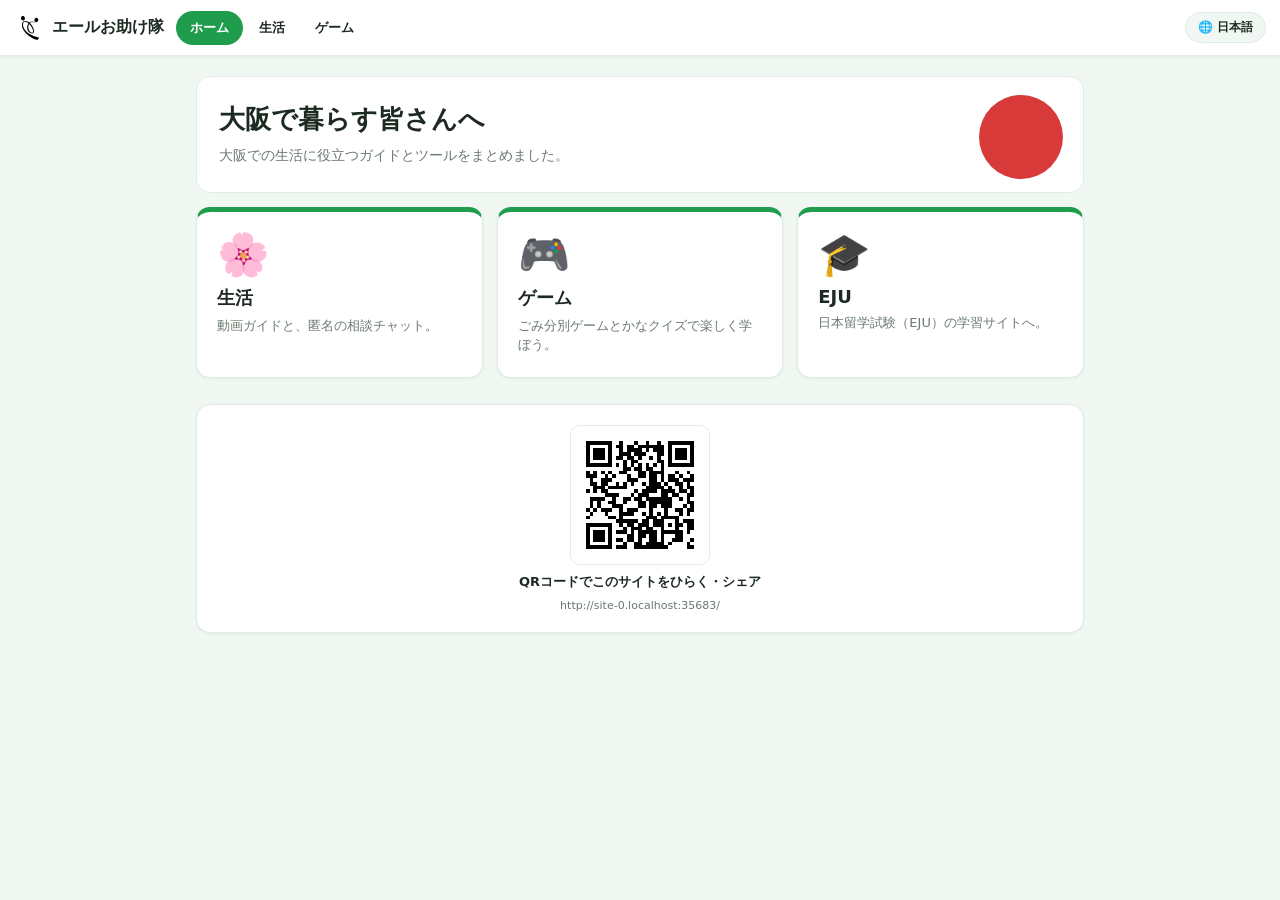
<file: index.html>
<!DOCTYPE html>
<html lang="ja">
<head>
<meta charset="UTF-8" />
<meta name="viewport" content="width=device-width, initial-scale=1.0, viewport-fit=cover" />
<title>エールお助け隊</title>
<link rel="icon" href="images/logo.svg" />
<link rel="stylesheet" href="styles.css" />
<style>
  /* White field with a red disc in the corner — Japanese-flag motif. */
  .hero {
    background: #ffffff;
    border: 1px solid var(--c-line);
    border-radius: var(--radius);
    padding: 26px 22px;
    margin-bottom: 14px;
    position: relative;
    overflow: hidden;
  }
  .hero::after {
    content: '';
    position: absolute;
    top: 18px; right: 20px;
    width: 84px; height: 84px;
    border-radius: 50%;
    background: var(--c-red);
  }
  .hero h1 { margin-bottom: 8px; max-width: calc(100% - 96px); }
  .hero .lead { margin-bottom: 0; font-size: 14px; max-width: calc(100% - 96px); }
  @media (max-width: 420px) {
    .hero::after { width: 60px; height: 60px; top: 16px; right: 16px; }
    .hero h1, .hero .lead { max-width: calc(100% - 72px); }
  }

  .cat-grid {
    display: grid;
    grid-template-columns: repeat(auto-fit, minmax(240px, 1fr));
    gap: 14px;
    margin-bottom: 8px;
  }
  .cat-card {
    background: var(--c-panel);
    border: 1px solid var(--c-line);
    border-radius: var(--radius);
    padding: 22px 20px;
    text-decoration: none;
    color: var(--c-text);
    box-shadow: var(--shadow-sm);
    transition: transform 0.15s ease, box-shadow 0.15s ease;
    display: flex;
    flex-direction: column;
    gap: 6px;
    border-top: 5px solid var(--c-accent);
  }
  .cat-card:hover { transform: translateY(-4px); box-shadow: var(--shadow-md); }
  .cat-card.soon { border-top-color: var(--c-red); opacity: 0.92; }
  .cat-icon { font-size: 42px; line-height: 1; margin-bottom: 4px; }
  .cat-card h3 { font-size: 18px; font-weight: 800; }
  .cat-card p { font-size: 13px; color: var(--c-muted); line-height: 1.5; }
  .cat-badge {
    align-self: flex-start;
    margin-top: 4px;
    font-size: 11px;
    font-weight: 700;
    color: var(--c-red);
    background: var(--c-red-soft);
    border-radius: 999px;
    padding: 2px 10px;
  }
</style>
</head>
<body>

<header class="site-header">
  <a href="index.html" class="site-brand">
    <img src="images/logo.svg" class="site-logo" alt="" />
    <span class="site-brand-text">エールお助け隊</span>
  </a>
  <nav class="site-nav">
    <a href="index.html" class="nav-link" data-page="home"  data-nav="home">ホーム</a>
    <a href="daily.html" class="nav-link" data-page="daily" data-nav="daily">生活</a>
    <a href="games.html" class="nav-link" data-page="games" data-nav="games">ゲーム</a>
  </nav>
  <button class="site-lang-toggle" type="button">🌐 日本語</button>
</header>

<main class="page">
  <section class="hero">
    <h1 id="heroTitle">大阪で暮らす皆さんへ</h1>
    <p class="lead" id="heroLead">大阪での生活に役立つガイドとツールをまとめました。</p>
  </section>

  <section class="cat-grid">
    <a href="daily.html" class="cat-card">
      <div class="cat-icon">🌸</div>
      <h3 id="catDailyT">生活</h3>
      <p id="catDailyD">動画ガイドと、匿名の相談チャット。</p>
    </a>
    <a href="games.html" class="cat-card">
      <div class="cat-icon">🎮</div>
      <h3 id="catGamesT">ゲーム</h3>
      <p id="catGamesD">ごみ分別ゲームとかなクイズで楽しく学ぼう。</p>
    </a>
    <a href="https://ejuhelp.onrender.com/" class="cat-card">
      <div class="cat-icon">🎓</div>
      <h3 id="catEjuT">EJU</h3>
      <p id="catEjuD">日本留学試験（EJU）の学習サイトへ。</p>
    </a>
  </section>

  <!-- Scan-to-open QR (encodes this site's own URL at runtime) -->
  <section class="qr-card">
    <div class="qr-box" id="qrBox"></div>
    <p class="qr-label" id="qrLabel">QRコードでこのサイトをひらく・シェア</p>
    <p class="qr-url" id="qrUrl"></p>
  </section>

</main>

<script src="common.js"></script>
<script src="qr.js"></script>
<script>
(() => {
  'use strict';
  const HOME_I18N = {
    ja: { heroTitle:'大阪で暮らす皆さんへ', heroLead:'大阪での生活に役立つガイドとツールをまとめました。',
      catDailyT:'生活', catDailyD:'動画ガイドと、匿名の相談チャット。',
      catGamesT:'ゲーム', catGamesD:'ごみ分別ゲームとかなクイズで楽しく学ぼう。',
      qrLabel:'QRコードでこのサイトをひらく・シェア',
      catEjuT:'EJU', catEjuD:'日本留学試験（EJU）の学習サイトへ。' },
    en: { heroTitle:'Welcome to life in Osaka', heroLead:'Guides and tools to help with daily life in Osaka.',
      catDailyT:'Daily Life', catDailyD:'Video guides and an anonymous help chat.',
      catGamesT:'Games', catGamesD:'Learn through the trash-sorting game and kana quiz.',
      qrLabel:'Scan to open or share this site',
      catEjuT:'EJU', catEjuD:'Study site for the EJU (Examination for Japanese University Admission).' },
    zh: { heroTitle:'欢迎在大阪生活', heroLead:'为在大阪生活的人士整理的实用指南和工具。',
      catDailyT:'日常生活', catDailyD:'视频指南与匿名咨询聊天。',
      catGamesT:'游戏', catGamesD:'通过垃圾分类游戏和假名测验快乐学习。',
      qrLabel:'扫码打开或分享本网站',
      catEjuT:'EJU', catEjuD:'前往日本留学考试（EJU）学习网站。' },
    ko: { heroTitle:'오사카에서의 생활을 응원합니다', heroLead:'오사카 생활에 도움이 되는 가이드와 도구 모음입니다.',
      catDailyT:'생활', catDailyD:'동영상 가이드와 익명 상담 채팅.',
      catGamesT:'게임', catGamesD:'쓰레기 분리 게임과 가나 퀴즈로 즐겁게 배우기.',
      qrLabel:'QR코드로 이 사이트 열기·공유',
      catEjuT:'EJU', catEjuD:'일본 유학 시험(EJU) 학습 사이트로 이동.' },
    my: { heroTitle:'အိုဆာကာတွင် နေထိုင်ကြသူများအတွက်', heroLead:'အိုဆာကာတွင် နေထိုင်ရာ၌ အသုံးဝင်သော လမ်းညွှန်များနှင့် ကိရိယာများ။',
      catDailyT:'နေ့စဉ်ဘဝ', catDailyD:'ဗီဒီယိုလမ်းညွှန်နှင့် အမည်ဝှက်အကူအညီ ချက်တင်။',
      catGamesT:'ဂိမ်းများ', catGamesD:'အမှိုက်ခွဲခြားဂိမ်းနှင့် ကာနာပဟေဠိဖြင့် ပျော်ရွှင်စွာ လေ့လာပါ။',
      qrLabel:'ဤဆိုက်ကိုဖွင့်ရန်/မျှဝေရန် QR ကုဒ်ကို စကင်ဖတ်ပါ',
      catEjuT:'EJU', catEjuD:'EJU (ဂျပန်တက္ကသိုလ်ဝင်ခွင့်စာမေးပွဲ) လေ့လာရေးဆိုက်သို့။' },
    vi: { heroTitle:'Chào mừng đến với cuộc sống ở Osaka', heroLead:'Các hướng dẫn và công cụ giúp ích cho cuộc sống ở Osaka.',
      catDailyT:'Đời sống', catDailyD:'Video hướng dẫn và chat hỗ trợ ẩn danh.',
      catGamesT:'Trò chơi', catGamesD:'Học qua trò chơi phân loại rác và trắc nghiệm kana.',
      qrLabel:'Quét mã QR để mở hoặc chia sẻ trang này',
      catEjuT:'EJU', catEjuD:'Đến trang học luyện thi EJU (kỳ thi du học Nhật Bản).' },
  };
  function applyHome() {
    const L = HOME_I18N[getLang()] || HOME_I18N.ja;
    for (const k in L) { const el = document.getElementById(k); if (el) el.textContent = L[k]; }
  }
  function refresh() { applySiteHeader('home'); applyHome(); }
  refresh();
  setupLangToggle(refresh);

  // QR code pointing at this site (whatever domain it is deployed on)
  try {
    const url = (location.origin && location.origin !== 'null')
      ? location.origin + location.pathname.replace(/index\.html$/, '')
      : location.href;
    document.getElementById('qrBox').innerHTML = makeQrSvg(url, 140);
    document.getElementById('qrUrl').textContent = url;
  } catch (e) { console.warn('qr', e); }
})();
</script>
</body>
</html>
</file>
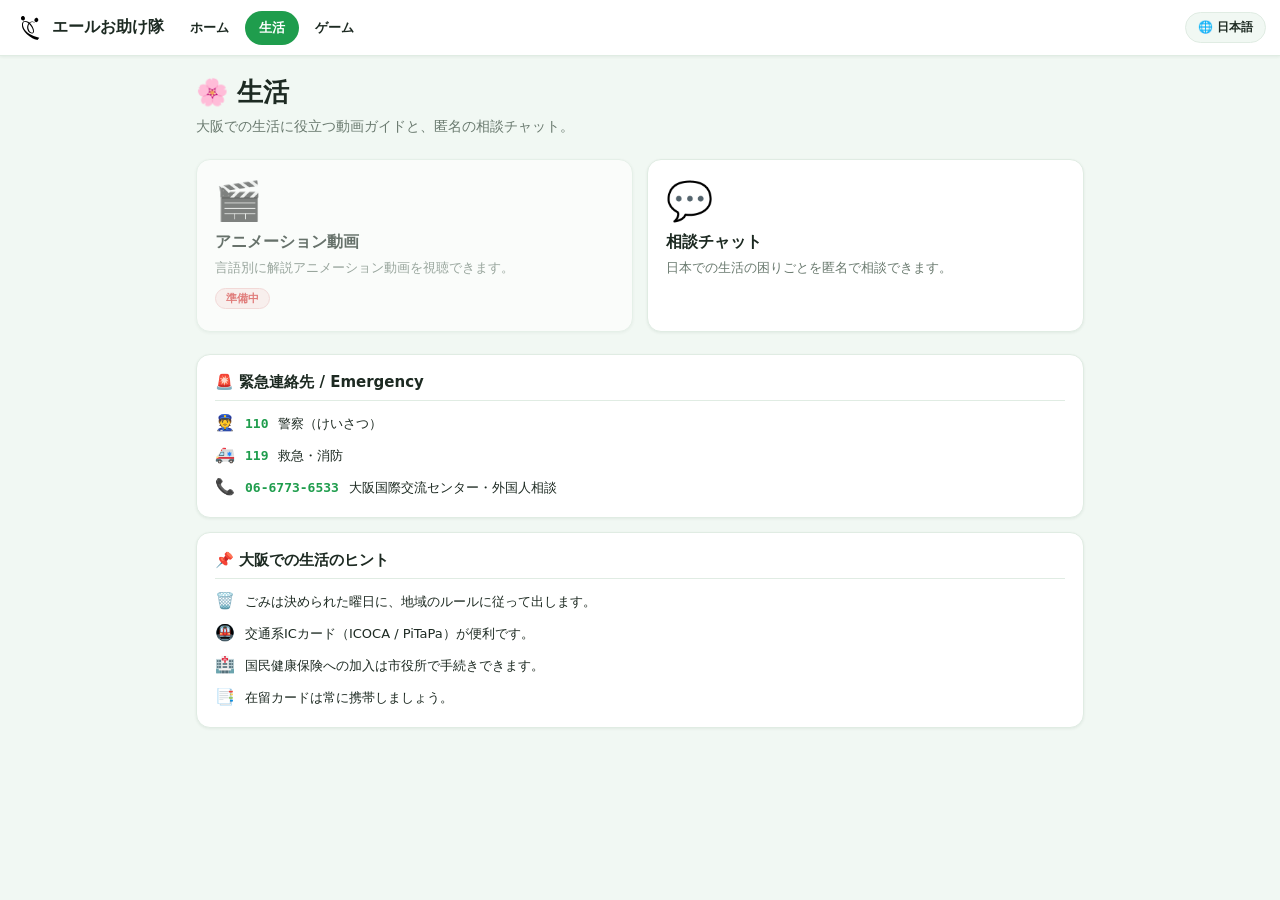
<file: daily.html>
<!DOCTYPE html>
<html lang="ja">
<head>
<meta charset="UTF-8" />
<meta name="viewport" content="width=device-width, initial-scale=1.0, viewport-fit=cover" />
<title>生活 / Daily Life — エールお助け隊</title>
<link rel="icon" href="images/logo.svg" />
<link rel="stylesheet" href="styles.css" />
</head>
<body>

<header class="site-header">
  <a href="index.html" class="site-brand">
    <img src="images/logo.svg" class="site-logo" alt="" />
    <span class="site-brand-text">エールお助け隊</span>
  </a>
  <nav class="site-nav">
    <a href="index.html" class="nav-link" data-page="home"  data-nav="home">ホーム</a>
    <a href="daily.html" class="nav-link" data-page="daily" data-nav="daily">生活</a>
    <a href="games.html" class="nav-link" data-page="games" data-nav="games">ゲーム</a>
  </nav>
  <button class="site-lang-toggle" type="button">🌐 日本語</button>
</header>

<main class="page">
  <h1 id="pageTitle">🌸 生活</h1>
  <p class="lead" id="pageLead">大阪での生活に役立つ動画ガイドと、匿名の相談チャット。</p>

  <section class="feature-grid">
    <!-- Videos temporarily disabled — restore the <a href="videos.html">
         wrapper (and remove the redirect in videos.html) to re-enable. -->
    <div class="feature-card disabled">
      <div class="feature-icon">🎬</div>
      <h3 id="cardVideosT">アニメーション動画</h3>
      <p  id="cardVideosD">言語別に解説アニメーション動画を視聴できます。</p>
      <span class="soon-badge" id="soonBadge">準備中</span>
    </div>
    <a href="contact.html" class="feature-card">
      <div class="feature-icon">💬</div>
      <h3 id="cardContactT">相談チャット</h3>
      <p  id="cardContactD">日本での生活の困りごとを匿名で相談できます。</p>
    </a>
  </section>

  <section class="info-card">
    <h3 id="infoTitle">🚨 緊急連絡先 / Emergency</h3>
    <ul>
      <li><span class="icon">👮</span><span class="num">110</span> <span id="info110">警察（けいさつ）</span></li>
      <li><span class="icon">🚑</span><span class="num">119</span> <span id="info119">救急・消防</span></li>
      <li><span class="icon">📞</span><span class="num">06-6773-6533</span> <span id="infoOsaka">大阪国際交流センター・外国人相談</span></li>
    </ul>
  </section>

  <section class="info-card">
    <h3 id="tipsTitle">📌 大阪での生活のヒント</h3>
    <ul>
      <li><span class="icon">🗑️</span><span id="tip1">ごみは決められた曜日に、地域のルールに従って出します。</span></li>
      <li><span class="icon">🚇</span><span id="tip2">交通系ICカード（ICOCA / PiTaPa）が便利です。</span></li>
      <li><span class="icon">🏥</span><span id="tip3">国民健康保険への加入は市役所で手続きできます。</span></li>
      <li><span class="icon">📑</span><span id="tip4">在留カードは常に携帯しましょう。</span></li>
    </ul>
  </section>

</main>

<script src="common.js"></script>
<script>
(() => {
  'use strict';
  const I18N = {
    ja: { pageTitle:'🌸 生活', pageLead:'大阪での生活に役立つ動画ガイドと、匿名の相談チャット。',
      soonBadge:'準備中', cardVideosT:'アニメーション動画', cardVideosD:'言語別に解説アニメーション動画を視聴できます。',
      cardContactT:'相談チャット', cardContactD:'日本での生活の困りごとを匿名で相談できます。',
      infoTitle:'🚨 緊急連絡先 / Emergency', info110:'警察（けいさつ）', info119:'救急・消防', infoOsaka:'大阪国際交流センター・外国人相談',
      tipsTitle:'📌 大阪での生活のヒント', tip1:'ごみは決められた曜日に、地域のルールに従って出します。', tip2:'交通系ICカード（ICOCA / PiTaPa）が便利です。', tip3:'国民健康保険への加入は市役所で手続きできます。', tip4:'在留カードは常に携帯しましょう。' },
    en: { pageTitle:'🌸 Daily Life', pageLead:'Video guides for life in Osaka, plus an anonymous help chat.',
      soonBadge:'Coming soon', cardVideosT:'Animation Videos', cardVideosD:'Watch explanation videos organized by language.',
      cardContactT:'Contact', cardContactD:'Message us anonymously about life in Japan.',
      infoTitle:'🚨 Emergency contacts', info110:'Police', info119:'Ambulance / Fire', infoOsaka:'Osaka International House — foreign resident hotline',
      tipsTitle:'📌 Living tips', tip1:'Put out trash on the scheduled day per your district’s rules.', tip2:'IC transit cards (ICOCA / PiTaPa) make getting around easier.', tip3:'Sign up for National Health Insurance at the ward office.', tip4:'Always carry your Residence Card (在留カード).' },
    zh: { pageTitle:'🌸 日常生活', pageLead:'大阪生活的视频指南，以及匿名咨询聊天。',
      soonBadge:'敬请期待', cardVideosT:'动画视频', cardVideosD:'按语言观看解说动画视频。',
      cardContactT:'咨询', cardContactD:'就在日本生活的困难匿名向我们咨询。',
      infoTitle:'🚨 紧急联系电话', info110:'警察', info119:'救护车 / 消防', infoOsaka:'大阪国际交流中心・外国人咨询',
      tipsTitle:'📌 生活小贴士', tip1:'请按所在地区的规则在指定日期投放垃圾。', tip2:'交通 IC 卡 (ICOCA / PiTaPa) 出行非常方便。', tip3:'可以在区役所办理国民健康保险。', tip4:'请随身携带在留卡。' },
    ko: { pageTitle:'🌸 생활', pageLead:'오사카 생활 동영상 가이드와 익명 상담 채팅.',
      soonBadge:'준비 중', cardVideosT:'애니메이션 동영상', cardVideosD:'언어별 설명 동영상을 시청할 수 있습니다.',
      cardContactT:'상담', cardContactD:'일본 생활의 어려움을 익명으로 상담하세요.',
      infoTitle:'🚨 긴급 연락처', info110:'경찰', info119:'구급・소방', infoOsaka:'오사카 국제교류센터・외국인 상담',
      tipsTitle:'📌 생활 팁', tip1:'쓰레기는 지역 규칙에 따라 지정된 요일에 배출하세요.', tip2:'교통 IC 카드(ICOCA / PiTaPa)가 매우 편리합니다.', tip3:'국민건강보험 가입은 구청에서 신청할 수 있습니다.', tip4:'재류 카드는 항상 휴대하세요.' },
    my: { pageTitle:'🌸 နေ့စဉ်ဘဝ', pageLead:'အိုဆာကာဘဝအတွက် ဗီဒီယိုလမ်းညွှန်နှင့် အမည်ဝှက်အကူအညီ ချက်တင်။',
      soonBadge:'ပြင်ဆင်ဆဲ', cardVideosT:'အန်နီမေးရှင်း ဗီဒီယို', cardVideosD:'ဘာသာစကားအလိုက် ရှင်းပြ ဗီဒီယိုများ ကြည့်ရှုနိုင်သည်။',
      cardContactT:'ဆက်သွယ်ရန်', cardContactD:'ဂျပန်ဘဝအခက်အခဲများကို အမည်ဝှက်ဖြင့် ဆက်သွယ်ပါ။',
      infoTitle:'🚨 အရေးပေါ်ဆက်သွယ်ရန်', info110:'ရဲ', info119:'အရေးပေါ်/မီးသတ်', infoOsaka:'အိုဆာကာ နိုင်ငံတကာစင်တာ၊ နိုင်ငံခြားသား အကြံပေး',
      tipsTitle:'📌 နေထိုင်ရေး အကြံပေးချက်များ', tip1:'အမှိုက်ကို သတ်မှတ်ထားသောနေ့တွင်သာ ထုတ်ပါ။', tip2:'ပို့ဆောင်ရေး IC ကတ် (ICOCA / PiTaPa) အဆင်ပြေသည်။', tip3:'ကျန်းမာရေးအာမခံကို ခရိုင်ရုံးတွင် လျှောက်နိုင်သည်။', tip4:'နေထိုင်ခွင့်ကတ်ကို အမြဲဆောင်ထားပါ။' },
    vi: { pageTitle:'🌸 Đời sống', pageLead:'Video hướng dẫn cuộc sống ở Osaka và chat hỗ trợ ẩn danh.',
      soonBadge:'Sắp có', cardVideosT:'Video hoạt hình', cardVideosD:'Xem video giải thích theo từng ngôn ngữ.',
      cardContactT:'Liên hệ', cardContactD:'Nhắn cho chúng tôi ẩn danh về cuộc sống ở Nhật.',
      infoTitle:'🚨 Liên hệ khẩn cấp', info110:'Cảnh sát', info119:'Cấp cứu / Cứu hỏa', infoOsaka:'Trung tâm quốc tế Osaka — đường dây cho người nước ngoài',
      tipsTitle:'📌 Mẹo sinh sống', tip1:'Đổ rác đúng ngày quy định theo khu vực của bạn.', tip2:'Thẻ IC giao thông (ICOCA / PiTaPa) rất tiện lợi.', tip3:'Đăng ký bảo hiểm y tế quốc dân tại văn phòng quận.', tip4:'Luôn mang theo Thẻ cư trú (在留カード).' },
  };
  function apply() {
    const L = I18N[getLang()] || I18N.ja;
    for (const k in L) { const el = document.getElementById(k); if (el) el.textContent = L[k]; }
  }
  function refresh() { applySiteHeader('daily'); apply(); }
  refresh();
  setupLangToggle(refresh);
})();
</script>
</body>
</html>
</file>
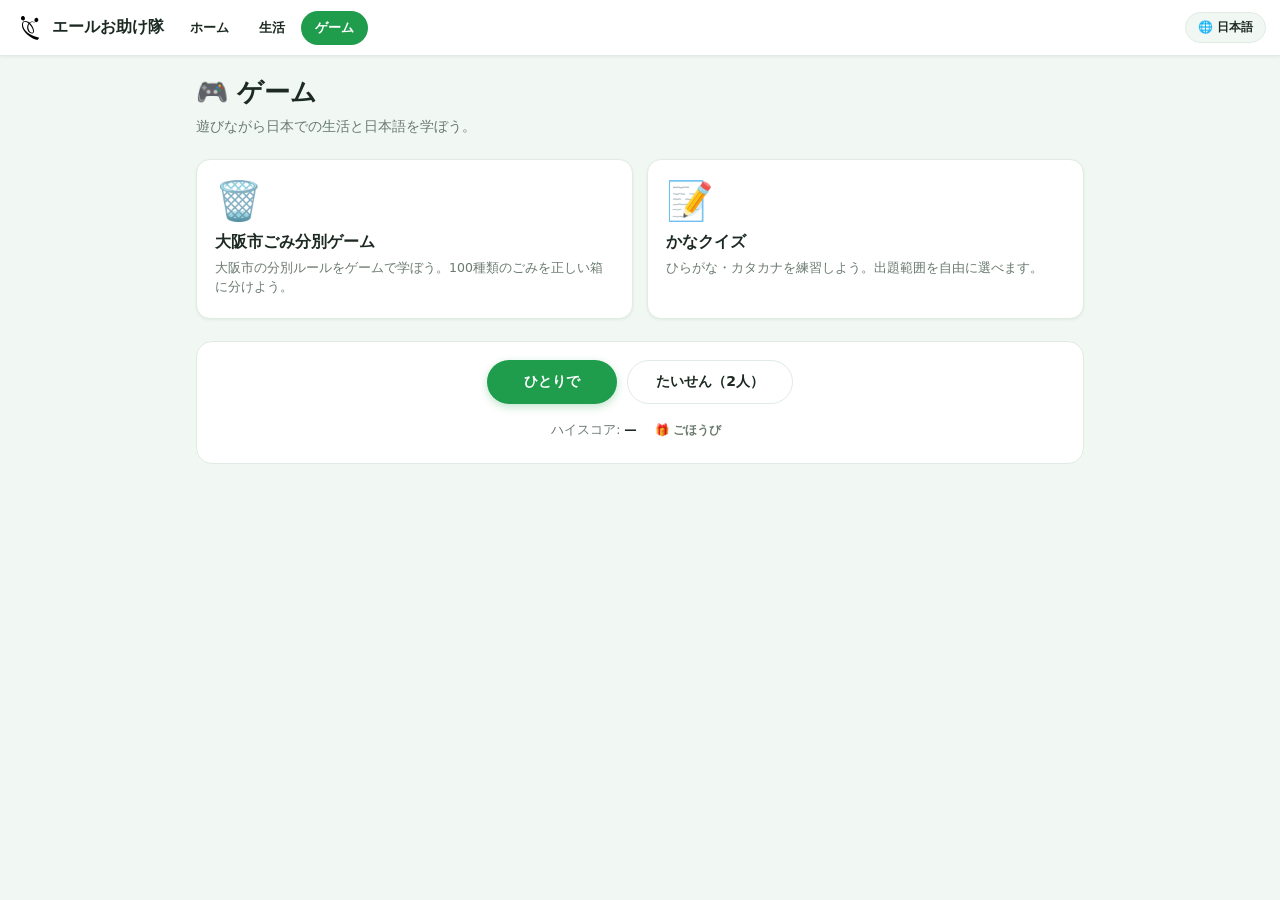
<file: game.html>
<!DOCTYPE html>
<html lang="ja">
<head>
<meta charset="UTF-8" />
<meta name="viewport" content="width=device-width, initial-scale=1.0, maximum-scale=1.0, user-scalable=no, viewport-fit=cover" />
<title>🗑️ 大阪市ごみ分別ゲーム — エールお助け隊</title>
<link rel="icon" href="data:image/svg+xml,<svg xmlns=%22http://www.w3.org/2000/svg%22 viewBox=%220 0 100 100%22><text y=%22.9em%22 font-size=%2290%22>🗑️</text></svg>" />
<link rel="stylesheet" href="styles.css" />
<style>
  /* Game-specific overrides on top of the shared site styles */
  html, body { overflow: hidden; }
  body {
    user-select: none;
    -webkit-user-select: none;
    touch-action: none;
    overscroll-behavior: none;
    display: flex;
    flex-direction: column;
    height: 100dvh;
  }

  .site-header { flex-shrink: 0; }

  .app {
    position: relative;
    display: flex;
    flex-direction: column;
    flex: 1;
    min-height: 0;
    width: 100%;
    max-width: 760px;
    margin: 0 auto;
    padding: 8px;
    gap: 8px;
  }

  /* Header */
  .header {
    display: flex;
    justify-content: space-between;
    align-items: center;
    background: var(--c-panel);
    padding: 10px 14px;
    border-radius: var(--radius);
    box-shadow: var(--shadow-sm);
    gap: 8px;
  }
  .title {
    font-size: 15px;
    font-weight: 700;
    line-height: 1.2;
    flex: 1;
    min-width: 0;
  }
  .title .sub {
    display: block;
    font-size: 10px;
    color: var(--c-muted);
    font-weight: 400;
    margin-top: 2px;
  }
  .lang-toggle {
    background: var(--c-bg);
    border: 1px solid var(--c-line);
    border-radius: 999px;
    padding: 5px 10px;
    font-size: 12px;
    font-weight: 600;
    cursor: pointer;
    color: var(--c-text);
    font-family: inherit;
    white-space: nowrap;
  }
  .lang-toggle:hover { background: var(--c-bg); }

  .stats { display: flex; gap: 10px; }
  .stat {
    display: flex;
    flex-direction: column;
    align-items: center;
    min-width: 44px;
  }
  .stat-label { font-size: 9px; color: var(--c-muted); letter-spacing: 0.5px; }
  .stat-value { font-size: 18px; font-weight: 700; line-height: 1.2; }
  .stat-value.lives { font-size: 13px; letter-spacing: 1px; }

  /* Play area */
  .play-area {
    flex: 1;
    background: radial-gradient(circle at 50% 44%, #ffffff 0%, #eef7f0 100%);
    border-radius: var(--radius);
    box-shadow: var(--shadow-sm);
    position: relative;
    overflow: hidden;
    min-height: 300px;
  }
  .hint {
    position: absolute;
    top: 14px;
    left: 50%;
    transform: translateX(-50%);
    color: var(--c-muted);
    font-size: 12px;
    text-align: center;
    padding: 5px 14px;
    background: var(--c-bg);
    border-radius: 999px;
    pointer-events: none;
    transition: opacity 0.2s ease;
    white-space: nowrap;
    max-width: 90%;
    overflow: hidden;
    text-overflow: ellipsis;
  }
  .streak-badge {
    position: absolute;
    top: 14px;
    right: 14px;
    background: var(--c-accent-soft);
    color: var(--c-accent);
    font-size: 12px;
    font-weight: 700;
    padding: 4px 10px;
    border-radius: 999px;
    border: 1px solid #cdebd6;
    opacity: 0;
    transform: scale(0.6);
    transition: all 0.2s ease;
    pointer-events: none;
  }
  .streak-badge.show { opacity: 1; transform: scale(1); }

  /* Game items (multiple, growing) */
  .gitem {
    position: absolute;
    background: white;
    border: 2px solid var(--c-line);
    border-radius: 18px;
    box-shadow: var(--shadow-md);
    display: flex;
    flex-direction: column;
    align-items: center;
    justify-content: center;
    cursor: grab;
    z-index: 50;
    touch-action: none;
    will-change: left, top, width, height, transform;
    overflow: hidden;
    user-select: none;
  }
  .gitem.dragging {
    cursor: grabbing;
    box-shadow: var(--shadow-lg);
    border-color: var(--c-accent);
    z-index: 80;
  }
  .gitem.danger {
    border-color: var(--c-red);
    box-shadow: 0 0 0 3px rgba(216,58,58,0.18), var(--shadow-md);
  }
  .gitem-icon { line-height: 1; pointer-events: none; }
  .gitem-name {
    font-weight: 700;
    text-align: center;
    pointer-events: none;
    color: #444;
    line-height: 1.15;
    padding: 0 4px;
    max-width: 100%;
    overflow: hidden;
    text-overflow: ellipsis;
    white-space: nowrap;
  }
  .gitem.spawn  { animation: gitemSpawn 0.3s ease-out; }
  .gitem.shake  { animation: gitemShake 0.16s ease-in-out infinite; }
  .gitem.explode { animation: gitemExplode 0.42s ease-out forwards; }
  @keyframes gitemSpawn {
    from { transform: scale(0.2); opacity: 0; }
    to   { transform: scale(1);   opacity: 1; }
  }
  @keyframes gitemShake {
    0%,100% { transform: translate(0,0) rotate(0deg); }
    25%     { transform: translate(-5px,3px) rotate(-4deg); }
    75%     { transform: translate(5px,-3px) rotate(4deg); }
  }
  @keyframes gitemExplode {
    0%   { transform: scale(1); opacity: 1; }
    100% { transform: scale(1.9); opacity: 0; }
  }
  .play-area.flash { animation: redFlash 0.4s ease; }
  @keyframes redFlash {
    0%,100% { background: radial-gradient(circle at 50% 44%, #ffffff 0%, #eef7f0 100%); }
    40%     { background: radial-gradient(circle at 50% 44%, #ffe3e3 0%, #ffd0d0 100%); }
  }

  /* Bins */
  .bins {
    display: grid;
    grid-template-columns: repeat(3, minmax(0, 1fr));
    gap: 8px;
  }
  .bin {
    background: var(--c-panel);
    border-radius: var(--radius);
    padding: 14px 6px 12px;
    box-shadow: var(--shadow-sm);
    border-top: 5px solid transparent;
    text-align: center;
    transition: transform 0.15s ease, box-shadow 0.15s ease;
    min-height: 132px;
    display: flex;
    flex-direction: column;
    align-items: center;
    justify-content: center;
    gap: 5px;
    position: relative;
    overflow: hidden;
  }
  .bin.burnable { border-top-color: var(--c-burnable); }
  .bin.recycle  { border-top-color: var(--c-recycle); }
  .bin.plastic  { border-top-color: var(--c-plastic); }
  .bin.hover { transform: translateY(-6px) scale(1.02); box-shadow: var(--shadow-md); }
  .bin.hover.burnable { background: #fff5f5; }
  .bin.hover.recycle  { background: #eef7f0; }
  .bin.hover.plastic  { background: #f0f6fc; }
  .bin-icon { font-size: 46px; line-height: 1; }
  .bin-name { font-size: 15px; font-weight: 800; color: #333; line-height: 1.2; }
  .bin-sub { font-size: 10.5px; color: var(--c-muted); line-height: 1.35; font-weight: 500; }

  /* Feedback */
  .feedback {
    position: absolute;
    top: 50%;
    left: 50%;
    transform: translate(-50%, -50%) scale(0.85);
    background: white;
    padding: 18px 22px;
    border-radius: var(--radius);
    box-shadow: var(--shadow-lg);
    text-align: center;
    z-index: 60;
    opacity: 0;
    pointer-events: none;
    transition: all 0.22s ease;
    max-width: calc(100% - 32px);
    width: 300px;
    border: 1px solid var(--c-line);
  }
  .feedback.show {
    transform: translate(-50%, -50%) scale(1);
    opacity: 1;
    pointer-events: auto;
  }
  .feedback-emoji { font-size: 40px; display: block; margin-bottom: 4px; line-height: 1; }
  .feedback-title { font-size: 18px; font-weight: 700; margin-bottom: 4px; }
  .feedback.correct .feedback-title { color: #2e7d32; }
  .feedback.wrong .feedback-title { color: #c62828; }
  .feedback-answer { font-size: 13px; color: #333; margin: 4px 0; line-height: 1.4; }
  .feedback-answer b { color: var(--c-accent); }
  .feedback-tip {
    font-size: 11px;
    color: var(--c-muted);
    line-height: 1.5;
    margin-top: 6px;
    padding-top: 6px;
    border-top: 1px dashed var(--c-line);
  }
  .points {
    display: inline-block;
    background: var(--c-accent-soft);
    color: var(--c-accent);
    font-weight: 700;
    padding: 2px 10px;
    border-radius: 999px;
    font-size: 12px;
    margin-top: 4px;
  }
  .feedback-btn {
    background: var(--c-accent);
    color: white;
    border: none;
    border-radius: 999px;
    padding: 9px 30px;
    font-size: 13px;
    font-weight: 700;
    cursor: pointer;
    margin-top: 12px;
    font-family: inherit;
    box-shadow: 0 3px 8px rgba(31, 157, 77, 0.3);
  }
  .feedback-btn:active { transform: translateY(1px); }

  /* Overlays */
  .overlay {
    position: absolute;
    inset: 0;
    background: rgba(241, 248, 243, 0.97);
    z-index: 100;
    display: flex;
    flex-direction: column;
    align-items: center;
    justify-content: flex-start;
    padding: 24px 20px;
    text-align: center;
    overflow-y: auto;
    backdrop-filter: blur(6px);
    -webkit-backdrop-filter: blur(6px);
  }
  .overlay.hidden { display: none; }

  .overlay h1 { font-size: 24px; margin-bottom: 6px; line-height: 1.3; }
  .overlay h2 { font-size: 22px; margin-bottom: 10px; line-height: 1.3; }
  .overlay .lead { font-size: 13px; color: #555; margin-bottom: 14px; max-width: 440px; line-height: 1.6; }
  .btn {
    background: var(--c-accent);
    color: white;
    border: none;
    border-radius: 999px;
    padding: 13px 38px;
    font-size: 16px;
    font-weight: 700;
    cursor: pointer;
    box-shadow: 0 4px 10px rgba(31, 157, 77, 0.3);
    font-family: inherit;
    transition: transform 0.1s ease, box-shadow 0.1s ease;
  }
  .btn:active { transform: translateY(2px); box-shadow: 0 2px 4px rgba(31, 157, 77, 0.3); }
  .btn.btn-ghost {
    background: var(--c-panel);
    color: var(--c-text);
    border: 1px solid var(--c-line);
    box-shadow: none;
  }

  .score-big {
    font-size: 52px;
    font-weight: 800;
    color: var(--c-accent);
    margin: 4px 0;
    line-height: 1;
  }
  .score-label { font-size: 11px; color: var(--c-muted); letter-spacing: 2px; }
  .rank { font-size: 20px; font-weight: 700; margin: 12px 0 8px; }
  .end-stats { display: flex; gap: 18px; margin: 8px 0 16px; color: #555; font-size: 12px; }
  .end-stats div b { color: #333; font-size: 16px; display: block; }

  /* Results: what you sorted right / wrong */
  .result-lists {
    width: 100%;
    max-width: 460px;
    margin: 4px 0 16px;
    display: flex;
    flex-direction: column;
    gap: 12px;
  }
  .result-group {
    background: var(--c-panel);
    border: 1px solid var(--c-line);
    border-radius: var(--radius);
    padding: 10px 12px;
    text-align: left;
  }
  .result-group h4 {
    font-size: 13px;
    font-weight: 800;
    margin-bottom: 8px;
    display: flex;
    align-items: center;
    gap: 6px;
  }
  .result-group.ok h4   { color: #1f9d4d; }
  .result-group.bad h4  { color: var(--c-red); }
  .result-chips { display: flex; flex-wrap: wrap; gap: 6px; }
  .result-chip {
    display: inline-flex;
    align-items: center;
    gap: 6px;
    border-radius: 999px;
    padding: 4px 10px 4px 8px;
    font-size: 12px;
    line-height: 1.2;
    border: 1px solid var(--c-line);
    background: var(--c-bg);
    max-width: 100%;
  }
  .result-group.ok  .result-chip { border-color: #bfe6cd; background: var(--c-accent-soft); }
  .result-group.bad .result-chip { border-color: #f3c9c9; background: var(--c-red-soft); }
  .result-chip .rc-ic { font-size: 16px; line-height: 1; flex-shrink: 0; }
  .result-chip .rc-nm { font-weight: 600; color: #333; white-space: nowrap; overflow: hidden; text-overflow: ellipsis; }
  .result-chip .rc-cat {
    font-size: 10px;
    color: var(--c-red);
    background: #fff;
    border-radius: 999px;
    padding: 1px 7px;
    border: 1px solid #f3c9c9;
    flex-shrink: 0;
  }
  .result-empty { font-size: 12px; color: var(--c-muted); }
  .footer-note {
    font-size: 10px;
    color: var(--c-muted);
    margin-top: 14px;
    line-height: 1.5;
    max-width: 380px;
  }

  @keyframes popIn {
    0%   { transform: scale(0.4); opacity: 0; }
    70%  { transform: scale(1.06); opacity: 1; }
    100% { transform: scale(1); }
  }
  .item.spawning { animation: popIn 0.32s ease-out; }

  @keyframes shake {
    0%, 100% { transform: translateX(0); }
    20%, 60% { transform: translateX(-6px); }
    40%, 80% { transform: translateX(6px); }
  }
  .play-area.shake { animation: shake 0.35s ease; }

  @media (max-width: 440px) {
    .item { width: 132px; height: 132px; }
    .item-icon { font-size: 70px; }
    .bin { min-height: 116px; }
    .bin-icon { font-size: 38px; }
    .bin-name { font-size: 13px; }
    .bin-sub { font-size: 9.5px; }
    .play-area::before { width: 180px; height: 180px; }
    .title { font-size: 13px; }
    .stat-value { font-size: 16px; }
  }

  .opp-hud {
    position: absolute;
    top: 12px; left: 50%;
    transform: translateX(-50%);
    display: flex; align-items: center; gap: 10px;
    background: var(--c-panel);
    border: 1px solid var(--c-line);
    border-radius: 999px;
    padding: 5px 14px;
    box-shadow: var(--shadow-sm);
    font-size: 13px;
    z-index: 40;
    max-width: 92%;
  }
  .opp-hud .opp-name { font-weight: 800; max-width: 120px; overflow: hidden; text-overflow: ellipsis; white-space: nowrap; }
  .opp-hud .opp-stat { color: var(--c-muted); font-size: 12px; }
  .opp-hud .opp-stat b { color: var(--c-text); }
  .opp-hud.dead { opacity: 0.6; }

</style>
</head>
<body>

<header class="site-header">
  <a href="index.html" class="site-brand">
    <img src="images/logo.svg" class="site-logo" alt="" />
    <span class="site-brand-text">エールお助け隊</span>
  </a>
  <nav class="site-nav">
    <a href="index.html" class="nav-link" data-page="home"  data-nav="home">ホーム</a>
    <a href="daily.html" class="nav-link" data-page="daily" data-nav="daily">生活</a>
    <a href="games.html" class="nav-link" data-page="games" data-nav="games">ゲーム</a>
  </nav>
  <button class="site-lang-toggle" type="button">🌐 日本語</button>
</header>

<div class="app" id="app">
  <header class="header">
    <div class="title">
      <span id="hdrTitle">🗑️ 大阪市ごみ分別ゲーム</span>
      <span class="sub" id="hdrSub">Osaka Trash Sorting</span>
    </div>
    <div class="stats">
      <div class="stat">
        <div class="stat-label" id="lblScore">スコア</div>
        <div class="stat-value" id="score">0</div>
      </div>
      <div class="stat">
        <div class="stat-label" id="lblRemaining">残り</div>
        <div class="stat-value" id="remaining">20</div>
      </div>
      <div class="stat">
        <div class="stat-label" id="lblLives">ライフ</div>
        <div class="stat-value lives" id="lives">❤️❤️❤️</div>
      </div>
    </div>
  </header>

  <main class="play-area" id="playArea">
    <div class="hint" id="hint">下のごみ箱にドラッグしてね</div>
    <div class="streak-badge" id="streakBadge"></div>
    <div class="opp-hud hidden" id="oppHud">
      <span class="opp-name" id="oppName">—</span>
      <span class="opp-stat">🏅 <b id="oppScore">0</b></span>
      <span class="opp-stat" id="oppLives">❤️❤️❤️</span>
    </div>
    <div class="feedback" id="feedback"></div>
  </main>

  <section class="bins">
    <div class="bin burnable" data-type="burnable">
      <div class="bin-icon">🔥</div>
      <div class="bin-name" id="binName_burnable">普通ごみ</div>
      <div class="bin-sub" id="binSub_burnable">生ごみ・紙くず<br>革・木くず・おむつ</div>
    </div>
    <div class="bin recycle" data-type="recycle">
      <div class="bin-icon">♻️</div>
      <div class="bin-name" id="binName_recycle">資源ごみ</div>
      <div class="bin-sub" id="binSub_recycle">空き缶・空きびん<br>ペットボトル</div>
    </div>
    <div class="bin plastic" data-type="plastic">
      <div class="bin-icon">🛍️</div>
      <div class="bin-name" id="binName_plastic">容器包装プラスチック</div>
      <div class="bin-sub" id="binSub_plastic">プラマーク付きの<br>容器・包装</div>
    </div>
  </section>

  <!-- Versus lobby overlay — players arrive here from the games page -->
  <div class="overlay hidden" id="lobbyOverlay">
    <h2 id="vsTitle">🆚 たいせん</h2>
    <div id="vsLobby">
      <div class="vs-code-show">
        <span id="vsCodeLabel">合言葉</span>
        <div class="vs-code-imgs" id="vsCodeShow"></div>
      </div>
      <div class="vs-players" id="vsPlayers"></div>
      <button class="btn hidden" id="vsStartBtn">スタート</button>
      <p class="vs-waiting" id="vsWaiting"></p>
    </div>
    <p class="vs-status" id="vsStatus"></p>
    <button class="btn btn-ghost" id="vsBackBtn">← もどる</button>
    <p class="footer-note hidden" id="vsUnavailable"></p>
  </div>

  <!-- End overlay -->
  <div class="overlay hidden" id="endOverlay">
    <h2 id="endTitle"></h2>
    <div class="score-label" id="endScoreLabel">SCORE</div>
    <div class="score-big" id="finalScore">0</div>
    <div class="rank" id="rank"></div>
    <div class="hs-row" id="hsLine"></div>
    <div class="end-stats">
      <div><span id="endLblCorrect"></span><b id="endCorrect">0</b></div>
      <div><span id="endLblWrong"></span><b id="endWrong">0</b></div>
      <div><span id="endLblStreak"></span><b id="endStreak">0</b></div>
    </div>
    <div class="vs-result hidden" id="vsResult"></div>
    <p class="lead" id="endMessage"></p>
    <div class="result-lists" id="resultLists"></div>
    <button class="btn" id="restartBtn">もう一度</button>
  </div>
</div>

<script>
(() => {
  'use strict';

  // ============ Languages ============
  const LANGS = [
    { code: 'ja', name: '日本語' },
    { code: 'en', name: 'English' },
    { code: 'zh', name: '中文' },
    { code: 'ko', name: '한국어' },
    { code: 'my', name: 'မြန်မာ' },
    { code: 'vi', name: 'Tiếng Việt' },
  ];

  // ============ Reasons (shared tips per category/scenario) ============
  // Order: ja, en, zh, ko, my, vi
  const REASONS = {
    kitchen: {
      ja: '生ごみは水気を切ってから普通ごみへ。',
      en: 'Drain kitchen waste and put it in burnable trash.',
      zh: '厨余沥干水分后投入普通垃圾。',
      ko: '음식물 쓰레기는 물기를 빼고 일반 쓰레기로.',
      my: 'အစားအသောက်အကြွင်းကို ရေစစ်ပြီး ပုံမှန်အမှိုက်ထဲ ထည့်ပါ။',
      vi: 'Rác bếp vắt khô nước rồi bỏ vào rác thông thường.',
    },
    leather: {
      ja: '革・ゴム製品は普通ごみへ。',
      en: 'Leather and rubber items go in burnable trash.',
      zh: '皮革和橡胶制品属于普通垃圾。',
      ko: '가죽·고무 제품은 일반 쓰레기.',
      my: 'သားရေနှင့်ရာဘာပစ္စည်းသည် ပုံမှန်အမှိုက်။',
      vi: 'Đồ da và cao su là rác thông thường.',
    },
    no_pla_mark: {
      ja: 'プラマークが無いプラ製品は普通ごみへ。',
      en: 'Plastic without the プラ mark goes in burnable trash.',
      zh: '无プラ标志的塑料属于普通垃圾。',
      ko: 'プラ 마크가 없는 플라스틱은 일반 쓰레기.',
      my: 'プラ အမှတ်မပါသော ပလပ်စတစ်သည် ပုံမှန်အမှိုက်။',
      vi: 'Nhựa không có dấu プラ là rác thông thường.',
    },
    paper_burnable: {
      ja: '加工・汚れた紙はリサイクル不可、普通ごみへ。',
      en: 'Coated or soiled paper cannot be recycled — burnable trash.',
      zh: '加工或弄脏的纸不可回收，属于普通垃圾。',
      ko: '코팅·오염된 종이는 재활용 불가, 일반 쓰레기.',
      my: 'အပေါ်ယံပိုးပြီး၊ ညစ်ပတ်နေသောစက္ကူသည် ပုံမှန်အမှိုက်။',
      vi: 'Giấy tráng phủ hoặc bẩn không tái chế — rác thông thường.',
    },
    small_wood: {
      ja: '小さな木製品は普通ごみへ。',
      en: 'Small wooden items go in burnable trash.',
      zh: '小型木制品属于普通垃圾。',
      ko: '작은 목제품은 일반 쓰레기.',
      my: 'သစ်သားပစ္စည်းငယ်များသည် ပုံမှန်အမှိုက်။',
      vi: 'Đồ gỗ nhỏ là rác thông thường.',
    },
    misc_burnable: {
      ja: '普通ごみに分類されます。',
      en: 'This belongs in burnable / general trash.',
      zh: '属于普通（可燃）垃圾。',
      ko: '일반 쓰레기로 분류됩니다.',
      my: 'ပုံမှန်အမှိုက်အဖြစ် ခွဲခြားသည်။',
      vi: 'Thuộc rác thông thường (rác cháy được).',
    },
    broken_glass: {
      ja: '割れた陶器・ガラスは紙で包んで普通ごみへ。',
      en: 'Wrap broken ceramics or glass in paper, then burnable trash.',
      zh: '破碎陶瓷或玻璃用纸包好后投入普通垃圾。',
      ko: '깨진 도자기·유리는 종이로 싸서 일반 쓰레기.',
      my: 'ကွဲသွားသည့်ဖန်/အိုးခွက်ကို စက္ကူဖြင့်ထုပ်ပြီး ပုံမှန်အမှိုက်ထဲ။',
      vi: 'Gói gốm/thủy tinh vỡ trong giấy rồi bỏ vào rác thông thường.',
    },
    bulb: {
      ja: '蛍光灯や電球は紙で包んで普通ごみへ。',
      en: 'Wrap bulbs and tubes in paper, then burnable trash.',
      zh: '灯泡和荧光灯管用纸包好后投入普通垃圾。',
      ko: '전구·형광등은 종이로 싸서 일반 쓰레기.',
      my: 'မီးသီးနှင့်မီးချောင်းကို စက္ကူဖြင့်ထုပ်ပြီး ပုံမှန်အမှိုက်ထဲ။',
      vi: 'Gói bóng đèn/đèn huỳnh quang trong giấy rồi bỏ vào rác thông thường.',
    },
    can: {
      ja: '中を軽くすすいで資源ごみへ。',
      en: 'Rinse and put in recyclables (cans / bottles / PET).',
      zh: '内部冲洗后投入资源垃圾。',
      ko: '안을 헹군 뒤 자원 쓰레기로.',
      my: 'အတွင်းပိုင်းကို ဆေးကြောပြီး အရင်းအမြစ်အမှိုက်ထဲ။',
      vi: 'Rửa sạch bên trong rồi bỏ vào rác tài nguyên.',
    },
    glass_bottle: {
      ja: 'キャップを外して中をすすぎ、資源ごみへ。',
      en: 'Remove the cap, rinse, then put in recyclables.',
      zh: '取下瓶盖、清洗后投入资源垃圾。',
      ko: '뚜껑을 빼고 헹군 뒤 자원 쓰레기로.',
      my: 'အဖုံးကို ဖြုတ်ပြီး ဆေးကြောကာ အရင်းအမြစ်အမှိုက်ထဲ။',
      vi: 'Tháo nắp, rửa sạch rồi bỏ vào rác tài nguyên.',
    },
    pet_bottle: {
      ja: 'キャップとラベルを外し、中をすすいで資源ごみへ。',
      en: 'Remove cap and label, rinse, then put in recyclables.',
      zh: '取下瓶盖和标签、冲洗后投入资源垃圾。',
      ko: '뚜껑과 라벨을 떼고 헹군 뒤 자원 쓰레기로.',
      my: 'အဖုံးနှင့်တံဆိပ်ကို ဖြုတ်ပြီး ဆေးကြောကာ အရင်းအမြစ်အမှိုက်ထဲ။',
      vi: 'Tháo nắp và nhãn, rửa sạch rồi bỏ vào rác tài nguyên.',
    },
    plastic_bag: {
      ja: 'プラマーク付きの袋は容器包装プラスチックへ。',
      en: 'Bags with the プラ mark go in plastic packaging.',
      zh: '带プラ标志的袋子属于容器包装塑料。',
      ko: 'プラ 마크 봉지는 용기 포장 플라스틱.',
      my: 'プラ အမှတ်ပါ အိတ်များသည် ထုပ်ပိုးပလပ်စတစ်။',
      vi: 'Túi có dấu プラ là nhựa bao bì.',
    },
    plastic_container: {
      ja: '中を軽くすすいで容器包装プラスチックへ。',
      en: 'Rinse and put in plastic packaging.',
      zh: '冲洗后投入容器包装塑料。',
      ko: '안을 헹군 뒤 용기 포장 플라스틱.',
      my: 'အတွင်းပိုင်းကို ဆေးကြောပြီး ထုပ်ပိုးပလပ်စတစ်ထဲ။',
      vi: 'Rửa sạch rồi bỏ vào nhựa bao bì.',
    },
    plastic_tray: {
      ja: '食品トレイは容器包装プラスチックへ。',
      en: 'Food trays go in plastic packaging.',
      zh: '食品托盘属于容器包装塑料。',
      ko: '식품 트레이는 용기 포장 플라스틱.',
      my: 'အစားအသောက်ဗန်းသည် ထုပ်ပိုးပလပ်စတစ်။',
      vi: 'Khay thực phẩm là nhựa bao bì.',
    },
    plastic_packaging: {
      ja: 'プラマーク付きの包装は容器包装プラスチックへ。',
      en: 'Packaging with the プラ mark goes in plastic packaging.',
      zh: '带プラ标志的包装属于容器包装塑料。',
      ko: 'プラ 마크 포장은 용기 포장 플라스틱.',
      my: 'プラ အမှတ်ပါ ထုပ်ပိုးသည် ထုပ်ပိုးပလပ်စတစ်။',
      vi: 'Bao bì có dấu プラ là nhựa bao bì.',
    },
    pet_cap_label: {
      ja: 'ペットボトルのキャップやラベルは容器包装プラスチックへ。',
      en: 'PET bottle caps and labels go in plastic packaging.',
      zh: '宝特瓶盖与标签属于容器包装塑料。',
      ko: '페트병 뚜껑과 라벨은 용기 포장 플라스틱.',
      my: 'PET ပုလင်းအဖုံးနှင့်တံဆိပ်သည် ထုပ်ပိုးပလပ်စတစ်။',
      vi: 'Nắp và nhãn chai PET là nhựa bao bì.',
    },
    styrofoam: {
      ja: '発泡スチロール・緩衝材は容器包装プラスチックへ。',
      en: 'Styrofoam and bubble wrap go in plastic packaging.',
      zh: '泡沫塑料和气泡膜属于容器包装塑料。',
      ko: '스티로폼·뽁뽁이는 용기 포장 플라스틱.',
      my: 'ဖော့ပလပ်စတစ်နှင့်လေပူဖော်ပ်ပလပ်စတစ်သည် ထုပ်ပိုးပလပ်စတစ်။',
      vi: 'Xốp và màng bóng khí là nhựa bao bì.',
    },
  };

  // ============ 100 trash items (Osaka City rules) ============
  // i = icon, t = type, r = reason key, n = name in each language
  const ITEMS = [
    // ----- 普通ごみ (burnable) — 40 items -----
    { i:'🍌', t:'burnable', r:'kitchen', n:{ja:'バナナの皮', en:'Banana peel', zh:'香蕉皮', ko:'바나나 껍질', my:'ငှက်ပျောသီးအခွံ', vi:'Vỏ chuối'} },
    { i:'🍎', t:'burnable', r:'kitchen', n:{ja:'りんごの芯', en:'Apple core', zh:'苹果核', ko:'사과 속심', my:'ပန်းသီးအတွင်းသား', vi:'Lõi táo'} },
    { i:'🍗', t:'burnable', r:'kitchen', n:{ja:'鶏の骨', en:'Chicken bone', zh:'鸡骨头', ko:'닭 뼈', my:'ကြက်အရိုး', vi:'Xương gà'} },
    { i:'🐟', t:'burnable', r:'kitchen', n:{ja:'魚の骨', en:'Fish bone', zh:'鱼骨', ko:'생선 뼈', my:'ငါးအရိုး', vi:'Xương cá'} },
    { i:'🥚', t:'burnable', r:'kitchen', n:{ja:'卵の殻', en:'Eggshell', zh:'蛋壳', ko:'달걀 껍질', my:'ဥခွံ', vi:'Vỏ trứng'} },
    { i:'🫖', t:'burnable', r:'kitchen', n:{ja:'お茶の出がらし', en:'Used tea leaves', zh:'茶叶渣', ko:'차 찌꺼기', my:'လက်ဖက်ရည်အကြွင်း', vi:'Bã trà'} },
    { i:'☕', t:'burnable', r:'kitchen', n:{ja:'コーヒーかす', en:'Coffee grounds', zh:'咖啡渣', ko:'커피 찌꺼기', my:'ကော်ဖီအကြွင်း', vi:'Bã cà phê'} },
    { i:'🥬', t:'burnable', r:'kitchen', n:{ja:'野菜くず', en:'Vegetable scraps', zh:'蔬菜残渣', ko:'채소 부스러기', my:'ဟင်းသီးဟင်းရွက်အကြွင်း', vi:'Rau vụn'} },
    { i:'🍞', t:'burnable', r:'kitchen', n:{ja:'パンの耳', en:'Bread crust', zh:'面包边', ko:'빵 가장자리', my:'ပေါင်မုန့်အနား', vi:'Vỏ bánh mì'} },
    { i:'🚬', t:'burnable', r:'misc_burnable', n:{ja:'たばこの吸い殻', en:'Cigarette butt', zh:'烟头', ko:'담배꽁초', my:'ဆေးလိပ်တိုက်', vi:'Đầu lọc thuốc lá'} },
    { i:'🧻', t:'burnable', r:'paper_burnable', n:{ja:'使用済みティッシュ', en:'Used tissue', zh:'用过的纸巾', ko:'사용한 휴지', my:'သုံးပြီးတစ်ရှူး', vi:'Khăn giấy đã dùng'} },
    { i:'👶', t:'burnable', r:'misc_burnable', n:{ja:'紙おむつ', en:'Disposable diaper', zh:'纸尿裤', ko:'종이 기저귀', my:'သေးထိန်းအဝတ်', vi:'Tã giấy'} },
    { i:'🩹', t:'burnable', r:'misc_burnable', n:{ja:'生理用品', en:'Sanitary products', zh:'卫生用品', ko:'생리용품', my:'အမျိုးသမီးသုံးပစ္စည်း', vi:'Sản phẩm vệ sinh phụ nữ'} },
    { i:'😷', t:'burnable', r:'misc_burnable', n:{ja:'使い捨てマスク', en:'Disposable mask', zh:'一次性口罩', ko:'일회용 마스크', my:'တစ်ခါသုံးနှာခေါင်းစည်း', vi:'Khẩu trang dùng một lần'} },
    { i:'👞', t:'burnable', r:'leather', n:{ja:'革靴', en:'Leather shoes', zh:'皮鞋', ko:'가죽 구두', my:'သားရေဖိနပ်', vi:'Giày da'} },
    { i:'👜', t:'burnable', r:'leather', n:{ja:'革のバッグ', en:'Leather bag', zh:'皮包', ko:'가죽 가방', my:'သားရေအိတ်', vi:'Túi da'} },
    { i:'🧤', t:'burnable', r:'leather', n:{ja:'ゴム手袋', en:'Rubber gloves', zh:'橡胶手套', ko:'고무 장갑', my:'ရာဘာလက်အိတ်', vi:'Găng tay cao su'} },
    { i:'⚪', t:'burnable', r:'leather', n:{ja:'輪ゴム', en:'Rubber band', zh:'橡皮筋', ko:'고무줄', my:'ရာဘာကြိုး', vi:'Dây thun'} },
    { i:'💿', t:'burnable', r:'misc_burnable', n:{ja:'CD・DVD', en:'CD / DVD', zh:'CD/DVD 光盘', ko:'CD・DVD', my:'CD/DVD ပြားများ', vi:'CD / DVD'} },
    { i:'📼', t:'burnable', r:'misc_burnable', n:{ja:'カセットテープ', en:'Cassette tape', zh:'盒式录音带', ko:'카세트테이프', my:'ကက်ဆက်တိပ်', vi:'Băng cassette'} },
    { i:'📹', t:'burnable', r:'misc_burnable', n:{ja:'ビデオテープ', en:'VHS tape', zh:'录像带', ko:'비디오테이프', my:'ဗီဒီယိုတိပ်', vi:'Băng video'} },
    { i:'🖼️', t:'burnable', r:'misc_burnable', n:{ja:'写真', en:'Photograph', zh:'照片', ko:'사진', my:'ဓာတ်ပုံ', vi:'Ảnh chụp'} },
    { i:'🧸', t:'burnable', r:'misc_burnable', n:{ja:'ぬいぐるみ', en:'Stuffed toy', zh:'毛绒玩具', ko:'봉제 인형', my:'အရုပ်ပျော့', vi:'Thú nhồi bông'} },
    { i:'✏️', t:'burnable', r:'small_wood', n:{ja:'鉛筆', en:'Pencil', zh:'铅笔', ko:'연필', my:'ခဲတံ', vi:'Bút chì'} },
    { i:'🥢', t:'burnable', r:'small_wood', n:{ja:'割り箸', en:'Disposable chopsticks', zh:'一次性筷子', ko:'일회용 젓가락', my:'တစ်ခါသုံးတူ', vi:'Đũa dùng một lần'} },
    { i:'🍢', t:'burnable', r:'small_wood', n:{ja:'焼き鳥の串', en:'Yakitori skewer', zh:'烤串竹签', ko:'대나무 꼬치', my:'ဝါးတံ', vi:'Que xiên nướng'} },
    { i:'🪵', t:'burnable', r:'small_wood', n:{ja:'木の枝', en:'Tree branch', zh:'树枝', ko:'나뭇가지', my:'သစ်ကိုင်း', vi:'Cành cây'} },
    { i:'🖍️', t:'burnable', r:'misc_burnable', n:{ja:'クレヨン', en:'Crayon', zh:'蜡笔', ko:'크레용', my:'ဖယောင်းချောင်း', vi:'Bút sáp'} },
    { i:'🪥', t:'burnable', r:'no_pla_mark', n:{ja:'歯ブラシ', en:'Toothbrush', zh:'牙刷', ko:'칫솔', my:'သွားတိုက်တံ', vi:'Bàn chải đánh răng'} },
    { i:'🖊️', t:'burnable', r:'no_pla_mark', n:{ja:'ボールペン', en:'Ballpoint pen', zh:'圆珠笔', ko:'볼펜', my:'ဘောပင်', vi:'Bút bi'} },
    { i:'🥤', t:'burnable', r:'no_pla_mark', n:{ja:'ストロー', en:'Drinking straw', zh:'吸管', ko:'빨대', my:'ဖျော်ရည်စုပ်တံ', vi:'Ống hút'} },
    { i:'🔥', t:'burnable', r:'misc_burnable', n:{ja:'ライター（使い切り）', en:'Used lighter', zh:'用完的打火机', ko:'다 쓴 라이터', my:'ကုန်ပြီးမီးခြစ်လိုက်တာ', vi:'Bật lửa đã hết ga'} },
    { i:'🪒', t:'burnable', r:'misc_burnable', n:{ja:'カミソリ', en:'Razor', zh:'剃须刀', ko:'면도기', my:'မုတ်ဆိတ်ရိတ်စက်', vi:'Dao cạo'} },
    { i:'🍶', t:'burnable', r:'broken_glass', n:{ja:'割れた陶器', en:'Broken ceramics', zh:'破碎陶器', ko:'깨진 도자기', my:'ကွဲသွားသည့်အိုးခွက်', vi:'Đồ gốm vỡ'} },
    { i:'🥃', t:'burnable', r:'broken_glass', n:{ja:'割れたガラスのコップ', en:'Broken glass cup', zh:'破碎玻璃杯', ko:'깨진 유리컵', my:'ကွဲသွားသည့်ဖန်ခွက်', vi:'Cốc thủy tinh vỡ'} },
    { i:'💡', t:'burnable', r:'bulb', n:{ja:'蛍光灯', en:'Fluorescent tube', zh:'荧光灯管', ko:'형광등', my:'ပလပ်စပ်မီးချောင်း', vi:'Đèn huỳnh quang'} },
    { i:'💡', t:'burnable', r:'bulb', n:{ja:'電球', en:'Light bulb', zh:'灯泡', ko:'전구', my:'မီးသီး', vi:'Bóng đèn'} },
    { i:'🧾', t:'burnable', r:'paper_burnable', n:{ja:'レシート', en:'Receipt', zh:'收据', ko:'영수증', my:'ပြေစာ', vi:'Hóa đơn'} },
    { i:'🥤', t:'burnable', r:'paper_burnable', n:{ja:'紙コップ', en:'Paper cup', zh:'纸杯', ko:'종이컵', my:'စက္ကူခွက်', vi:'Cốc giấy'} },
    { i:'🧯', t:'burnable', r:'misc_burnable', n:{ja:'使い捨てカイロ', en:'Disposable hand warmer', zh:'一次性暖宝宝', ko:'일회용 핫팩', my:'တစ်ခါသုံးနွေးချောင်း', vi:'Túi giữ nhiệt dùng một lần'} },

    // ----- 資源ごみ (recycle) — 22 items -----
    { i:'🥫', t:'recycle', r:'can', n:{ja:'アルミ缶', en:'Aluminum can', zh:'铝罐', ko:'알루미늄 캔', my:'အလူမီနီယံဘူး', vi:'Lon nhôm'} },
    { i:'🥫', t:'recycle', r:'can', n:{ja:'スチール缶', en:'Steel can', zh:'钢罐', ko:'스틸 캔', my:'သံဘူး', vi:'Lon thép'} },
    { i:'🧃', t:'recycle', r:'can', n:{ja:'ジュースの缶', en:'Juice can', zh:'果汁罐', ko:'주스 캔', my:'ဖျော်ရည်ဘူး', vi:'Lon nước trái cây'} },
    { i:'🍺', t:'recycle', r:'can', n:{ja:'ビールの缶', en:'Beer can', zh:'啤酒罐', ko:'맥주 캔', my:'ဘီယာဘူး', vi:'Lon bia'} },
    { i:'🍵', t:'recycle', r:'can', n:{ja:'お茶の缶', en:'Tea can', zh:'茶饮料罐', ko:'차 캔', my:'လက်ဖက်ရည်ဘူး', vi:'Lon trà'} },
    { i:'☕', t:'recycle', r:'can', n:{ja:'コーヒーの缶', en:'Coffee can', zh:'咖啡罐', ko:'커피 캔', my:'ကော်ဖီဘူး', vi:'Lon cà phê'} },
    { i:'🐟', t:'recycle', r:'can', n:{ja:'ツナ缶', en:'Tuna can', zh:'金枪鱼罐头', ko:'참치 캔', my:'တူနာငါးဘူး', vi:'Lon cá ngừ'} },
    { i:'🍅', t:'recycle', r:'can', n:{ja:'トマト缶', en:'Tomato can', zh:'番茄罐头', ko:'토마토 캔', my:'ခရမ်းချဉ်သီးဘူး', vi:'Lon cà chua'} },
    { i:'🍶', t:'recycle', r:'glass_bottle', n:{ja:'ガラスびん', en:'Glass bottle', zh:'玻璃瓶', ko:'유리병', my:'ဖန်ပုလင်း', vi:'Chai thủy tinh'} },
    { i:'🍺', t:'recycle', r:'glass_bottle', n:{ja:'ビールびん', en:'Beer bottle', zh:'啤酒瓶', ko:'맥주병', my:'ဘီယာပုလင်း', vi:'Chai bia'} },
    { i:'🍷', t:'recycle', r:'glass_bottle', n:{ja:'ワインのびん', en:'Wine bottle', zh:'葡萄酒瓶', ko:'와인 병', my:'ဝိုင်ပုလင်း', vi:'Chai rượu vang'} },
    { i:'🍶', t:'recycle', r:'glass_bottle', n:{ja:'日本酒のびん', en:'Sake bottle', zh:'清酒瓶', ko:'사케 병', my:'ဆာကေပုလင်း', vi:'Chai rượu sake'} },
    { i:'🍯', t:'recycle', r:'glass_bottle', n:{ja:'ジャムのびん', en:'Jam jar', zh:'果酱瓶', ko:'잼 병', my:'ဂျမ်းပုလင်း', vi:'Hũ mứt'} },
    { i:'🍯', t:'recycle', r:'glass_bottle', n:{ja:'はちみつのびん', en:'Honey jar', zh:'蜂蜜瓶', ko:'꿀병', my:'ပျားရည်ပုလင်း', vi:'Hũ mật ong'} },
    { i:'🥃', t:'recycle', r:'glass_bottle', n:{ja:'ウイスキーのびん', en:'Whiskey bottle', zh:'威士忌瓶', ko:'위스키 병', my:'ဝီစကီပုလင်း', vi:'Chai whisky'} },
    { i:'🍶', t:'recycle', r:'glass_bottle', n:{ja:'醤油のびん（ガラス）', en:'Soy sauce bottle (glass)', zh:'酱油瓶（玻璃）', ko:'간장 병(유리)', my:'ပဲငံပြာရည်ဖန်ပုလင်း', vi:'Chai nước tương thủy tinh'} },
    { i:'💧', t:'recycle', r:'pet_bottle', n:{ja:'水のペットボトル', en:'Water PET bottle', zh:'矿泉水瓶', ko:'생수 페트병', my:'ရေသန့်ပလပ်စတစ်ပုလင်း', vi:'Chai nước PET'} },
    { i:'🍵', t:'recycle', r:'pet_bottle', n:{ja:'お茶のペットボトル', en:'Tea PET bottle', zh:'茶饮料瓶', ko:'차 페트병', my:'လက်ဖက်ရည်ပလပ်စတစ်ပုလင်း', vi:'Chai trà PET'} },
    { i:'🧃', t:'recycle', r:'pet_bottle', n:{ja:'ジュースのペットボトル', en:'Juice PET bottle', zh:'果汁瓶', ko:'주스 페트병', my:'ဖျော်ရည်ပလပ်စတစ်ပုလင်း', vi:'Chai nước trái cây PET'} },
    { i:'🏃', t:'recycle', r:'pet_bottle', n:{ja:'スポーツドリンク', en:'Sports drink bottle', zh:'运动饮料瓶', ko:'스포츠 음료 페트병', my:'အားကစားဖျော်ရည်ပုလင်း', vi:'Chai nước thể thao PET'} },
    { i:'🥤', t:'recycle', r:'pet_bottle', n:{ja:'炭酸飲料のペットボトル', en:'Soda PET bottle', zh:'汽水瓶', ko:'탄산음료 페트병', my:'အာရက်ပါသောဖျော်ရည်ပုလင်း', vi:'Chai nước có ga PET'} },
    { i:'🧂', t:'recycle', r:'pet_bottle', n:{ja:'醤油のペットボトル', en:'Soy sauce PET bottle', zh:'酱油瓶（塑料）', ko:'간장 페트병', my:'ပဲငံပြာရည်ပလပ်စတစ်ပုလင်း', vi:'Chai nước tương PET'} },

    // ----- 容器包装プラスチック (plastic) — 38 items -----
    { i:'🛍️', t:'plastic', r:'plastic_bag', n:{ja:'レジ袋', en:'Shopping bag', zh:'塑料购物袋', ko:'비닐봉지', my:'ပလပ်စတစ်အိတ်', vi:'Túi nilon'} },
    { i:'🍞', t:'plastic', r:'plastic_bag', n:{ja:'パンの袋', en:'Bread bag', zh:'面包袋', ko:'빵 봉지', my:'ပေါင်မုန့်အိတ်', vi:'Túi bánh mì'} },
    { i:'🍫', t:'plastic', r:'plastic_bag', n:{ja:'お菓子の袋', en:'Snack bag', zh:'零食袋', ko:'과자 봉지', my:'မုန့်အိတ်', vi:'Túi bánh kẹo'} },
    { i:'🧊', t:'plastic', r:'plastic_bag', n:{ja:'冷凍食品の袋', en:'Frozen food bag', zh:'冷冻食品袋', ko:'냉동식품 봉지', my:'အအေးခံအစားအစာအိတ်', vi:'Túi thực phẩm đông lạnh'} },
    { i:'🍜', t:'plastic', r:'plastic_bag', n:{ja:'インスタント麺の袋', en:'Instant noodle bag', zh:'方便面袋', ko:'라면 봉지', my:'ခေါက်ဆွဲခြောက်အိတ်', vi:'Túi mì ăn liền'} },
    { i:'🍚', t:'plastic', r:'plastic_bag', n:{ja:'米袋', en:'Rice bag', zh:'米袋', ko:'쌀 봉지', my:'ဆန်အိတ်', vi:'Túi gạo'} },
    { i:'🍬', t:'plastic', r:'plastic_packaging', n:{ja:'キャンディの包み', en:'Candy wrapper', zh:'糖果包装纸', ko:'사탕 포장지', my:'သကြားလုံးထုပ်', vi:'Giấy gói kẹo'} },
    { i:'🥚', t:'plastic', r:'plastic_container', n:{ja:'卵のパック', en:'Egg carton (plastic)', zh:'鸡蛋盒（塑料）', ko:'달걀 팩', my:'ဥထုပ်ပိုး', vi:'Hộp trứng nhựa'} },
    { i:'🍱', t:'plastic', r:'plastic_container', n:{ja:'弁当の容器', en:'Bento container', zh:'便当盒', ko:'도시락 용기', my:'ထမင်းဘူး', vi:'Hộp cơm hộp'} },
    { i:'🍜', t:'plastic', r:'plastic_container', n:{ja:'カップ麺の容器', en:'Cup noodle container', zh:'杯面容器', ko:'컵라면 용기', my:'ခွက်ခေါက်ဆွဲဘူး', vi:'Cốc mì ly'} },
    { i:'🍦', t:'plastic', r:'plastic_container', n:{ja:'ヨーグルトのカップ', en:'Yogurt cup', zh:'酸奶杯', ko:'요거트 컵', my:'ဒိန်ချဉ်ခွက်', vi:'Cốc sữa chua'} },
    { i:'🍮', t:'plastic', r:'plastic_container', n:{ja:'プリンのカップ', en:'Pudding cup', zh:'布丁杯', ko:'푸딩 컵', my:'ပူတင်းခွက်', vi:'Cốc pudding'} },
    { i:'🍨', t:'plastic', r:'plastic_container', n:{ja:'アイスクリームのカップ', en:'Ice cream cup', zh:'冰淇淋杯', ko:'아이스크림 컵', my:'ရေခဲမုန့်ခွက်', vi:'Cốc kem'} },
    { i:'🥡', t:'plastic', r:'plastic_container', n:{ja:'豆腐の容器', en:'Tofu container', zh:'豆腐盒', ko:'두부 용기', my:'တိုဖူးဘူး', vi:'Hộp đậu phụ'} },
    { i:'🫘', t:'plastic', r:'plastic_container', n:{ja:'納豆の容器', en:'Natto container', zh:'纳豆盒', ko:'낫토 용기', my:'နတ်တိုဘူး', vi:'Hộp natto'} },
    { i:'🧈', t:'plastic', r:'plastic_container', n:{ja:'マーガリンの容器', en:'Margarine tub', zh:'人造黄油盒', ko:'마가린 통', my:'မာဂျရင်းဘူး', vi:'Hộp bơ thực vật'} },
    { i:'🍇', t:'plastic', r:'plastic_container', n:{ja:'ゼリーの容器', en:'Jelly cup', zh:'果冻杯', ko:'젤리 컵', my:'ဂျယ်လီခွက်', vi:'Cốc thạch'} },
    { i:'🔘', t:'plastic', r:'pet_cap_label', n:{ja:'ペットボトルのフタ', en:'PET bottle cap', zh:'宝特瓶盖', ko:'페트병 뚜껑', my:'PET ပုလင်းအဖုံး', vi:'Nắp chai PET'} },
    { i:'🏷️', t:'plastic', r:'pet_cap_label', n:{ja:'ペットボトルのラベル', en:'PET bottle label', zh:'宝特瓶标签', ko:'페트병 라벨', my:'PET ပုလင်းတံဆိပ်', vi:'Nhãn chai PET'} },
    { i:'🥩', t:'plastic', r:'plastic_tray', n:{ja:'肉のトレイ', en:'Meat tray', zh:'肉品托盘', ko:'고기 트레이', my:'အသားဗန်း', vi:'Khay thịt'} },
    { i:'🍣', t:'plastic', r:'plastic_tray', n:{ja:'刺身のトレイ', en:'Sashimi tray', zh:'生鱼片托盘', ko:'사시미 트레이', my:'ငါးစိမ်းဗန်း', vi:'Khay sashimi'} },
    { i:'🍱', t:'plastic', r:'plastic_tray', n:{ja:'食品トレイ', en:'Food tray', zh:'食品托盘', ko:'식품 트레이', my:'အစားအသောက်ဗန်း', vi:'Khay thực phẩm'} },
    { i:'📦', t:'plastic', r:'plastic_tray', n:{ja:'弁当の透明な蓋', en:'Clear bento lid', zh:'便当透明盖', ko:'도시락 투명 뚜껑', my:'ထမင်းဘူးအဖုံးကြည်', vi:'Nắp trong hộp cơm'} },
    { i:'🧴', t:'plastic', r:'plastic_container', n:{ja:'シャンプーボトル', en:'Shampoo bottle', zh:'洗发水瓶', ko:'샴푸 통', my:'ခေါင်းလျှော်ရည်ပုလင်း', vi:'Chai dầu gội'} },
    { i:'🧴', t:'plastic', r:'plastic_container', n:{ja:'リンスのボトル', en:'Conditioner bottle', zh:'护发素瓶', ko:'컨디셔너 통', my:'ဆံပင်ပျော့ဖျော်ရည်ပုလင်း', vi:'Chai dầu xả'} },
    { i:'🧼', t:'plastic', r:'plastic_container', n:{ja:'洗剤のボトル', en:'Detergent bottle', zh:'洗涤剂瓶', ko:'세제 통', my:'ဆပ်ပြာရည်ပုလင်း', vi:'Chai nước giặt'} },
    { i:'🧴', t:'plastic', r:'plastic_container', n:{ja:'漂白剤のボトル', en:'Bleach bottle', zh:'漂白剂瓶', ko:'표백제 통', my:'အရောင်ချွတ်ဆေးပုလင်း', vi:'Chai thuốc tẩy'} },
    { i:'🍅', t:'plastic', r:'plastic_container', n:{ja:'ケチャップのボトル', en:'Ketchup bottle', zh:'番茄酱瓶', ko:'케첩 통', my:'ခရမ်းချဉ်ဆော့စ်ပုလင်း', vi:'Chai tương cà'} },
    { i:'🥚', t:'plastic', r:'plastic_container', n:{ja:'マヨネーズのボトル', en:'Mayonnaise bottle', zh:'蛋黄酱瓶', ko:'마요네즈 통', my:'မေယိုနိစ်ပုလင်း', vi:'Chai sốt mayonnaise'} },
    { i:'🧴', t:'plastic', r:'plastic_container', n:{ja:'ハンドソープのボトル', en:'Hand soap bottle', zh:'洗手液瓶', ko:'핸드워시 통', my:'လက်ဆေးဆပ်ပြာရည်ပုလင်း', vi:'Chai nước rửa tay'} },
    { i:'🌶️', t:'plastic', r:'plastic_container', n:{ja:'ソースのボトル', en:'Sauce bottle', zh:'酱料瓶', ko:'소스 통', my:'ဆော့စ်ပုလင်း', vi:'Chai nước sốt'} },
    { i:'💄', t:'plastic', r:'plastic_container', n:{ja:'化粧品の容器', en:'Cosmetic container', zh:'化妆品瓶', ko:'화장품 용기', my:'အလှကုန်ဘူး', vi:'Hộp mỹ phẩm'} },
    { i:'🦷', t:'plastic', r:'plastic_container', n:{ja:'歯磨き粉のチューブ', en:'Toothpaste tube', zh:'牙膏管', ko:'치약 튜브', my:'သွားတိုက်ဆေးပြွန်', vi:'Tuýp kem đánh răng'} },
    { i:'🫧', t:'plastic', r:'styrofoam', n:{ja:'緩衝材（プチプチ）', en:'Bubble wrap', zh:'气泡膜', ko:'뽁뽁이', my:'လေပူဖော်ပ်ပလပ်စတစ်', vi:'Màng xốp hơi'} },
    { i:'⬜', t:'plastic', r:'styrofoam', n:{ja:'発泡スチロール', en:'Styrofoam', zh:'泡沫塑料', ko:'스티로폼', my:'ဖော့ပလပ်စတစ်', vi:'Xốp'} },
    { i:'🧀', t:'plastic', r:'plastic_packaging', n:{ja:'チーズの個包装', en:'Cheese wrapper', zh:'奶酪独立包装', ko:'치즈 낱개 포장', my:'ချိစ်တစ်ထုပ်ချင်း', vi:'Bao bì phô mai lẻ'} },
    { i:'🥓', t:'plastic', r:'plastic_packaging', n:{ja:'ハムのパッケージ', en:'Ham packaging', zh:'火腿包装', ko:'햄 포장', my:'ဝက်ပေါင်ခြောက်ထုပ်', vi:'Bao bì giăm bông'} },
    { i:'🌾', t:'plastic', r:'plastic_bag', n:{ja:'ふりかけの袋', en:'Furikake bag', zh:'拌饭料袋', ko:'후리카케 봉지', my:'ဖူရိကာကဲအိတ်', vi:'Túi gia vị rắc cơm'} },
  ];

  // ============ I18N UI strings ============
  const I18N = {
    ja: {
      title: '🗑️ 大阪市ごみ分別ゲーム', sub: 'Osaka Trash Sorting',
      score: 'スコア', remaining: '残り', lives: 'ライフ',
      hint: '下のごみ箱にドラッグしてね',
      streak: (n) => `🔥 連続正解 ×${n}`,
      bin: {
        burnable: { name: '普通ごみ', sub: '生ごみ・紙くず<br>革・木くず・おむつ' },
        recycle:  { name: '資源ごみ', sub: '空き缶・空きびん<br>ペットボトル' },
        plastic:  { name: '容器包装プラスチック', sub: 'プラマーク付きの<br>容器・包装' },
      },
      typeLabel: {
        burnable: '普通ごみ',
        recycle:  '資源ごみ（缶・びん・ペットボトル）',
        plastic:  '容器包装プラスチック',
      },
      start: {
        lead: '大阪市の分別ルールに従って、ごみを正しいごみ箱にドラッグしよう！',
        rulesTitle: '🚮 大阪市のごみの種類',
        rules: [
          { tagKey: 'burnable', tagText: '普通ごみ', body: '週2回｜生ごみ・紙くず・革・ゴム・小さな木くず・おむつ・CDなど' },
          { tagKey: 'recycle',  tagText: '資源ごみ', body: '週1回｜空き缶・空きびん・ペットボトル（中身をすすぐ）' },
          { tagKey: 'plastic',  tagText: '容器包装プラスチック', body: '週1回｜プラマーク♻️の付いた容器や包装' },
        ],
        challenge: 'ごみは時間とともに大きくなり、大きくなりすぎると爆発します。爆発する前に分別しよう！ライフは3つ。',
        btn: 'スタート',
        note: '※ 本ゲームは大阪市環境局の家庭ごみ分別ルールに基づいています。実際の分別は最新の公式情報をご確認ください。',
      },
      fb: {
        correct: '正解！', wrong: '不正解…',
        is: (name, type) => `${name}は<b>${type}</b>`,
        isWrong: (name, type) => `${name}は<b>${type}</b>です`,
      },
      end: {
        scoreLabel: 'SCORE',
        correct: '正解', wrong: '不正解', maxStreak: '最高連続',
        gameOver: '💔 ゲームオーバー', clear: '🎊 全問クリア！',
        ranks: { master: '🏆 ごみ分別マスター', gold: '🥇 上級者', silver: '🥈 中級者', bronze: '🥉 初級者', fail: '残念…' },
        msgs: {
          master: '完璧！大阪市民の鑑です！',
          gold: 'すばらしい！分別をよく知っているね。',
          silver: 'いい感じ！もう少しでマスター！',
          bronze: 'これからも分別をがんばろう！',
          fail: 'ミスが3回になりました。もう一度チャレンジしよう！',
        },
        restart: 'もう一度',
      },
      continueBtn: '次へ',
    },

    en: {
      title: '🗑️ Osaka Trash Sorting Game', sub: 'Osaka Gomi Bunbetsu',
      score: 'Score', remaining: 'Left', lives: 'Lives',
      hint: 'Drag the trash to the right bin',
      streak: (n) => `🔥 Streak ×${n}`,
      bin: {
        burnable: { name: '普通ごみ', sub: 'Burnable / general<br>kitchen waste, paper, leather' },
        recycle:  { name: '資源ごみ', sub: 'Recyclables<br>cans, bottles, PET' },
        plastic:  { name: '容器包装プラスチック', sub: 'Plastic packaging<br>items with プラ mark' },
      },
      typeLabel: {
        burnable: 'Burnable / general (普通ごみ)',
        recycle:  'Recyclables — cans, bottles, PET (資源ごみ)',
        plastic:  'Plastic packaging (容器包装プラスチック)',
      },
      start: {
        lead: 'Follow Osaka City sorting rules: drag each item to the right bin!',
        rulesTitle: '🚮 Osaka trash categories',
        rules: [
          { tagKey: 'burnable', tagText: '普通ごみ', body: '2×/week | Kitchen waste, soiled paper, leather, rubber, small wood, diapers, CDs…' },
          { tagKey: 'recycle',  tagText: '資源ごみ', body: '1×/week | Empty cans, glass bottles, PET bottles (rinsed)' },
          { tagKey: 'plastic',  tagText: '容器包装プラスチック', body: '1×/week | Containers / packaging with the プラ ♻️ mark' },
        ],
        challenge: 'Trash grows over time and blows up if it gets too big — sort it before it does! 3 lives.',
        btn: 'Start',
        note: '※ Based on the Osaka City Environmental Bureau household sorting rules. Please check the latest official guide for actual sorting.',
      },
      fb: {
        correct: 'Correct!', wrong: 'Wrong…',
        is: (name, type) => `${name} → <b>${type}</b>`,
        isWrong: (name, type) => `${name} belongs in <b>${type}</b>`,
      },
      end: {
        scoreLabel: 'SCORE',
        correct: 'Correct', wrong: 'Wrong', maxStreak: 'Best streak',
        gameOver: '💔 Game Over', clear: '🎊 All cleared!',
        ranks: { master: '🏆 Sorting Master', gold: '🥇 Advanced', silver: '🥈 Intermediate', bronze: '🥉 Beginner', fail: 'Tough luck…' },
        msgs: {
          master: 'Perfect! A model Osaka resident!',
          gold: 'Excellent! You know your sorting.',
          silver: 'Nice work! Almost a master!',
          bronze: 'Keep learning the sorting rules!',
          fail: '3 mistakes already. Try again!',
        },
        restart: 'Try again',
      },
      continueBtn: 'Continue',
    },

    zh: {
      title: '🗑️ 大阪市垃圾分类游戏', sub: 'Osaka Trash Sorting',
      score: '得分', remaining: '剩余', lives: '生命',
      hint: '拖到下面对应的垃圾桶',
      streak: (n) => `🔥 连续答对 ×${n}`,
      bin: {
        burnable: { name: '普通ごみ', sub: '普通垃圾<br>厨余・纸屑・皮革・尿布' },
        recycle:  { name: '資源ごみ', sub: '资源垃圾<br>罐・瓶・宝特瓶' },
        plastic:  { name: '容器包装プラスチック', sub: '容器包装塑料<br>带プラ标志' },
      },
      typeLabel: {
        burnable: '普通垃圾（普通ごみ）',
        recycle:  '资源垃圾（罐・瓶・宝特瓶）',
        plastic:  '容器包装塑料（容器包装プラスチック）',
      },
      start: {
        lead: '按照大阪市的分类规则，把垃圾拖到正确的垃圾桶里！',
        rulesTitle: '🚮 大阪市垃圾分类',
        rules: [
          { tagKey: 'burnable', tagText: '普通ごみ', body: '每周2次｜厨余・纸屑・皮革・橡胶・小木屑・尿布・光盘等' },
          { tagKey: 'recycle',  tagText: '資源ごみ', body: '每周1次｜空罐・空瓶・宝特瓶（清洗后）' },
          { tagKey: 'plastic',  tagText: '容器包装プラスチック', body: '每周1次｜带プラ♻️标志的容器与包装' },
        ],
        challenge: '垃圾会随时间变大，太大就会爆炸。在爆炸前分类吧！3 条命。',
        btn: '开始',
        note: '※ 本游戏依据大阪市环境局家庭垃圾分类规则。实际分类请参考最新官方信息。',
      },
      fb: {
        correct: '答对了！', wrong: '答错了…',
        is: (name, type) => `${name}属于<b>${type}</b>`,
        isWrong: (name, type) => `${name}属于<b>${type}</b>`,
      },
      end: {
        scoreLabel: '得分',
        correct: '答对', wrong: '答错', maxStreak: '最高连击',
        gameOver: '💔 游戏结束', clear: '🎊 全部通关！',
        ranks: { master: '🏆 垃圾分类大师', gold: '🥇 高级', silver: '🥈 中级', bronze: '🥉 初级', fail: '可惜…' },
        msgs: {
          master: '完美！大阪市民楷模！',
          gold: '太棒了！你很懂分类！',
          silver: '不错！再加把劲就大师了！',
          bronze: '继续努力学习分类吧！',
          fail: '失误已达3次。再试一次吧！',
        },
        restart: '再来一次',
      },
      continueBtn: '继续',
    },

    ko: {
      title: '🗑️ 오사카시 쓰레기 분리 게임', sub: 'Osaka Trash Sorting',
      score: '점수', remaining: '남음', lives: '라이프',
      hint: '아래 쓰레기통으로 드래그',
      streak: (n) => `🔥 연속 정답 ×${n}`,
      bin: {
        burnable: { name: '普通ごみ', sub: '일반 쓰레기<br>음식물・종이・가죽' },
        recycle:  { name: '資源ごみ', sub: '자원 쓰레기<br>캔・병・페트병' },
        plastic:  { name: '容器包装プラスチック', sub: '용기 포장 플라스틱<br>プラ 마크 있음' },
      },
      typeLabel: {
        burnable: '일반 쓰레기 (普通ごみ)',
        recycle:  '자원 쓰레기 (캔・병・페트병)',
        plastic:  '용기 포장 플라스틱 (容器包装プラスチック)',
      },
      start: {
        lead: '오사카시 분리수거 규칙에 따라 쓰레기를 올바른 통에 드래그하세요!',
        rulesTitle: '🚮 오사카시 쓰레기 종류',
        rules: [
          { tagKey: 'burnable', tagText: '普通ごみ', body: '주2회｜음식물・종이・가죽・고무・작은 나무 조각・기저귀・CD 등' },
          { tagKey: 'recycle',  tagText: '資源ごみ', body: '주1회｜빈 캔・빈 병・페트병 (헹궈서)' },
          { tagKey: 'plastic',  tagText: '容器包装プラスチック', body: '주1회｜プラ♻️ 마크가 있는 용기와 포장' },
        ],
        challenge: '쓰레기는 시간이 지나면 커지고, 너무 커지면 터집니다. 터지기 전에 분리하세요! 라이프 3개.',
        btn: '시작',
        note: '※ 본 게임은 오사카시 환경국 가정 쓰레기 분리 규칙을 기반으로 합니다. 실제 분리는 최신 공식 정보를 확인하세요.',
      },
      fb: {
        correct: '정답!', wrong: '오답…',
        is: (name, type) => `${name} → <b>${type}</b>`,
        isWrong: (name, type) => `${name}은(는) <b>${type}</b>입니다`,
      },
      end: {
        scoreLabel: '점수',
        correct: '정답', wrong: '오답', maxStreak: '최고 연속',
        gameOver: '💔 게임 오버', clear: '🎊 전체 클리어!',
        ranks: { master: '🏆 분리수거 마스터', gold: '🥇 상급', silver: '🥈 중급', bronze: '🥉 초급', fail: '아쉬워요…' },
        msgs: {
          master: '완벽! 오사카 시민의 본보기!',
          gold: '훌륭해요! 분리수거를 잘 아시네요.',
          silver: '좋아요! 조금만 더 하면 마스터!',
          bronze: '앞으로도 분리수거 화이팅!',
          fail: '실수가 3회가 되었어요. 다시 도전해 보세요!',
        },
        restart: '다시 하기',
      },
      continueBtn: '계속',
    },

    my: {
      title: '🗑️ အိုဆာကာမြို့ အမှိုက်ခွဲခြားရေးဂိမ်း', sub: 'Osaka Trash Sorting',
      score: 'ရမှတ်', remaining: 'ကျန်', lives: 'အသက်',
      hint: 'အောက်က အမှိုက်ပုံးထဲ ဆွဲထည့်ပါ',
      streak: (n) => `🔥 ဆက်တိုက်မှန် ×${n}`,
      bin: {
        burnable: { name: '普通ごみ', sub: 'ပုံမှန်အမှိုက်<br>အစားအသောက်၊ စက္ကူ၊ သားရေ' },
        recycle:  { name: '資源ごみ', sub: 'အရင်းအမြစ်အမှိုက်<br>သတ္တုဘူး၊ ဖန်ဘူး၊ PET' },
        plastic:  { name: '容器包装プラスチック', sub: 'ထုပ်ပိုးပလပ်စတစ်<br>プラ အမှတ်ပါ' },
      },
      typeLabel: {
        burnable: 'ပုံမှန်အမှိုက် (普通ごみ)',
        recycle:  'အရင်းအမြစ်အမှိုက် (သတ္တုဘူး၊ ဖန်ဘူး၊ PET)',
        plastic:  'ထုပ်ပိုးပလပ်စတစ် (容器包装プラスチック)',
      },
      start: {
        lead: 'အိုဆာကာမြို့၏ ခွဲခြားရေးစည်းမျဉ်းအတိုင်း အမှိုက်ကို သင့်တင့်သော အမှိုက်ပုံးထဲ ဆွဲထည့်ပါ!',
        rulesTitle: '🚮 အိုဆာကာမြို့ အမှိုက်အမျိုးအစားများ',
        rules: [
          { tagKey: 'burnable', tagText: '普通ごみ', body: 'တစ်ပတ်၂ကြိမ်｜အစားအသောက်အကြွင်း၊ စက္ကူ၊ သားရေ၊ ရာဘာ၊ သစ်သားအပိုင်းအစ၊ သေးထိန်းအဝတ်၊ CD' },
          { tagKey: 'recycle',  tagText: '資源ごみ', body: 'တစ်ပတ်၁ကြိမ်｜သတ္တုဘူး၊ ဖန်ပုလင်း၊ PET ဘူး (ဆေးကြောပြီး)' },
          { tagKey: 'plastic',  tagText: '容器包装プラスチック', body: 'တစ်ပတ်၁ကြိမ်｜プラ♻️ အမှတ်ပါသော ထုပ်ပိုးပလပ်စတစ်' },
        ],
        challenge: 'အမှိုက်များသည် အချိန်ကြာလာသည်နှင့် ကြီးလာပြီး အလွန်ကြီးလျှင် ပေါက်ကွဲသည်။ မပေါက်ကွဲမီ ခွဲခြားပါ! အသက် ၃ ခု။',
        btn: 'စတင်ပါ',
        note: '※ ဤဂိမ်းသည် အိုဆာကာမြို့ ပတ်ဝန်းကျင်ဌာန၏ အိမ်တွင်းအမှိုက်ခွဲခြားရေး စည်းမျဉ်းများကို အခြေပြုထားသည်။',
      },
      fb: {
        correct: 'မှန်ပါသည်!', wrong: 'မှားသွားပါပြီ…',
        is: (name, type) => `${name}သည် <b>${type}</b>`,
        isWrong: (name, type) => `${name}သည် <b>${type}</b> ဖြစ်သည်`,
      },
      end: {
        scoreLabel: 'ရမှတ်',
        correct: 'မှန်', wrong: 'မှား', maxStreak: 'အမြင့်ဆုံးဆက်',
        gameOver: '💔 ဂိမ်းပြီးပါပြီ', clear: '🎊 အားလုံးပြီးဆုံး!',
        ranks: { master: '🏆 အမှိုက်ခွဲခြားဆရာ', gold: '🥇 အဆင့်မြင့်', silver: '🥈 အလယ်အလတ်', bronze: '🥉 အစပြုသူ', fail: 'စိတ်ပျက်စရာ…' },
        msgs: {
          master: 'ပြီးပြည့်စုံပါပြီ! အိုဆာကာမြို့သားပုံစံ!',
          gold: 'အလွန်ကောင်းပါသည်! ခွဲခြားမှုကို ကောင်းမွန်စွာ နားလည်ပါသည်။',
          silver: 'ကောင်းပါသည်! နောက်နည်းနည်းနဲ့ ဆရာဖြစ်နိုင်ပါပြီ!',
          bronze: 'ဆက်လက်ကြိုးစားကြပါစို့!',
          fail: 'အမှား ၃ ကြိမ်ဖြစ်သွားပါပြီ။ ထပ်မံကြိုးစားကြည့်ပါ!',
        },
        restart: 'ထပ်စမ်းပါ',
      },
      continueBtn: 'ဆက်လုပ်ပါ',
    },

    vi: {
      title: '🗑️ Trò chơi phân loại rác Osaka', sub: 'Osaka Trash Sorting',
      score: 'Điểm', remaining: 'Còn', lives: 'Mạng',
      hint: 'Kéo vào thùng rác bên dưới',
      streak: (n) => `🔥 Đúng liên tiếp ×${n}`,
      bin: {
        burnable: { name: '普通ごみ', sub: 'Rác thông thường<br>Thức ăn, giấy, da' },
        recycle:  { name: '資源ごみ', sub: 'Rác tài nguyên<br>Lon, chai, PET' },
        plastic:  { name: '容器包装プラスチック', sub: 'Nhựa bao bì<br>Có dấu プラ' },
      },
      typeLabel: {
        burnable: 'Rác thông thường (普通ごみ)',
        recycle:  'Rác tài nguyên (lon, chai, PET)',
        plastic:  'Nhựa bao bì (容器包装プラスチック)',
      },
      start: {
        lead: 'Theo quy tắc phân loại của Osaka, kéo rác vào đúng thùng!',
        rulesTitle: '🚮 Các loại rác ở Osaka',
        rules: [
          { tagKey: 'burnable', tagText: '普通ごみ', body: '2 lần/tuần｜Rác bếp, giấy, da, cao su, gỗ vụn nhỏ, tã, CD…' },
          { tagKey: 'recycle',  tagText: '資源ごみ', body: '1 lần/tuần｜Lon, chai thủy tinh, chai PET (đã rửa sạch)' },
          { tagKey: 'plastic',  tagText: '容器包装プラスチック', body: '1 lần/tuần｜Bao bì có dấu プラ♻️' },
        ],
        challenge: 'Rác lớn dần theo thời gian và sẽ nổ nếu quá to — hãy phân loại trước khi nổ! 3 mạng.',
        btn: 'Bắt đầu',
        note: '※ Trò chơi dựa trên quy tắc phân loại rác của Cục Môi trường thành phố Osaka. Vui lòng tham khảo thông tin chính thức mới nhất.',
      },
      fb: {
        correct: 'Chính xác!', wrong: 'Sai rồi…',
        is: (name, type) => `${name} thuộc <b>${type}</b>`,
        isWrong: (name, type) => `${name} thuộc <b>${type}</b>`,
      },
      end: {
        scoreLabel: 'Điểm',
        correct: 'Đúng', wrong: 'Sai', maxStreak: 'Chuỗi cao nhất',
        gameOver: '💔 Hết lượt', clear: '🎊 Hoàn thành!',
        ranks: { master: '🏆 Bậc thầy phân loại', gold: '🥇 Cao cấp', silver: '🥈 Trung cấp', bronze: '🥉 Sơ cấp', fail: 'Tiếc quá…' },
        msgs: {
          master: 'Hoàn hảo! Tấm gương của cư dân Osaka!',
          gold: 'Tuyệt vời! Bạn rất rành phân loại!',
          silver: 'Khá tốt! Cố thêm chút nữa sẽ thành bậc thầy!',
          bronze: 'Hãy tiếp tục học phân loại nhé!',
          fail: 'Đã sai 3 lần. Hãy thử lại nhé!',
        },
        restart: 'Chơi lại',
      },
      continueBtn: 'Tiếp tục',
    },
  };

  const MAX_LIVES = 3;

  // ---- Tuning ----
  const MIN_SIZE      = 58;    // spawn size (px)
  const MAX_SIZE      = 150;   // size at which an item explodes
  const DANGER_AT     = 0.78;  // fraction of max where the item turns red
  const SHAKE_TIME    = 700;   // ms shaking before it blows up
  const SIDE_GUTTER   = 76;    // px reserved on each side for reaction popups
  const PAUSE_CORRECT = 650;   // ms the game freezes for a correct popup
  const PAUSE_WRONG   = 1200;  // ms the game freezes for a wrong popup

  // ---- Difficulty ramp (the game keeps speeding up over time) ----
  const RAMP_TIME   = 150000; // ms to reach full difficulty (~2.5 min)
  const GROW_TIME   = 9000;   // ms MIN->MAX at the start (slow)
  const GROW_MIN    = 2600;   // ms MIN->MAX at full difficulty (frantic)
  const SPAWN_BASE  = 2400;   // ms between spawns at the start
  const SPAWN_MIN   = 550;    // ms between spawns at full difficulty
  const ITEMS_BASE  = 5;      // max items on screen at the start
  const ITEMS_MAX   = 10;     // max items on screen at full difficulty

  // ============ State ============
  const state = {
    lang: 'ja',
    score: 0,
    lives: MAX_LIVES,
    items: [],            // active game items
    results: [],          // every sorted item: { data, correct }
    versus: false,        // multiplayer versus mode
    nextId: 1,
    streak: 0,
    maxStreak: 0,
    correct: 0,
    wrong: 0,
    running: false,       // game in progress
    paused: false,        // momentarily frozen for a feedback popup
    elapsed: 0,           // ms since start (for difficulty ramp)
    spawnTimer: 0,        // ms until next spawn
    lastTs: 0,            // last rAF timestamp
    rafId: 0,
  };

  // ============ DOM helpers ============
  const $ = (s) => document.querySelector(s);
  const app        = $('#app');
  const playArea   = $('#playArea');
  const scoreEl    = $('#score');
  const remainingEl= $('#remaining');
  const livesEl    = $('#lives');
  const feedbackEl = $('#feedback');
  const hintEl     = $('#hint');
  const streakEl   = $('#streakBadge');
  const bins       = Array.from(document.querySelectorAll('.bin'));

  // ============ I18N apply ============
  function t() { return I18N[state.lang]; }
  function getName(item) { return item.n[state.lang] || item.n.ja; }
  function getReason(item) {
    const r = REASONS[item.r];
    if (!r) return '';
    return r[state.lang] || r.ja;
  }

  function applyLang() {
    const L = t();
    document.documentElement.lang = state.lang;

    $('#hdrTitle').textContent = L.title;
    $('#hdrSub').textContent   = L.sub;
    $('#lblScore').textContent = L.score;
    $('#lblRemaining').textContent = L.remaining;
    $('#lblLives').textContent = L.lives;
    $('#hint').textContent     = L.hint;

    for (const k of ['burnable','recycle','plastic']) {
      $('#binName_' + k).innerHTML = L.bin[k].name;
      $('#binSub_'  + k).innerHTML = L.bin[k].sub;
    }

    $('#endScoreLabel').textContent = L.end.scoreLabel;
    $('#endLblCorrect').textContent = L.end.correct + ' ';
    $('#endLblWrong').textContent   = L.end.wrong + ' ';
    $('#endLblStreak').textContent  = L.end.maxStreak + ' ';
    $('#restartBtn').textContent    = L.end.restart;

    for (const it of state.items) {
      const nm = it.el && it.el.querySelector('.gitem-name');
      if (nm) nm.textContent = getName(it.data);
    }

    if (state.streak >= 2) streakEl.textContent = L.streak(state.streak);
  }

  function setLang(code) {
    if (!I18N[code]) return;
    state.lang = code;
    try { localStorage.setItem('osaka_gomi_lang', code); } catch (_) {}
    applyLang();
  }

  // ============ Game logic ============
  function shuffle(arr) {
    const a = arr.slice();
    for (let i = a.length - 1; i > 0; i--) {
      const j = Math.floor(Math.random() * (i + 1));
      [a[i], a[j]] = [a[j], a[i]];
    }
    return a;
  }

  // Reshuffling bag so items don't repeat too soon.
  let bag = [];
  function drawData() {
    if (!bag.length) bag = shuffle(ITEMS);
    return bag.pop();
  }

  function rectInApp(el) {
    const r = el.getBoundingClientRect();
    const a = app.getBoundingClientRect();
    return { left: r.left - a.left, top: r.top - a.top, right: r.right - a.left, bottom: r.bottom - a.top };
  }

  function updateHUD() {
    scoreEl.textContent = state.score;
    remainingEl.textContent = state.items.length;
    livesEl.textContent = '❤️'.repeat(Math.max(0, state.lives)) + '🖤'.repeat(Math.max(0, MAX_LIVES - state.lives));
    versusSync();
  }

  // ---- Versus bridge ----
  let versusHooks = null;
  function versusSync() {
    if (!state.versus || !versusHooks || !versusHooks.onStats) return;
    const now = (window.performance && performance.now) ? performance.now() : Date.now();
    if (now - (versusSync._last || 0) < 350) return;
    versusSync._last = now;
    versusHooks.onStats({ score: state.score | 0, lives: state.lives | 0 });
  }

  function updateStreak() {
    if (state.streak >= 2) {
      streakEl.textContent = t().streak(state.streak);
      streakEl.classList.add('show');
    } else {
      streakEl.classList.remove('show');
    }
  }

  // ---- difficulty ramp (0 at start, ~1 after 90s) ----
  // Ease-out curve so it speeds up quickly at first, then keeps creeping.
  function difficulty() {
    const x = Math.min(1, state.elapsed / RAMP_TIME);
    return 1 - (1 - x) * (1 - x);
  }
  function growTime()      { return GROW_TIME  - difficulty() * (GROW_TIME  - GROW_MIN); }
  function spawnInterval() { return SPAWN_BASE - difficulty() * (SPAWN_BASE - SPAWN_MIN); }
  function maxItems()      { return Math.round(ITEMS_BASE + difficulty() * (ITEMS_MAX - ITEMS_BASE)); }

  function styleItem(it) {
    const s = it.size;
    it.el.style.width = s + 'px';
    it.el.style.height = s + 'px';
    const icon = it.el.querySelector('.gitem-icon');
    const name = it.el.querySelector('.gitem-name');
    icon.style.fontSize = Math.round(s * 0.46) + 'px';
    name.style.fontSize = Math.max(9, Math.round(s * 0.085)) + 'px';
    name.style.marginTop = Math.round(s * 0.03) + 'px';
    it.el.classList.toggle('danger', s >= MAX_SIZE * DANGER_AT);
  }

  function setItemPos(it, x, y) {
    it.x = x; it.y = y;
    it.el.style.left = x + 'px';
    it.el.style.top = y + 'px';
  }

  // Play-area bounds in app coords, inset by the side gutters reserved
  // for the maru / batsu reaction popups.
  function spawnZone(size) {
    const p = rectInApp(playArea);
    const left = p.left + SIDE_GUTTER;
    const right = p.right - SIDE_GUTTER - size;
    const top = p.top + 12;
    const bottom = p.bottom - size - 12;
    return { left, right: Math.max(left, right), top, bottom: Math.max(top, bottom) };
  }

  function farFromOthers(x, y, size) {
    const cx = x + size / 2, cy = y + size / 2;
    for (const it of state.items) {
      const ox = it.x + it.size / 2, oy = it.y + it.size / 2;
      if (Math.hypot(cx - ox, cy - oy) < (size / 2 + it.size / 2) * 0.85) return false;
    }
    return true;
  }

  function spawnItem() {
    if (state.items.length >= maxItems()) return;
    const data = drawData();
    const el = document.createElement('div');
    el.className = 'gitem spawn';
    el.innerHTML = '<div class="gitem-icon"></div><div class="gitem-name"></div>';
    el.querySelector('.gitem-icon').textContent = data.i;
    el.querySelector('.gitem-name').textContent = getName(data);
    app.appendChild(el);

    const it = { id: state.nextId++, el, data, size: MIN_SIZE, x: 0, y: 0, phase: 'grow', shakeT: 0 };
    styleItem(it);

    const z = spawnZone(MIN_SIZE);
    let x = z.left, y = z.top;
    for (let tries = 0; tries < 24; tries++) {
      const tx = z.left + Math.random() * Math.max(1, z.right - z.left);
      const ty = z.top + Math.random() * Math.max(1, z.bottom - z.top);
      if (farFromOthers(tx, ty, MIN_SIZE)) { x = tx; y = ty; break; }
      x = tx; y = ty;
    }
    setItemPos(it, x, y);
    state.items.push(it);
    hintEl.style.opacity = '0';
    setTimeout(() => el.classList.remove('spawn'), 320);
    el.addEventListener('pointerdown', (e) => onPointerDown(e, it));
    updateHUD();
  }

  function removeItem(it) {
    const i = state.items.indexOf(it);
    if (i >= 0) state.items.splice(i, 1);
    if (it.el && it.el.parentNode) it.el.parentNode.removeChild(it.el);
    updateHUD();
  }

  function explodeItem(it) {
    if (it.phase === 'exploding') return;
    it.phase = 'exploding';
    if (dragItem === it) endDrag();
    it.el.classList.remove('shake');
    it.el.classList.add('explode');
    playArea.classList.remove('flash'); void playArea.offsetWidth; playArea.classList.add('flash');
    if (window.playReactionSound) playReactionSound('wrong');
    setTimeout(() => removeItem(it), 420);
    state.wrong++;
    state.streak = 0;
    updateStreak();
    state.lives--;
    updateHUD();
    if (state.lives <= 0) endGame();
  }

  // ============ Main loop ============
  function tick(ts) {
    if (!state.running) return;
    if (!state.lastTs) state.lastTs = ts;
    let dt = ts - state.lastTs;
    state.lastTs = ts;
    if (dt > 100) dt = 100; // clamp after tab switches

    if (!state.paused) {
      state.elapsed += dt;
      const rate = (MAX_SIZE - MIN_SIZE) / growTime();
      for (const it of state.items.slice()) {
        if (it.phase === 'grow') {
          it.size += rate * dt;
          if (it.size >= MAX_SIZE) {
            it.size = MAX_SIZE;
            it.phase = 'shake';
            it.shakeT = 0;
            it.el.classList.add('shake');
          }
          styleItem(it);
        } else if (it.phase === 'shake') {
          it.shakeT += dt;
          if (it.shakeT >= SHAKE_TIME) explodeItem(it);
        }
      }
      if (!state.running) return;   // a blow-up may have ended the game
      state.spawnTimer -= dt;
      if (state.spawnTimer <= 0) {
        spawnItem();
        state.spawnTimer = spawnInterval();
      }
    }
    state.rafId = requestAnimationFrame(tick);
  }

  // ============ Feedback ============
  function showFeedback(correct, item, points) {
    const L = t();
    const name = getName(item);
    const typeLabel = L.typeLabel[item.t];
    const tip = getReason(item);
    if (correct) {
      feedbackEl.className = 'feedback show correct';
      feedbackEl.innerHTML = `
        <span class="feedback-emoji">🎉</span>
        <div class="feedback-title">${L.fb.correct}</div>
        <div class="feedback-answer">${L.fb.is(name, typeLabel)}</div>
        <div class="points">+${points}</div>
        <div class="feedback-tip">${tip}</div>`;
    } else {
      feedbackEl.className = 'feedback show wrong';
      feedbackEl.innerHTML = `
        <span class="feedback-emoji">😢</span>
        <div class="feedback-title">${L.fb.wrong}</div>
        <div class="feedback-answer">${L.fb.isWrong(name, typeLabel)}</div>
        <div class="feedback-tip">${tip}</div>`;
    }
    state.paused = true;
    clearTimeout(state._fbTimer);
    state._fbTimer = setTimeout(() => {
      feedbackEl.classList.remove('show');
      state.paused = false;
    }, correct ? PAUSE_CORRECT : PAUSE_WRONG);
  }

  // Reaction popup pushed into the reserved side gutters / corners.
  function reactAt(correct) {
    if (!window.showReaction) return;
    const busy = ['.site-header', '.header', '.bins'].map(s => document.querySelector(s))
      .filter(Boolean).map(e => e.getBoundingClientRect());
    const p = playArea.getBoundingClientRect();
    busy.push({ left: p.left + SIDE_GUTTER, top: p.top, right: p.right - SIDE_GUTTER, bottom: p.bottom });
    busy.push(feedbackEl.getBoundingClientRect());
    showReaction(correct ? 'correct' : 'wrong', busy);
  }

  function sortItem(it, targetType) {
    if (it.phase === 'exploding') return;
    const correct = targetType === it.data.t;
    let points = 0;
    if (correct) {
      state.correct++;
      state.streak++;
      if (state.streak > state.maxStreak) state.maxStreak = state.streak;
      points = 100 + Math.min(state.streak - 1, 10) * 20;
      state.score += points;
    } else {
      state.wrong++;
      state.streak = 0;
      state.lives--;
    }
    state.results.push({ data: it.data, correct });
    updateStreak();
    showFeedback(correct, it.data, points);
    reactAt(correct);
    removeItem(it);
    if (!correct && state.lives <= 0) endGame();
  }

  // ============ Drag (Pointer Events) ============
  let dragItem = null;
  let dragPointerId = null;
  let offsetX = 0, offsetY = 0;

  function onPointerDown(e, it) {
    if (!state.running || state.paused || it.phase === 'exploding') return;
    if (e.button !== undefined && e.button !== 0) return;
    if (dragItem) return;
    dragItem = it;
    it.phase = 'dragging';
    it.el.classList.remove('shake');
    it.el.classList.add('dragging');
    dragPointerId = e.pointerId;
    const rect = it.el.getBoundingClientRect();
    offsetX = e.clientX - rect.left;
    offsetY = e.clientY - rect.top;
    try { it.el.setPointerCapture(dragPointerId); } catch (_) {}
    e.preventDefault();
  }

  function onPointerMove(e) {
    if (!dragItem || e.pointerId !== dragPointerId) return;
    const appRect = app.getBoundingClientRect();
    setItemPos(dragItem, e.clientX - appRect.left - offsetX, e.clientY - appRect.top - offsetY);
    let hovered = null;
    for (const b of bins) {
      const r = b.getBoundingClientRect();
      if (e.clientX >= r.left && e.clientX <= r.right && e.clientY >= r.top && e.clientY <= r.bottom) { hovered = b; break; }
    }
    for (const b of bins) b.classList.toggle('hover', b === hovered);
  }

  function endDrag() {
    if (!dragItem) return null;
    const it = dragItem;
    try { it.el.releasePointerCapture(dragPointerId); } catch (_) {}
    it.el.classList.remove('dragging');
    dragItem = null; dragPointerId = null;
    for (const b of bins) b.classList.remove('hover');
    return it;
  }

  function onPointerUp(e) {
    if (!dragItem || e.pointerId !== dragPointerId) return;
    const it = dragItem;
    let target = null;
    for (const b of bins) {
      const r = b.getBoundingClientRect();
      if (e.clientX >= r.left && e.clientX <= r.right && e.clientY >= r.top && e.clientY <= r.bottom) target = b;
    }
    endDrag();
    if (target) {
      sortItem(it, target.dataset.type);
    } else if (it.phase === 'dragging') {
      // dropped in the open — resume growing from where it is
      if (it.size >= MAX_SIZE) { it.phase = 'shake'; it.shakeT = 0; it.el.classList.add('shake'); }
      else it.phase = 'grow';
    }
  }

  window.addEventListener('pointermove', onPointerMove);
  window.addEventListener('pointerup', onPointerUp);
  window.addEventListener('pointercancel', onPointerUp);

  // ============ Start / end ============
  function clearItems() {
    for (const it of state.items.slice()) { if (it.el && it.el.parentNode) it.el.parentNode.removeChild(it.el); }
    state.items = [];
  }

  function endGame() {
    if (!state.running) return;
    state.running = false;
    state.paused = false;
    cancelAnimationFrame(state.rafId);
    clearTimeout(state._fbTimer);
    feedbackEl.classList.remove('show');
    if (dragItem) endDrag();
    clearItems();
    streakEl.classList.remove('show');

    const L = t();
    $('#finalScore').textContent = state.score;
    $('#endCorrect').textContent = state.correct;
    $('#endWrong').textContent   = state.wrong;
    $('#endStreak').textContent  = state.maxStreak;

    $('#endTitle').textContent = L.end.gameOver;
    let rankKey;
    if (state.score >= 3000) rankKey = 'master';
    else if (state.score >= 1800) rankKey = 'gold';
    else if (state.score >= 900) rankKey = 'silver';
    else rankKey = 'bronze';
    $('#rank').textContent       = L.end.ranks[rankKey];
    $('#endMessage').textContent = L.end.msgs[rankKey];

    // persistent high score + grade (bronze/silver/gold/jouzu)
    const hs = Grades.submit('gomi', state.score);
    $('#hsLine').innerHTML = Grades.badgeHtml('gomi')
      + (hs.isNewBest ? ` <span class="hs-new">${Grades.texts().newRecord}</span>` : '');

    renderResults(L);
    if (state.versus && versusHooks && versusHooks.onEnd) {
      versusHooks.onEnd({ score: state.score | 0, lives: 0, finished: true });
    } else {
      $('#vsResult').classList.add('hidden');
    }
    $('#endOverlay').classList.remove('hidden');
    updateHUD();
  }

  function escapeHtml(s) {
    return String(s).replace(/[&<>"']/g, c => ({ '&':'&amp;','<':'&lt;','>':'&gt;','"':'&quot;',"'":'&#39;' }[c]));
  }

  // List every sorted item, split into Correct and Wrong groups.
  function renderResults(L) {
    const box = $('#resultLists');
    box.innerHTML = '';
    const right = state.results.filter(r => r.correct);
    const wrong = state.results.filter(r => !r.correct);

    const group = (cls, mark, label, list, showCat) => {
      const g = document.createElement('div');
      g.className = 'result-group ' + cls;
      const chips = list.map(r => {
        const nm = getName(r.data);
        const cat = showCat ? `<span class="rc-cat">${escapeHtml(L.bin[r.data.t].name.replace(/<[^>]*>/g, ''))}</span>` : '';
        return `<span class="result-chip"><span class="rc-ic">${r.data.i}</span><span class="rc-nm">${escapeHtml(nm)}</span>${cat}</span>`;
      }).join('');
      g.innerHTML = `<h4>${mark} ${escapeHtml(label)} (${list.length})</h4>` +
        (list.length ? `<div class="result-chips">${chips}</div>` : `<div class="result-empty">—</div>`);
      return g;
    };

    box.appendChild(group('ok',  '◯', L.end.correct, right, false));
    box.appendChild(group('bad', '✕', L.end.wrong,   wrong, true));
  }

  function startGame() {
    cancelAnimationFrame(state.rafId);
    clearTimeout(state._fbTimer);
    if (dragItem) { dragItem = null; dragPointerId = null; }
    clearItems();
    state.score = 0;
    state.lives = MAX_LIVES;
    state.streak = 0;
    state.maxStreak = 0;
    state.correct = 0;
    state.wrong = 0;
    state.results = [];
    state.elapsed = 0;
    state.spawnTimer = 400;
    state.lastTs = 0;
    state.paused = false;
    state.running = true;
    bag = [];

    feedbackEl.classList.remove('show');
    $('#lobbyOverlay').classList.add('hidden');
    $('#endOverlay').classList.add('hidden');
    $('#oppHud').classList.toggle('hidden', !state.versus);
    hintEl.style.opacity = '1';
    updateHUD();
    updateStreak();
    state.rafId = requestAnimationFrame(tick);
  }

  // ---- Opponent HUD (versus) ----
  function renderOpponent(opp) {
    const hud = $('#oppHud');
    if (!opp) { hud.classList.add('hidden'); return; }
    hud.classList.remove('hidden');
    $('#oppName').textContent = opp.name || '—';
    $('#oppScore').textContent = opp.score | 0;
    const lv = Math.max(0, opp.lives | 0);
    $('#oppLives').textContent = opp.finished
      ? '🏁'
      : '❤️'.repeat(lv) + '🖤'.repeat(Math.max(0, MAX_LIVES - lv));
    hud.classList.toggle('dead', !!opp.finished);
  }

  // ---- Public API for the multiplayer module ----
  window.GAME = {
    startSingle() {
      state.versus = false;
      versusHooks = null;
      renderOpponent(null);
      $('#vsResult').classList.add('hidden');
      startGame();
    },
    startVersus(hooks) {
      state.versus = true;
      versusHooks = hooks;
      versusSync._last = 0;
      startGame();
    },
    reportOpponent(opp) { renderOpponent(opp); },
    setVersusResult(outcome, line, sub) {
      const el = $('#vsResult');
      el.className = 'vs-result ' + (outcome || '');
      el.innerHTML = line ? (line + (sub ? `<span class="vs-sub">${sub}</span>` : '')) : '';
      el.classList.toggle('hidden', !line);
    },
    isRunning() { return state.running; },
  };

  $('#restartBtn').addEventListener('click', () => {
    if (state.versus && versusHooks && versusHooks.onRestart) versusHooks.onRestart();
    else window.GAME.startSingle();
  });

  // Exposed for the site-wide language toggle in the page header
  window.__gameSyncLang = () => {
    try {
      const saved = localStorage.getItem('osaka_gomi_lang');
      if (saved && I18N[saved] && saved !== state.lang) {
        state.lang = saved;
        applyLang();
      }
    } catch (_) {}
  };

  document.addEventListener('gesturestart', (e) => e.preventDefault());
  document.addEventListener('contextmenu', (e) => e.preventDefault());

  // ============ Boot ============
  try {
    const saved = localStorage.getItem('osaka_gomi_lang');
    if (saved && I18N[saved]) state.lang = saved;
  } catch (_) {}
  applyLang();

  // Mode comes from the games page: game.html?mode=single starts at once;
  // ?vs=create/join is handled by the lobby module. A bare visit goes back
  // to the games page, where the setup lives.
  const qp = new URLSearchParams(location.search);
  if (qp.get('mode') === 'single') window.GAME.startSingle();
  else if (!qp.get('vs')) location.replace('games.html#gomi');
})();
</script>

<!-- Shared site header wiring -->
<script src="common.js"></script>
<script>
  applySiteHeader('games');
  setupLangToggle(() => {
    applySiteHeader('games');
    if (window.__gameSyncLang) window.__gameSyncLang();
  });
</script>

<!--
  Firebase config for the Versus lobby. The @@…@@ placeholders are
  rewritten by Render's buildCommand (see render.yaml). Left as @@…@@
  on local dev, in which case Versus shows a "setup needed" notice and
  single-player still works.
-->
<script>
window.OSAKA_FIREBASE_CONFIG = window.OSAKA_FIREBASE_CONFIG || {
  apiKey:            "@@FIREBASE_API_KEY@@",
  authDomain:        "@@FIREBASE_AUTH_DOMAIN@@",
  projectId:         "@@FIREBASE_PROJECT_ID@@",
  storageBucket:     "@@FIREBASE_STORAGE_BUCKET@@",
  messagingSenderId: "@@FIREBASE_MESSAGING_SENDER_ID@@",
  appId:             "@@FIREBASE_APP_ID@@"
};
</script>

<!-- Multiplayer (Versus) lobby — shared module (vs-lobby.js) -->
<script src="vs-lobby.js"></script>
<script>
VsLobby.boot({
  game: 'gomi',
  returnUrl: 'games.html#gomi-vs',
  initialStats: () => ({ score: 0, lives: 3 }),
  compare: (me, opp) =>
    (me.score | 0) > (opp.score | 0) ? 'win' :
    (me.score | 0) < (opp.score | 0) ? 'lose' : 'draw',
  resultSub: (me, opp, t) => `${t.you} ${me.score | 0} — ${opp.score | 0} ${t.opp}`,
});
</script>
</body>
</html>
</file>
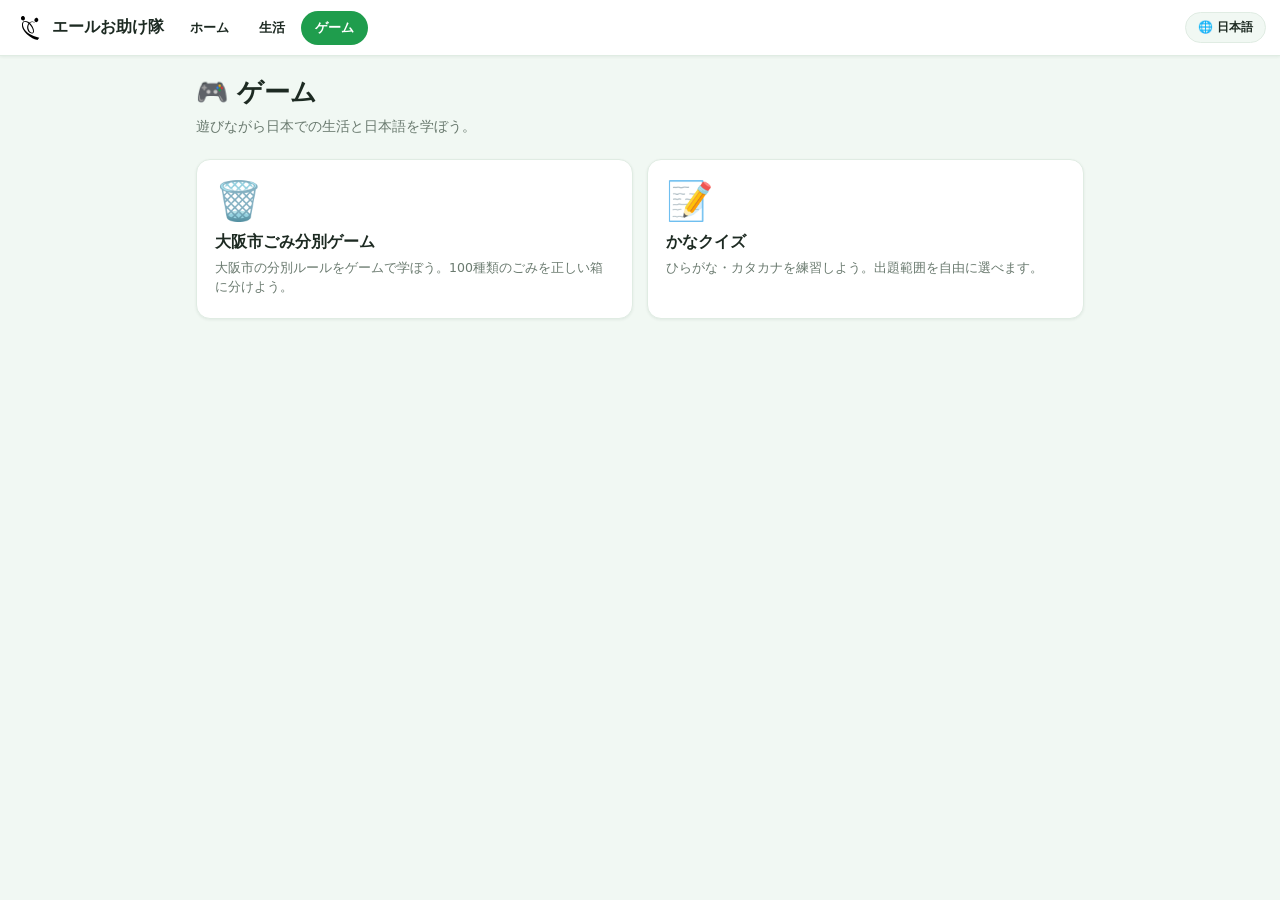
<file: games.html>
<!DOCTYPE html>
<html lang="ja">
<head>
<meta charset="UTF-8" />
<meta name="viewport" content="width=device-width, initial-scale=1.0, viewport-fit=cover" />
<title>ゲーム / Games — エールお助け隊</title>
<link rel="icon" href="images/logo.svg" />
<link rel="stylesheet" href="styles.css" />
</head>
<body>

<header class="site-header">
  <a href="index.html" class="site-brand">
    <img src="images/logo.svg" class="site-logo" alt="" />
    <span class="site-brand-text">エールお助け隊</span>
  </a>
  <nav class="site-nav">
    <a href="index.html" class="nav-link" data-page="home"  data-nav="home">ホーム</a>
    <a href="daily.html" class="nav-link" data-page="daily" data-nav="daily">生活</a>
    <a href="games.html" class="nav-link" data-page="games" data-nav="games">ゲーム</a>
  </nav>
  <button class="site-lang-toggle" type="button">🌐 日本語</button>
</header>

<main class="page">
  <h1 id="pageTitle">🎮 ゲーム</h1>
  <p class="lead" id="pageLead">遊びながら日本での生活と日本語を学ぼう。</p>

  <section class="feature-grid">
    <a href="game.html" class="feature-card" id="gomiCard">
      <div class="feature-icon">🗑️</div>
      <h3 id="cardGameT">大阪市ごみ分別ゲーム</h3>
      <p  id="cardGameD">大阪市の分別ルールをゲームで学ぼう。100種類のごみを正しい箱に分けよう。</p>
    </a>
    <a href="kana.html" class="feature-card" id="kanaCard">
      <div class="feature-icon">📝</div>
      <h3 id="cardKanaT">かなクイズ</h3>
      <p  id="cardKanaD">ひらがな・カタカナを練習しよう。出題範囲を自由に選べます。</p>
    </a>
  </section>

  <!-- Per-game setup: mode + versus lobby options, expanded when a card
       is clicked. Same markup for both games; wired up in the script. -->
  <section class="game-setup hidden" id="gomiSetup" data-page="game.html">
    <div class="mode-row">
      <button class="btn mode-btn setup-single">ひとりで</button>
      <button class="btn btn-ghost mode-btn setup-versus">たいせん（2人）</button>
    </div>
    <div class="vs-setup hidden">
      <input class="vs-input vs-name" type="text" maxlength="16" placeholder="ユーザー名" autocomplete="off" />
      <button class="btn vs-create">ロビーを作成</button>
      <div class="vs-or"></div>
      <div class="vs-code-slots"></div>
      <div class="vs-keypad"></div>
    </div>
    <div class="hs-row">
      <span class="hs-badge"></span>
      <button type="button" class="hs-rewards-btn">🎁 <span class="hs-rewards-label">ごほうび</span></button>
    </div>
    <div class="hs-rewards hidden"></div>
  </section>

  <section class="game-setup hidden" id="kanaSetup" data-page="kana.html">
    <div class="mode-row">
      <button class="btn mode-btn setup-single">ひとりで</button>
      <button class="btn btn-ghost mode-btn setup-versus">たいせん（2人）</button>
    </div>
    <div class="vs-setup hidden">
      <input class="vs-input vs-name" type="text" maxlength="16" placeholder="ユーザー名" autocomplete="off" />
      <button class="btn vs-create">ロビーを作成</button>
      <div class="vs-or"></div>
      <div class="vs-code-slots"></div>
      <div class="vs-keypad"></div>
    </div>
    <div class="hs-row">
      <span class="hs-badge"></span>
      <button type="button" class="hs-rewards-btn">🎁 <span class="hs-rewards-label">ごほうび</span></button>
    </div>
    <div class="hs-rewards hidden"></div>
  </section>

</main>

<script src="common.js"></script>
<script>
(() => {
  'use strict';
  const I18N = {
    ja: { pageTitle:'🎮 ゲーム', pageLead:'遊びながら日本での生活と日本語を学ぼう。',
      cardGameT:'大阪市ごみ分別ゲーム', cardGameD:'大阪市の分別ルールをゲームで学ぼう。100種類のごみを正しい箱に分けよう。',
      cardKanaT:'かなクイズ', cardKanaD:'ひらがな・カタカナを練習しよう。出題範囲を自由に選べます。',
      setupSingleBtn:'ひとりで', setupVersusBtn:'たいせん（2人）', vsNamePh:'ユーザー名',
      vsCreateBtn:'ロビーを作成', vsOr:'または、絵の合言葉で参加', vsJoinBtn:'参加' },
    en: { pageTitle:'🎮 Games', pageLead:'Learn about life in Japan and Japanese while you play.',
      cardGameT:'Trash Sorting Game', cardGameD:'Learn Osaka’s sorting rules through play — 100 items, three bins.',
      cardKanaT:'Kana Quiz', cardKanaD:'Practice hiragana & katakana. Choose exactly what to drill.',
      setupSingleBtn:'Single', setupVersusBtn:'Versus (2P)', vsNamePh:'Username',
      vsCreateBtn:'Create lobby', vsOr:'or join with the picture code', vsJoinBtn:'Join' },
    zh: { pageTitle:'🎮 游戏', pageLead:'边玩边学日本生活与日语。',
      cardGameT:'大阪垃圾分类游戏', cardGameD:'通过游戏学习大阪的分类规则 —— 100 种垃圾，3 个垃圾桶。',
      cardKanaT:'假名测验', cardKanaD:'练习平假名和片假名，可自由选择测验范围。',
      setupSingleBtn:'单人', setupVersusBtn:'对战（2人）', vsNamePh:'用户名',
      vsCreateBtn:'创建房间', vsOr:'或用图片口令加入', vsJoinBtn:'加入' },
    ko: { pageTitle:'🎮 게임', pageLead:'놀면서 일본 생활과 일본어를 배워요.',
      cardGameT:'오사카 쓰레기 분리 게임', cardGameD:'게임으로 오사카의 분리수거 규칙을 배워보세요. 100가지 쓰레기, 3개의 통.',
      cardKanaT:'가나 퀴즈', cardKanaD:'히라가나·가타카나를 연습하세요. 출제 범위를 자유롭게 선택.',
      setupSingleBtn:'혼자', setupVersusBtn:'대전(2인)', vsNamePh:'사용자명',
      vsCreateBtn:'로비 만들기', vsOr:'또는 그림 코드로 참가', vsJoinBtn:'참가' },
    my: { pageTitle:'🎮 ဂိမ်းများ', pageLead:'ကစားရင်း ဂျပန်ဘဝနှင့် ဂျပန်စာ လေ့လာပါ။',
      cardGameT:'အိုဆာကာ အမှိုက်ခွဲခြားဂိမ်း', cardGameD:'ဂိမ်းဖြင့် ခွဲခြားရေးစည်းမျဉ်းကို လေ့လာပါ။ အမှိုက် ၁၀၀ မျိုး၊ အမှိုက်ပုံး ၃ ခု။',
      cardKanaT:'ကာနာ ပဟေဠိ', cardKanaD:'ဟိရဂန၊ ကတခန လေ့ကျင့်ပါ။ မေးခွန်းအပိုင်းအခြားကို လွတ်လပ်စွာ ရွေးပါ။',
      setupSingleBtn:'တစ်ဦးတည်း', setupVersusBtn:'ပြိုင်ပွဲ (၂ဦး)', vsNamePh:'အသုံးပြုသူအမည်',
      vsCreateBtn:'လော်ဘီဖန်တီးပါ', vsOr:'သို့မဟုတ် ပုံကုဒ်ဖြင့် ဝင်ပါ', vsJoinBtn:'ဝင်ရန်' },
    vi: { pageTitle:'🎮 Trò chơi', pageLead:'Vừa chơi vừa học về cuộc sống ở Nhật và tiếng Nhật.',
      cardGameT:'Trò chơi phân loại rác', cardGameD:'Học quy tắc phân loại của Osaka qua trò chơi — 100 món, 3 thùng.',
      cardKanaT:'Trắc nghiệm Kana', cardKanaD:'Luyện hiragana & katakana. Chọn chính xác phần muốn ôn.',
      setupSingleBtn:'Một mình', setupVersusBtn:'Đối kháng (2P)', vsNamePh:'Tên người dùng',
      vsCreateBtn:'Tạo phòng', vsOr:'hoặc tham gia bằng mã hình', vsJoinBtn:'Tham gia' },
  };
  function apply() {
    const L = I18N[getLang()] || I18N.ja;
    for (const k in L) { const el = document.getElementById(k); if (el) el.textContent = L[k]; }
    for (const panel of document.querySelectorAll('.game-setup')) {
      panel.querySelector('.setup-single').textContent = L.setupSingleBtn;
      panel.querySelector('.setup-versus').textContent = L.setupVersusBtn;
      panel.querySelector('.vs-name').placeholder = L.vsNamePh;
      panel.querySelector('.vs-or').textContent = L.vsOr;
    }
    for (const fn of hsRefreshers) fn();
    for (const fn of actionRefreshers) fn();
  }
  const hsRefreshers = [];
  const actionRefreshers = [];
  const curL = () => I18N[getLang()] || I18N.ja;
  function refresh() { applySiteHeader('games'); apply(); }
  refresh();
  setupLangToggle(refresh);

  // ---- Per-game setup panels ----
  // Each game card toggles its panel; the panel launches the game page
  // with the chosen mode via URL params.
  const SETUPS = [
    { card: 'gomiCard', panel: 'gomiSetup', hash: 'gomi', singleUrl: 'game.html?mode=single', page: 'game.html', grade: 'gomi' },
    { card: 'kanaCard', panel: 'kanaSetup', hash: 'kana', singleUrl: 'kana.html',             page: 'kana.html', grade: 'kana' },
  ];
  const panels = [];

  function wireSetup(cfg) {
    const card = document.getElementById(cfg.card);
    const panel = document.getElementById(cfg.panel);
    const q = (sel) => panel.querySelector(sel);
    const vsBox = q('.vs-setup');
    const actionBtn = q('.vs-create');

    // One button: create lobby while the keypad is empty; as soon as
    // pictures are entered it becomes Join — grayed until all 4 are in,
    // and back to Create when the entry is cleared.
    let padCode = '';
    const refreshAction = () => {
      const L = curL();
      if (padCode.length === 0) {
        actionBtn.textContent = L.vsCreateBtn;
        actionBtn.disabled = false;
      } else {
        actionBtn.textContent = L.vsJoinBtn;
        actionBtn.disabled = padCode.length !== VS_CODE_LEN;
      }
    };
    actionRefreshers.push(refreshAction);
    const pad = buildVsKeypad(q('.vs-keypad'), q('.vs-code-slots'), (code) => {
      padCode = code;
      refreshAction();
    });

    const openVersus = () => {
      vsBox.classList.remove('hidden');
      q('.setup-versus').classList.add('active');
    };
    const closeVersus = () => {
      vsBox.classList.add('hidden');
      q('.setup-versus').classList.remove('active');
      pad.reset();
    };
    const open = (withVersus) => {
      for (const p of panels) if (p !== api) p.close();   // one panel at a time
      panel.classList.remove('hidden');
      if (withVersus) openVersus();
      panel.scrollIntoView({ behavior: 'smooth', block: 'nearest' });
    };
    const close = () => { panel.classList.add('hidden'); closeVersus(); };

    card.addEventListener('click', (e) => {
      e.preventDefault();
      if (panel.classList.contains('hidden')) open(false);
      else close();
    });
    q('.setup-single').addEventListener('click', () => { location.href = cfg.singleUrl; });
    q('.setup-versus').addEventListener('click', () => {
      if (vsBox.classList.contains('hidden')) openVersus();
      else closeVersus();
    });

    const getVsName = () => {
      const name = (q('.vs-name').value || '').trim().slice(0, 16);
      if (!name) { q('.vs-name').focus(); return null; }
      return name;
    };
    actionBtn.addEventListener('click', () => {
      const name = getVsName();
      if (!name) return;
      if (padCode.length === 0) {
        location.href = cfg.page + '?vs=create&name=' + encodeURIComponent(name);
      } else if (padCode.length === VS_CODE_LEN) {
        location.href = cfg.page + '?vs=join&code=' + padCode + '&name=' + encodeURIComponent(name);
      }
    });

    // ---- high score + rewards (compact, collapsed by default) ----
    const hsBadge = q('.hs-badge');
    const rewardsBox = q('.hs-rewards');
    const refreshHs = () => {
      hsBadge.innerHTML = Grades.badgeHtml(cfg.grade);
      q('.hs-rewards-label').textContent = Grades.texts().rewards;
      if (!rewardsBox.classList.contains('hidden')) Grades.renderRewards(rewardsBox, cfg.grade);
    };
    hsRefreshers.push(refreshHs);
    refreshHs();
    q('.hs-rewards-btn').addEventListener('click', () => {
      const show = rewardsBox.classList.contains('hidden');
      if (show) Grades.renderRewards(rewardsBox, cfg.grade);
      rewardsBox.classList.toggle('hidden', !show);
    });

    const api = { open, close };
    panels.push(api);

    // the game pages send players back with #<game>-vs (lobby exit / rematch)
    if (location.hash === '#' + cfg.hash + '-vs') open(true);
    else if (location.hash === '#' + cfg.hash) open(false);
  }

  for (const cfg of SETUPS) wireSetup(cfg);
})();
</script>
</body>
</html>
</file>
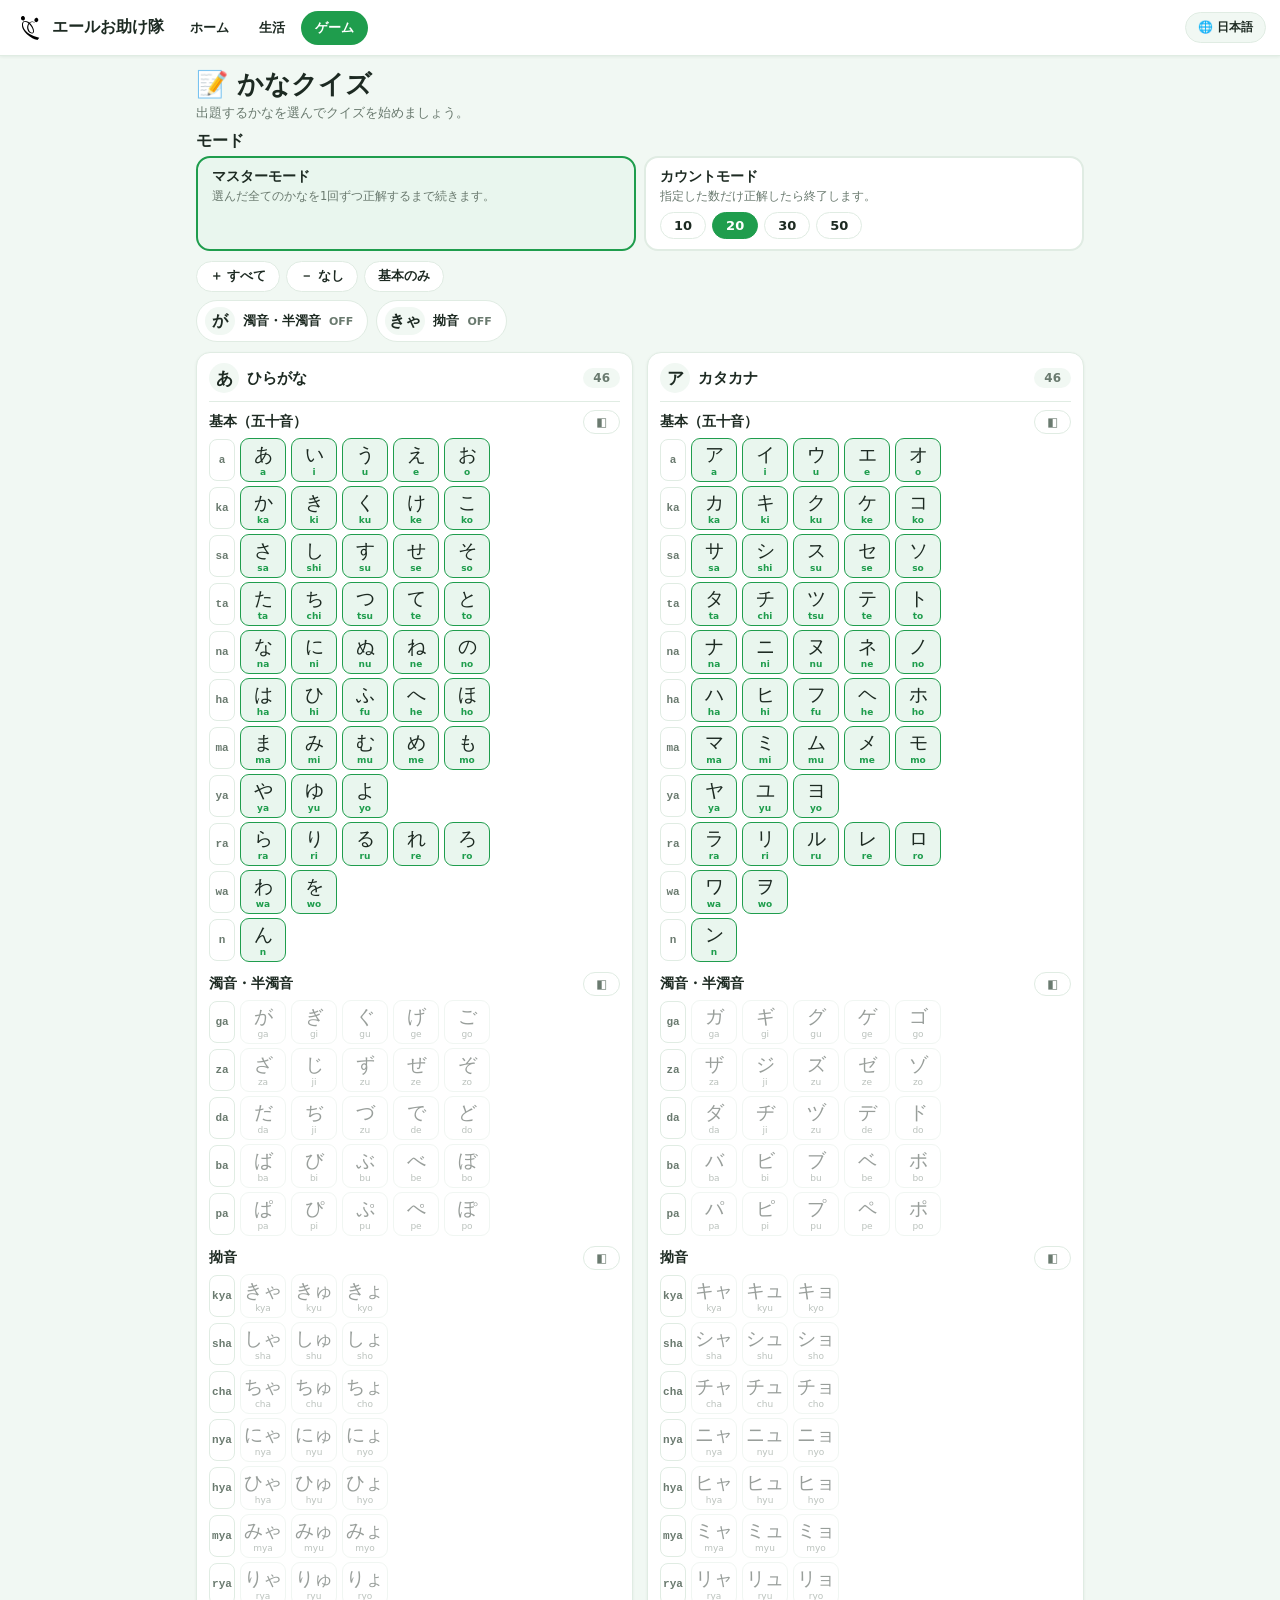
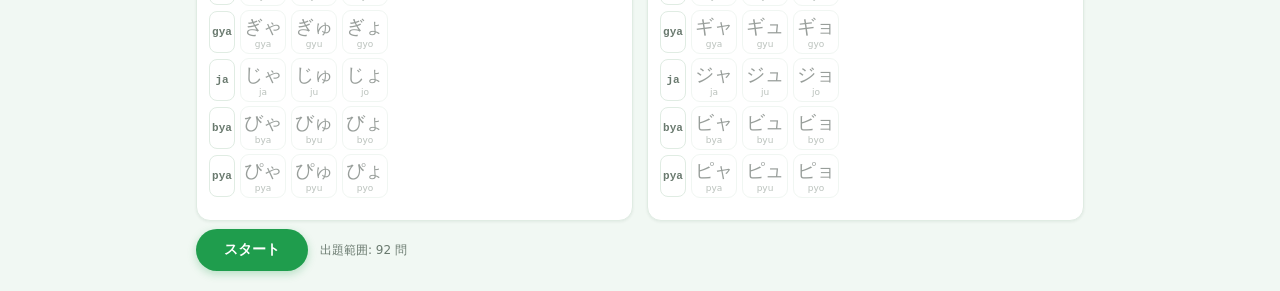
<file: kana.html>
<!DOCTYPE html>
<html lang="ja">
<head>
<meta charset="UTF-8" />
<meta name="viewport" content="width=device-width, initial-scale=1.0, viewport-fit=cover" />
<title>📝 かなクイズ / Kana Quiz — エールお助け隊</title>
<link rel="icon" href="data:image/svg+xml,<svg xmlns=%22http://www.w3.org/2000/svg%22 viewBox=%220 0 100 100%22><text y=%22.9em%22 font-size=%2290%22>📝</text></svg>" />
<link rel="stylesheet" href="styles.css" />
<style>
  /* Tighten the page chrome on this screen — the kana grid is long. */
  .page { padding-top: 12px; padding-bottom: 20px; }
  #viewSetup > h1 { margin-bottom: 2px; }
  #viewSetup > .lead { margin-bottom: 8px; font-size: 13px; }
  #modeTitle { margin-top: 4px; margin-bottom: 4px; font-size: 16px; }

  /* ---- Two symmetric script panels (Hiragana | Katakana) ---- */
  .kana-panels {
    display: flex;
    gap: 14px;
    align-items: flex-start;
    margin-top: 6px;
  }
  .kana-panel {
    flex: 1 1 0;
    min-width: 0;
    border: 1px solid var(--c-line);
    border-radius: 14px;
    background: var(--c-panel);
    box-shadow: var(--shadow-sm);
    padding: 10px 12px 12px;
  }
  .panel-head {
    display: flex;
    align-items: center;
    justify-content: space-between;
    gap: 8px;
    width: 100%;
    margin-bottom: 8px;
    padding-bottom: 8px;
    border-bottom: 1px solid var(--c-line);
    background: transparent;
    border-left: none; border-right: none; border-top: none;
    cursor: pointer;
    font-family: inherit;
  }
  .panel-title {
    display: inline-flex;
    align-items: center;
    gap: 8px;
    font-size: 15px;
    font-weight: 800;
    color: var(--c-text);
  }
  .panel-badge {
    display: inline-flex;
    align-items: center;
    justify-content: center;
    width: 30px; height: 30px;
    border-radius: 50%;
    background: var(--c-bg);
    font-size: 17px;
    line-height: 1;
  }
  .panel-count {
    font-size: 12px;
    font-weight: 700;
    color: var(--c-muted);
    background: var(--c-bg);
    border-radius: 999px;
    padding: 3px 10px;
  }
  .panel-head:hover .panel-count { color: var(--c-accent); }
  @media (max-width: 620px) {
    .kana-panels { flex-direction: column; gap: 10px; }
  }

  /* ---- Preset buttons ---- */
  .preset-row {
    display: flex;
    flex-wrap: wrap;
    gap: 6px;
    margin-bottom: 8px;
  }
  .preset-btn {
    background: var(--c-panel);
    border: 1px solid var(--c-line);
    border-radius: 999px;
    padding: 6px 13px;
    font-size: 12.5px;
    font-weight: 600;
    cursor: pointer;
    color: var(--c-text);
    font-family: inherit;
  }
  .preset-btn:hover { background: var(--c-bg); }

  /* ---- Category quick toggles (dakuten / yoon) ---- */
  .cat-toggle-row {
    display: flex;
    flex-wrap: wrap;
    gap: 8px;
    margin-bottom: 10px;
  }
  .cat-toggle {
    display: inline-flex;
    align-items: center;
    gap: 8px;
    background: var(--c-panel);
    border: 1px solid var(--c-line);
    border-radius: 999px;
    padding: 6px 14px 6px 8px;
    font-size: 12.5px;
    font-weight: 600;
    cursor: pointer;
    color: var(--c-text);
    font-family: inherit;
  }
  .cat-toggle .cat-kana {
    display: inline-flex;
    align-items: center;
    justify-content: center;
    min-width: 30px;
    height: 28px;
    padding: 0 4px;
    border-radius: 999px;
    background: var(--c-bg);
    font-size: 16px;
    line-height: 1;
  }
  .cat-toggle .cat-state {
    font-size: 11px;
    color: var(--c-muted);
    font-weight: 700;
  }
  .cat-toggle.on {
    border-color: var(--c-accent);
    background: var(--c-accent-soft);
    color: var(--c-accent);
  }
  .cat-toggle.on .cat-kana { background: var(--c-accent); color: #fff; }
  .cat-toggle.on .cat-state { color: var(--c-accent); }

  /* ---- Kana groups / rows / chips ---- */
  #viewSetup {
    --chip-w: 46px;
    --kana-gap: 5px;
    --rowtoggle-w: 26px;
  }
  .kana-group { margin-bottom: 10px; }
  .kana-group-head {
    display: flex;
    align-items: center;
    justify-content: space-between;
    margin-bottom: 4px;
    gap: 8px;
  }
  .kana-group-head h3 {
    font-size: 14px;
    font-weight: 700;
  }
  .group-toggle {
    background: transparent;
    border: 1px solid var(--c-line);
    border-radius: 999px;
    padding: 4px 12px;
    font-size: 11.5px;
    font-weight: 600;
    cursor: pointer;
    color: var(--c-muted);
    font-family: inherit;
  }
  .group-toggle:hover { color: var(--c-accent); border-color: var(--c-accent); }

  .kana-row {
    display: flex;
    align-items: center;
    gap: var(--kana-gap);
    margin-bottom: 4px;
  }
  .row-toggle {
    flex-shrink: 0;
    width: var(--rowtoggle-w);
    height: 42px;
    border-radius: 8px;
    border: 1px solid var(--c-line);
    background: var(--c-panel);
    font-size: 11px;
    font-weight: 700;
    cursor: pointer;
    color: var(--c-muted);
    font-family: ui-monospace, Menlo, monospace;
    display: inline-flex;
    align-items: center;
    justify-content: center;
  }
  .row-toggle:hover { border-color: var(--c-accent); }
  /* One script's cells, laid out inside its own panel. */
  .row-cells {
    display: flex;
    flex-wrap: wrap;
    gap: var(--kana-gap);
    flex: 1;
  }
  .kana-chip {
    width: var(--chip-w);
    min-height: 44px;
    border-radius: 9px;
    border: 1px solid var(--c-line);
    background: var(--c-panel);
    cursor: pointer;
    display: flex;
    flex-direction: column;
    align-items: center;
    justify-content: center;
    gap: 0;
    font-family: inherit;
    padding: 3px 2px;
    transition: transform 0.08s ease;
    opacity: 0.45;
  }
  .kana-chip:active { transform: scale(0.94); }
  .kana-chip .ch { font-size: 19px; line-height: 1.15; color: var(--c-text); }
  .kana-chip .rj { font-size: 9px; color: var(--c-muted); margin-top: 1px; }
  .kana-chip.on {
    opacity: 1;
    border-color: var(--c-accent);
    background: var(--c-accent-soft);
  }
  .kana-chip.on .rj { color: var(--c-accent); font-weight: 600; }

  /* Narrow screens: shrink chips so both columns still fit. */
  /* Once stacked (<=620px) each panel is full width again, so chips
     can stay comfortable; only shrink on truly small phones. */
  @media (max-width: 400px) {
    #viewSetup { --chip-w: 40px; }
    .kana-chip .ch { font-size: 17px; }
  }

  /* ---- Mode selection ---- */
  .mode-grid {
    display: grid;
    grid-template-columns: repeat(auto-fit, minmax(220px, 1fr));
    gap: 8px;
    margin: 4px 0 10px;
  }
  .mode-card {
    border: 2px solid var(--c-line);
    border-radius: var(--radius);
    padding: 10px 14px;
    cursor: pointer;
    background: var(--c-panel);
  }
  .mode-card.active { border-color: var(--c-accent); background: var(--c-accent-soft); }
  .mode-card h4 { font-size: 14px; font-weight: 700; margin-bottom: 2px; }
  .mode-card p { font-size: 11.5px; color: var(--c-muted); line-height: 1.4; }
  .count-options {
    display: flex;
    flex-wrap: wrap;
    gap: 6px;
    margin-top: 8px;
  }
  .count-btn {
    background: var(--c-panel);
    border: 1px solid var(--c-line);
    border-radius: 999px;
    padding: 5px 13px;
    font-size: 13px;
    font-weight: 600;
    cursor: pointer;
    color: var(--c-text);
    font-family: inherit;
  }
  .count-btn.active { background: var(--c-accent); color: #fff; border-color: var(--c-accent); }

  .start-bar { display: flex; align-items: center; gap: 12px; flex-wrap: wrap; margin-top: 8px; }
  .sel-summary { font-size: 12px; color: var(--c-muted); }
  .btn:disabled { opacity: 0.5; cursor: not-allowed; }

  /* ---- Quiz screen ---- */
  .quiz-wrap { max-width: 460px; margin: 0 auto; }
  .quiz-top {
    display: flex;
    align-items: center;
    justify-content: space-between;
    margin-bottom: 12px;
    gap: 10px;
  }
  .progress-text { font-size: 13px; font-weight: 700; }
  .progress-bar {
    height: 8px;
    background: var(--c-line);
    border-radius: 999px;
    overflow: hidden;
    margin-bottom: 18px;
  }
  .progress-fill {
    height: 100%;
    width: 0%;
    background: var(--c-accent);
    border-radius: 999px;
    transition: width 0.3s ease;
  }
  .quiz-card {
    background: var(--c-panel);
    border: 1px solid var(--c-line);
    border-radius: var(--radius);
    box-shadow: var(--shadow-sm);
    padding: 30px 20px 22px;
    text-align: center;
  }
  .quiz-script-label {
    font-size: 12px;
    font-weight: 600;
    color: var(--c-muted);
    margin-bottom: 6px;
  }
  .quiz-kana {
    font-size: 96px;
    line-height: 1.1;
    margin: 4px 0 14px;
    color: var(--c-text);
  }
  .quiz-input {
    width: 100%;
    max-width: 260px;
    padding: 12px 14px;
    border: 2px solid var(--c-line);
    border-radius: 12px;
    font-size: 20px;
    text-align: center;
    font-family: inherit;
    letter-spacing: 1px;
  }
  .quiz-input:focus { outline: none; border-color: var(--c-accent); }
  .quiz-input.correct { border-color: #2e7d32; background: #f1f8f1; }
  .quiz-input.wrong { border-color: #c62828; background: #fdf2f2; }

  .quiz-feedback {
    min-height: 30px;
    margin-top: 12px;
    font-size: 15px;
    font-weight: 700;
  }
  .quiz-feedback.correct { color: #2e7d32; }
  .quiz-feedback.wrong { color: #c62828; }
  .quiz-feedback .ans { color: var(--c-text); font-weight: 800; }

  .quiz-actions { display: flex; gap: 8px; justify-content: center; margin-top: 16px; }
  .quiz-btn {
    border: 1px solid var(--c-line);
    background: var(--c-panel);
    border-radius: 999px;
    padding: 9px 20px;
    font-size: 13px;
    font-weight: 700;
    cursor: pointer;
    font-family: inherit;
    color: var(--c-text);
  }
  .quiz-btn.primary { background: var(--c-accent); color: #fff; border-color: var(--c-accent); }
  .quiz-btn.ghost { color: var(--c-muted); }
  .quiz-btn.active { background: var(--c-accent); color: #fff; border-color: var(--c-accent); }

  .quiz-stats-line {
    display: flex;
    justify-content: center;
    gap: 16px;
    margin-top: 14px;
    font-size: 12px;
    color: var(--c-muted);
  }
  .quiz-stats-line b { color: var(--c-text); }

  /* ---- Results ---- */
  .result-card {
    background: var(--c-panel);
    border: 1px solid var(--c-line);
    border-radius: var(--radius);
    box-shadow: var(--shadow-sm);
    padding: 24px 20px;
    text-align: center;
    max-width: 460px;
    margin: 0 auto;
  }
  .result-big { font-size: 46px; font-weight: 800; color: var(--c-accent); line-height: 1; margin: 6px 0; }
  .result-stats { display: flex; justify-content: center; gap: 22px; margin: 14px 0; }
  .result-stats div { font-size: 12px; color: var(--c-muted); }
  .result-stats b { display: block; font-size: 20px; color: var(--c-text); }
  .review-list {
    text-align: left;
    margin: 14px 0 4px;
    border-top: 1px solid var(--c-line);
    padding-top: 12px;
  }
  .review-list h4 { font-size: 13px; margin-bottom: 8px; }
  .review-chip {
    display: inline-flex;
    align-items: center;
    gap: 4px;
    background: #fdf2f2;
    border: 1px solid #f3d2d2;
    border-radius: 999px;
    padding: 3px 10px;
    font-size: 13px;
    margin: 0 4px 6px 0;
  }
  .review-chip .rc-kana { font-size: 16px; }
  .review-chip .rc-n { font-size: 11px; color: #c62828; font-weight: 700; }
  .result-actions { display: flex; gap: 8px; justify-content: center; margin-top: 16px; flex-wrap: wrap; }

  /* ---- Versus (2P) ---- */
  .lobby-card {
    max-width: 420px;
    margin: 30px auto 0;
    padding: 24px 18px;
    background: var(--c-panel);
    border: 1px solid var(--c-line);
    border-radius: var(--radius);
    box-shadow: var(--shadow-sm);
    display: flex;
    flex-direction: column;
    align-items: center;
    text-align: center;
  }
  .lobby-card h2 { font-size: 20px; margin-bottom: 14px; }
  .kv-opp {
    display: inline-flex;
    align-items: center;
    gap: 8px;
    background: var(--c-panel);
    border: 1px solid var(--c-line);
    border-radius: 999px;
    padding: 5px 14px;
    font-size: 13px;
    margin: 10px auto 0;
    box-shadow: var(--shadow-sm);
  }
  .kv-opp b { max-width: 130px; overflow: hidden; text-overflow: ellipsis; white-space: nowrap; }
  .kv-opp .kv-opp-stat { color: var(--c-muted); font-weight: 700; }
  .kv-opp-row { text-align: center; }
</style>
</head>
<body>

<header class="site-header">
  <a href="index.html" class="site-brand">
    <img src="images/logo.svg" class="site-logo" alt="" />
    <span class="site-brand-text">エールお助け隊</span>
  </a>
  <nav class="site-nav">
    <a href="index.html" class="nav-link" data-page="home"  data-nav="home">ホーム</a>
    <a href="daily.html" class="nav-link" data-page="daily" data-nav="daily">生活</a>
    <a href="games.html" class="nav-link" data-page="games" data-nav="games">ゲーム</a>
  </nav>
  <button class="site-lang-toggle" type="button">🌐 日本語</button>
</header>

<main class="page">

  <!-- ===== Setup ===== -->
  <section id="viewSetup">
    <h1 id="setupTitle">📝 かなクイズ</h1>
    <p class="lead" id="setupLead">出題するかなを選んでクイズを始めましょう。</p>

    <h2 id="modeTitle">モード</h2>
    <div class="mode-grid">
      <div class="mode-card active" data-mode="master" id="modeMasterCard">
        <h4 id="modeMasterName">マスターモード</h4>
        <p id="modeMasterDesc">選んだ全てのかなを1回ずつ正解するまで続きます。</p>
      </div>
      <div class="mode-card" data-mode="count" id="modeCountCard">
        <h4 id="modeCountName">カウントモード</h4>
        <p id="modeCountDesc">指定した数だけ正解したら終了します。</p>
        <div class="count-options" id="countOptions"></div>
      </div>
    </div>

    <div class="preset-row">
      <button class="preset-btn" type="button" id="presetAll">＋ <span id="presetAllL">すべて</span></button>
      <button class="preset-btn" type="button" id="presetNone">－ <span id="presetNoneL">なし</span></button>
      <button class="preset-btn" type="button" id="presetBasic"><span id="presetBasicL">基本のみ</span></button>
    </div>

    <div class="cat-toggle-row">
      <button class="cat-toggle" type="button" id="catDakuten">
        <span class="cat-kana" id="catDakutenKana">が</span>
        <span id="catDakutenL">濁音・半濁音</span>
        <span class="cat-state" id="catDakutenState">OFF</span>
      </button>
      <button class="cat-toggle" type="button" id="catCombo">
        <span class="cat-kana" id="catComboKana">きゃ</span>
        <span id="catComboL">拗音</span>
        <span class="cat-state" id="catComboState">OFF</span>
      </button>
    </div>

    <div id="kanaGrid"></div>

    <div class="start-bar">
      <button class="btn" type="button" id="startBtn">スタート</button>
      <span class="sel-summary" id="selSummary"></span>
    </div>
  </section>

  <!-- ===== Quiz ===== -->
  <section id="viewQuiz" class="hidden">
    <div class="quiz-wrap">
      <div class="quiz-top">
        <span class="progress-text" id="progressText"></span>
        <div style="display:flex; gap:6px;">
          <button class="quiz-btn ghost hidden" type="button" id="ttsBtn">🔊 <span id="ttsL">音声</span>: OFF</button>
          <button class="quiz-btn ghost" type="button" id="quitBtn">✕ <span id="quitL">やめる</span></button>
        </div>
      </div>
      <div class="progress-bar"><div class="progress-fill" id="progressFill"></div></div>

      <div class="kv-opp-row"><div class="kv-opp hidden" id="oppHud">🆚 <b id="oppName">—</b> <span class="kv-opp-stat" id="oppStat">0</span></div></div>

      <div class="quiz-card">
        <div class="quiz-script-label" id="quizScriptLabel"></div>
        <div class="quiz-kana" id="quizKana">あ</div>
        <input class="quiz-input" id="quizInput" type="text"
               autocomplete="off" autocorrect="off" autocapitalize="off"
               spellcheck="false" inputmode="latin" />
        <div class="quiz-feedback" id="quizFeedback"></div>
        <div class="quiz-actions">
          <button class="quiz-btn primary" type="button" id="nextBtn"><span id="checkL">こたえる</span></button>
        </div>
      </div>

      <div class="quiz-stats-line">
        <span><span id="statCorrectL">正解</span> <b id="statCorrect">0</b></span>
        <span><span id="statWrongL">不正解</span> <b id="statWrong">0</b></span>
        <span><span id="statStreakL">連続</span> <b id="statStreak">0</b></span>
      </div>
    </div>
  </section>

  <!-- ===== Results ===== -->
  <section id="viewResults" class="hidden">
    <div class="result-card">
      <h2 id="resultTitle">🎉 おつかれさま！</h2>
      <div class="result-big" id="resultAccuracy">0%</div>
      <div class="result-stats">
        <div><b id="resTotal">0</b><span id="resTotalL">問題</span></div>
        <div><b id="resCorrect">0</b><span id="resCorrectL">正解</span></div>
        <div><b id="resTime">0:00</b><span id="resTimeL">時間</span></div>
      </div>
      <div class="hs-row" id="hsLine"></div>
      <div class="vs-result hidden" id="vsResult"></div>
      <div class="review-list hidden" id="reviewBox">
        <h4 id="reviewTitle">復習したいかな</h4>
        <div id="reviewChips"></div>
      </div>
      <div class="result-actions">
        <button class="btn" type="button" id="againBtn">もう一度</button>
        <button class="btn btn-ghost" type="button" id="backSetupBtn">設定にもどる</button>
      </div>
    </div>
  </section>

  <!-- ===== Versus lobby (players arrive from the games page) ===== -->
  <section id="lobbyOverlay" class="lobby-card hidden">
    <h2 id="vsTitle">🆚 たいせん</h2>
    <div id="vsLobby">
      <div class="vs-code-show">
        <span id="vsCodeLabel">合言葉</span>
        <div class="vs-code-imgs" id="vsCodeShow"></div>
      </div>
      <div class="vs-players" id="vsPlayers"></div>
      <button class="btn hidden" id="vsStartBtn">スタート</button>
      <p class="vs-waiting" id="vsWaiting"></p>
    </div>
    <p class="vs-status" id="vsStatus"></p>
    <button class="btn btn-ghost" id="vsBackBtn">← もどる</button>
    <p class="vs-waiting hidden" id="vsUnavailable"></p>
  </section>

</main>

<!--
  Google Cloud Text-to-Speech key. The @@…@@ placeholder is
  rewritten by Render's buildCommand at deploy time from the
  GOOGLE_TTS_API_KEY env var. Left as @@…@@ on local dev, in which
  case the 🔊 audio toggle simply stays hidden.
-->
<script>
window.GOOGLE_TTS_API_KEY = "@@GOOGLE_TTS_API_KEY@@";
</script>
<script src="common.js"></script>
<script>
(() => {
  'use strict';

  /* ===========================================================
     Kana data. Each cell: { h: hiragana, k: katakana, r: romaji,
     alt: [accepted alternates] }. The hiragana char doubles as a
     stable id for the syllable across both scripts.
     =========================================================== */
  const KANA_GROUPS = [
    { id: 'basic', rows: [
      { id: 'a',  cells: [ {h:'あ',k:'ア',r:'a'}, {h:'い',k:'イ',r:'i'}, {h:'う',k:'ウ',r:'u'}, {h:'え',k:'エ',r:'e'}, {h:'お',k:'オ',r:'o'} ] },
      { id: 'k',  cells: [ {h:'か',k:'カ',r:'ka'}, {h:'き',k:'キ',r:'ki'}, {h:'く',k:'ク',r:'ku'}, {h:'け',k:'ケ',r:'ke'}, {h:'こ',k:'コ',r:'ko'} ] },
      { id: 's',  cells: [ {h:'さ',k:'サ',r:'sa'}, {h:'し',k:'シ',r:'shi',alt:['si']}, {h:'す',k:'ス',r:'su'}, {h:'せ',k:'セ',r:'se'}, {h:'そ',k:'ソ',r:'so'} ] },
      { id: 't',  cells: [ {h:'た',k:'タ',r:'ta'}, {h:'ち',k:'チ',r:'chi',alt:['ti']}, {h:'つ',k:'ツ',r:'tsu',alt:['tu']}, {h:'て',k:'テ',r:'te'}, {h:'と',k:'ト',r:'to'} ] },
      { id: 'n',  cells: [ {h:'な',k:'ナ',r:'na'}, {h:'に',k:'ニ',r:'ni'}, {h:'ぬ',k:'ヌ',r:'nu'}, {h:'ね',k:'ネ',r:'ne'}, {h:'の',k:'ノ',r:'no'} ] },
      { id: 'h',  cells: [ {h:'は',k:'ハ',r:'ha'}, {h:'ひ',k:'ヒ',r:'hi'}, {h:'ふ',k:'フ',r:'fu',alt:['hu']}, {h:'へ',k:'ヘ',r:'he'}, {h:'ほ',k:'ホ',r:'ho'} ] },
      { id: 'm',  cells: [ {h:'ま',k:'マ',r:'ma'}, {h:'み',k:'ミ',r:'mi'}, {h:'む',k:'ム',r:'mu'}, {h:'め',k:'メ',r:'me'}, {h:'も',k:'モ',r:'mo'} ] },
      { id: 'y',  cells: [ {h:'や',k:'ヤ',r:'ya'}, {h:'ゆ',k:'ユ',r:'yu'}, {h:'よ',k:'ヨ',r:'yo'} ] },
      { id: 'r',  cells: [ {h:'ら',k:'ラ',r:'ra'}, {h:'り',k:'リ',r:'ri'}, {h:'る',k:'ル',r:'ru'}, {h:'れ',k:'レ',r:'re'}, {h:'ろ',k:'ロ',r:'ro'} ] },
      { id: 'w',  cells: [ {h:'わ',k:'ワ',r:'wa'}, {h:'を',k:'ヲ',r:'wo',alt:['o']} ] },
      { id: 'nn', cells: [ {h:'ん',k:'ン',r:'n',alt:['nn',"n'"]} ] },
    ]},
    { id: 'dakuten', rows: [
      { id: 'g', cells: [ {h:'が',k:'ガ',r:'ga'}, {h:'ぎ',k:'ギ',r:'gi'}, {h:'ぐ',k:'グ',r:'gu'}, {h:'げ',k:'ゲ',r:'ge'}, {h:'ご',k:'ゴ',r:'go'} ] },
      { id: 'z', cells: [ {h:'ざ',k:'ザ',r:'za'}, {h:'じ',k:'ジ',r:'ji',alt:['zi']}, {h:'ず',k:'ズ',r:'zu'}, {h:'ぜ',k:'ゼ',r:'ze'}, {h:'ぞ',k:'ゾ',r:'zo'} ] },
      { id: 'd', cells: [ {h:'だ',k:'ダ',r:'da'}, {h:'ぢ',k:'ヂ',r:'ji',alt:['di','zi']}, {h:'づ',k:'ヅ',r:'zu',alt:['du']}, {h:'で',k:'デ',r:'de'}, {h:'ど',k:'ド',r:'do'} ] },
      { id: 'b', cells: [ {h:'ば',k:'バ',r:'ba'}, {h:'び',k:'ビ',r:'bi'}, {h:'ぶ',k:'ブ',r:'bu'}, {h:'べ',k:'ベ',r:'be'}, {h:'ぼ',k:'ボ',r:'bo'} ] },
      { id: 'p', cells: [ {h:'ぱ',k:'パ',r:'pa'}, {h:'ぴ',k:'ピ',r:'pi'}, {h:'ぷ',k:'プ',r:'pu'}, {h:'ぺ',k:'ペ',r:'pe'}, {h:'ぽ',k:'ポ',r:'po'} ] },
    ]},
    { id: 'combo', rows: [
      { id: 'ky', cells: [ {h:'きゃ',k:'キャ',r:'kya'}, {h:'きゅ',k:'キュ',r:'kyu'}, {h:'きょ',k:'キョ',r:'kyo'} ] },
      { id: 'sh', cells: [ {h:'しゃ',k:'シャ',r:'sha',alt:['sya']}, {h:'しゅ',k:'シュ',r:'shu',alt:['syu']}, {h:'しょ',k:'ショ',r:'sho',alt:['syo']} ] },
      { id: 'ch', cells: [ {h:'ちゃ',k:'チャ',r:'cha',alt:['tya']}, {h:'ちゅ',k:'チュ',r:'chu',alt:['tyu']}, {h:'ちょ',k:'チョ',r:'cho',alt:['tyo']} ] },
      { id: 'ny', cells: [ {h:'にゃ',k:'ニャ',r:'nya'}, {h:'にゅ',k:'ニュ',r:'nyu'}, {h:'にょ',k:'ニョ',r:'nyo'} ] },
      { id: 'hy', cells: [ {h:'ひゃ',k:'ヒャ',r:'hya'}, {h:'ひゅ',k:'ヒュ',r:'hyu'}, {h:'ひょ',k:'ヒョ',r:'hyo'} ] },
      { id: 'my', cells: [ {h:'みゃ',k:'ミャ',r:'mya'}, {h:'みゅ',k:'ミュ',r:'myu'}, {h:'みょ',k:'ミョ',r:'myo'} ] },
      { id: 'ry', cells: [ {h:'りゃ',k:'リャ',r:'rya'}, {h:'りゅ',k:'リュ',r:'ryu'}, {h:'りょ',k:'リョ',r:'ryo'} ] },
      { id: 'gy', cells: [ {h:'ぎゃ',k:'ギャ',r:'gya'}, {h:'ぎゅ',k:'ギュ',r:'gyu'}, {h:'ぎょ',k:'ギョ',r:'gyo'} ] },
      { id: 'j',  cells: [ {h:'じゃ',k:'ジャ',r:'ja',alt:['jya','zya']}, {h:'じゅ',k:'ジュ',r:'ju',alt:['jyu','zyu']}, {h:'じょ',k:'ジョ',r:'jo',alt:['jyo','zyo']} ] },
      { id: 'by', cells: [ {h:'びゃ',k:'ビャ',r:'bya'}, {h:'びゅ',k:'ビュ',r:'byu'}, {h:'びょ',k:'ビョ',r:'byo'} ] },
      { id: 'py', cells: [ {h:'ぴゃ',k:'ピャ',r:'pya'}, {h:'ぴゅ',k:'ピュ',r:'pyu'}, {h:'ぴょ',k:'ピョ',r:'pyo'} ] },
    ]},
  ];

  // Flat lookup of every cell by hiragana id.
  const CELL_BY_ID = {};
  for (const g of KANA_GROUPS) for (const row of g.rows) for (const c of row.cells) CELL_BY_ID[c.h] = c;

  /* ===========================================================
     i18n
     =========================================================== */
  const I18N = {
    ja: {
      setupTitle:'📝 かなクイズ', setupLead:'出題するかなを選んでクイズを始めましょう。',
      hira:'ひらがな', kata:'カタカナ',
      presetAll:'すべて', presetNone:'なし', presetBasic:'基本のみ', presetCopy:'もう一方からコピー',
      groupBasic:'基本（五十音）', groupDakuten:'濁音・半濁音', groupCombo:'拗音',
      modeTitle:'モード',
      modeMasterName:'マスターモード', modeMasterDesc:'選んだ全てのかなを1回ずつ正解するまで続きます。',
      modeCountName:'カウントモード', modeCountDesc:'指定した数だけ正解したら終了します。',
      start:'スタート', createLobby:'ロビーを作成',
      selSummary:(n)=>`出題範囲: ${n} 問`,
      needSelection:'かなを1つ以上選んでください。',
      quit:'やめる', check:'こたえる', next:'つぎへ', tts:'音声',
      correct:'正解！', wrong:'ちがう',
      answerWas:(r)=>`こたえ: ${r}`,
      statCorrect:'正解', statWrong:'不正解', statStreak:'連続',
      progMaster:(done,total)=>`マスター ${done} / ${total}`,
      progCount:(done,total)=>`正解 ${done} / ${total}`,
      scriptHira:'ひらがな', scriptKata:'カタカナ',
      resultTitle:'🎉 おつかれさま！',
      resTotal:'問題', resCorrect:'正解', resTime:'時間',
      reviewTitle:'復習したいかな', again:'もう一度', backSetup:'設定にもどる',
      placeholder:'ローマ字で入力',
    },
    en: {
      setupTitle:'📝 Kana Quiz', setupLead:'Pick which kana to drill, then start the quiz.',
      hira:'Hiragana', kata:'Katakana',
      presetAll:'All', presetNone:'None', presetBasic:'Basic only', presetCopy:'Copy from other',
      groupBasic:'Basic (Gojūon)', groupDakuten:'Dakuten / Handakuten', groupCombo:'Combos (Yōon)',
      modeTitle:'Mode',
      modeMasterName:'Master mode', modeMasterDesc:'Continue until every selected kana is answered correctly at least once.',
      modeCountName:'Count mode', modeCountDesc:'Finish after a set number of correct answers.',
      start:'Start', createLobby:'Create lobby',
      selSummary:(n)=>`${n} kana in the quiz pool`,
      needSelection:'Select at least one kana.',
      quit:'Quit', check:'Check', next:'Next', tts:'Audio',
      correct:'Correct!', wrong:'Wrong',
      answerWas:(r)=>`Answer: ${r}`,
      statCorrect:'Correct', statWrong:'Wrong', statStreak:'Streak',
      progMaster:(done,total)=>`Mastered ${done} / ${total}`,
      progCount:(done,total)=>`Correct ${done} / ${total}`,
      scriptHira:'Hiragana', scriptKata:'Katakana',
      resultTitle:'🎉 Well done!',
      resTotal:'Questions', resCorrect:'Correct', resTime:'Time',
      reviewTitle:'Kana to review', again:'Play again', backSetup:'Back to setup',
      placeholder:'Type the romaji',
    },
    zh: {
      setupTitle:'📝 假名测验', setupLead:'选择要练习的假名，然后开始测验。',
      hira:'平假名', kata:'片假名',
      presetAll:'全部', presetNone:'清空', presetBasic:'仅基础', presetCopy:'从另一种复制',
      groupBasic:'基础（五十音）', groupDakuten:'浊音・半浊音', groupCombo:'拗音',
      modeTitle:'模式',
      modeMasterName:'掌握模式', modeMasterDesc:'每个所选假名都至少答对一次才结束。',
      modeCountName:'计数模式', modeCountDesc:'答对指定数量后结束。',
      start:'开始', createLobby:'创建房间',
      selSummary:(n)=>`题库共 ${n} 个假名`,
      needSelection:'请至少选择一个假名。',
      quit:'退出', check:'确认', next:'下一个', tts:'语音',
      correct:'正确！', wrong:'错误',
      answerWas:(r)=>`答案：${r}`,
      statCorrect:'正确', statWrong:'错误', statStreak:'连续',
      progMaster:(done,total)=>`已掌握 ${done} / ${total}`,
      progCount:(done,total)=>`答对 ${done} / ${total}`,
      scriptHira:'平假名', scriptKata:'片假名',
      resultTitle:'🎉 辛苦了！',
      resTotal:'题数', resCorrect:'正确', resTime:'用时',
      reviewTitle:'需复习的假名', again:'再来一次', backSetup:'返回设置',
      placeholder:'输入罗马音',
    },
    ko: {
      setupTitle:'📝 가나 퀴즈', setupLead:'연습할 가나를 고르고 퀴즈를 시작하세요.',
      hira:'히라가나', kata:'가타카나',
      presetAll:'전체', presetNone:'없음', presetBasic:'기본만', presetCopy:'다른 쪽에서 복사',
      groupBasic:'기본 (오십음)', groupDakuten:'탁음・반탁음', groupCombo:'요음',
      modeTitle:'모드',
      modeMasterName:'마스터 모드', modeMasterDesc:'선택한 모든 가나를 한 번씩 맞힐 때까지 계속합니다.',
      modeCountName:'카운트 모드', modeCountDesc:'지정한 개수만큼 맞히면 종료합니다.',
      start:'시작', createLobby:'로비 만들기',
      selSummary:(n)=>`출제 범위 ${n}개`,
      needSelection:'가나를 하나 이상 선택하세요.',
      quit:'그만', check:'확인', next:'다음', tts:'음성',
      correct:'정답!', wrong:'오답',
      answerWas:(r)=>`정답: ${r}`,
      statCorrect:'정답', statWrong:'오답', statStreak:'연속',
      progMaster:(done,total)=>`마스터 ${done} / ${total}`,
      progCount:(done,total)=>`정답 ${done} / ${total}`,
      scriptHira:'히라가나', scriptKata:'가타카나',
      resultTitle:'🎉 수고하셨습니다!',
      resTotal:'문제', resCorrect:'정답', resTime:'시간',
      reviewTitle:'복습할 가나', again:'다시 하기', backSetup:'설정으로',
      placeholder:'로마자로 입력',
    },
    my: {
      setupTitle:'📝 ကာနာ ပဟေဠိ', setupLead:'လေ့ကျင့်လိုသော ကာနာများ ရွေးပြီး ပဟေဠိစတင်ပါ။',
      hira:'ဟိရဂန', kata:'ကတခန',
      presetAll:'အားလုံး', presetNone:'မရွေး', presetBasic:'အခြေခံသာ', presetCopy:'အခြားမှ ကူးပါ',
      groupBasic:'အခြေခံ (ဂိုဂျုအွန်)', groupDakuten:'ဒါကုတန်／ဟန်ဒါကုတန်', groupCombo:'ယိုအွန် (ပေါင်းစပ်)',
      modeTitle:'မုဒ်',
      modeMasterName:'ကျွမ်းကျင်မုဒ်', modeMasterDesc:'ရွေးထားသော ကာနာအားလုံးကို တစ်ကြိမ်စီ မှန်အောင် ဆက်လုပ်ရသည်။',
      modeCountName:'အရေအတွက်မုဒ်', modeCountDesc:'သတ်မှတ်ထားသော အရေအတွက် မှန်ပြီးနောက် ပြီးဆုံးသည်။',
      start:'စတင်ပါ', createLobby:'လော်ဘီဖန်တီးပါ',
      selSummary:(n)=>`မေးခွန်း ${n} ခု`,
      needSelection:'ကာနာ အနည်းဆုံး တစ်ခု ရွေးပါ။',
      quit:'ရပ်ပါ', check:'စစ်ဆေး', next:'နောက်တစ်ခု', tts:'အသံ',
      correct:'မှန်ပါသည်!', wrong:'မှား',
      answerWas:(r)=>`အဖြေ: ${r}`,
      statCorrect:'မှန်', statWrong:'မှား', statStreak:'ဆက်တိုက်',
      progMaster:(done,total)=>`ကျွမ်းကျင် ${done} / ${total}`,
      progCount:(done,total)=>`မှန် ${done} / ${total}`,
      scriptHira:'ဟိရဂန', scriptKata:'ကတခန',
      resultTitle:'🎉 တော်ပါပြီ!',
      resTotal:'မေးခွန်း', resCorrect:'မှန်', resTime:'အချိန်',
      reviewTitle:'ပြန်လေ့လာရန် ကာနာ', again:'ထပ်စမ်းပါ', backSetup:'ဆက်တင်သို့',
      placeholder:'ရိုမာဂျိဖြင့် ရိုက်ပါ',
    },
    vi: {
      setupTitle:'📝 Trắc nghiệm Kana', setupLead:'Chọn kana muốn luyện rồi bắt đầu.',
      hira:'Hiragana', kata:'Katakana',
      presetAll:'Tất cả', presetNone:'Bỏ chọn', presetBasic:'Chỉ cơ bản', presetCopy:'Sao từ bộ kia',
      groupBasic:'Cơ bản (Gojūon)', groupDakuten:'Dakuten / Handakuten', groupCombo:'Âm ghép (Yōon)',
      modeTitle:'Chế độ',
      modeMasterName:'Chế độ thành thạo', modeMasterDesc:'Tiếp tục đến khi mỗi kana đã chọn được trả lời đúng ít nhất một lần.',
      modeCountName:'Chế độ đếm', modeCountDesc:'Kết thúc sau số câu đúng định trước.',
      start:'Bắt đầu', createLobby:'Tạo phòng',
      selSummary:(n)=>`${n} kana trong bộ đề`,
      needSelection:'Hãy chọn ít nhất một kana.',
      quit:'Thoát', check:'Kiểm tra', next:'Tiếp', tts:'Âm thanh',
      correct:'Đúng!', wrong:'Sai',
      answerWas:(r)=>`Đáp án: ${r}`,
      statCorrect:'Đúng', statWrong:'Sai', statStreak:'Chuỗi',
      progMaster:(done,total)=>`Thành thạo ${done} / ${total}`,
      progCount:(done,total)=>`Đúng ${done} / ${total}`,
      scriptHira:'Hiragana', scriptKata:'Katakana',
      resultTitle:'🎉 Làm tốt lắm!',
      resTotal:'Câu', resCorrect:'Đúng', resTime:'Thời gian',
      reviewTitle:'Kana cần ôn', again:'Chơi lại', backSetup:'Về thiết lập',
      placeholder:'Nhập romaji',
    },
  };

  const GROUP_KEY = { basic:'groupBasic', dakuten:'groupDakuten', combo:'groupCombo' };
  const COUNT_PRESETS = [10, 20, 30, 50];

  function L() { return I18N[getLang()] || I18N.ja; }

  /* ===========================================================
     Google Cloud Text-to-Speech (optional)
     Reads GOOGLE_TTS_API_KEY injected by Render. When present, a
     🔊 toggle appears in the quiz and the kana's reading is played
     after each answer (right or wrong). Audio is cached per kana.
     =========================================================== */
  function isRealValue(v) {
    return typeof v === 'string' && v.trim().length > 0 && !v.startsWith('@@');
  }
  const TTS_KEY = isRealValue(window.GOOGLE_TTS_API_KEY) ? window.GOOGLE_TTS_API_KEY.trim() : '';
  const ttsSupported = !!TTS_KEY;
  const ttsCache = new Map(); // kana char -> object URL / data URI
  let ttsAudio = null;

  async function playKanaTTS(char) {
    if (!TTS_KEY || !char) return;
    try {
      let url = ttsCache.get(char);
      if (!url) {
        const res = await fetch(
          'https://texttospeech.googleapis.com/v1/text:synthesize?key=' + encodeURIComponent(TTS_KEY),
          {
            method: 'POST',
            headers: { 'Content-Type': 'application/json' },
            body: JSON.stringify({
              input: { text: char },
              voice: { languageCode: 'ja-JP' },
              audioConfig: { audioEncoding: 'MP3' },
            }),
          }
        );
        if (!res.ok) { console.warn('tts http', res.status); return; }
        const json = await res.json();
        if (!json.audioContent) return;
        url = 'data:audio/mp3;base64,' + json.audioContent;
        ttsCache.set(char, url);
      }
      if (ttsAudio) { try { ttsAudio.pause(); } catch (_) {} }
      ttsAudio = new Audio(url);
      ttsAudio.play().catch(() => {});
    } catch (e) {
      console.warn('tts err', e);
    }
  }

  function updateTtsButton() {
    const btn = $('ttsBtn');
    if (!btn) return;
    if (!ttsSupported) { btn.classList.add('hidden'); return; }
    btn.classList.remove('hidden');
    btn.innerHTML = '🔊 <span>' + L().tts + '</span>: ' + (state.ttsOn ? 'ON' : 'OFF');
    btn.classList.toggle('active', state.ttsOn);
  }

  /* ===========================================================
     State
     =========================================================== */
  const state = {
    selected: { h: new Set(), k: new Set() }, // independent per-script selection
    mode: 'master',
    count: 20,
    // quiz runtime
    pool: [],
    remaining: null,
    queue: [],
    current: null,
    lastChar: null,
    answered: 0,
    correct: 0,
    wrong: 0,
    streak: 0,
    startTime: 0,
    mistakes: {},     // char -> count
    awaitingNext: false,
    finished: false,
    ttsOn: false,
    versus: false,
  };
  const VS_GOAL = 20;      // versus: first to 20 correct (faster time wins)
  let versusHooks = null;
  try { state.ttsOn = localStorage.getItem('kana_tts') === '1'; } catch (_) {}

  const $ = (id) => document.getElementById(id);

  /* ===========================================================
     Setup screen — build the kana grid
     =========================================================== */
  const ALL_CELLS = Object.values(CELL_BY_ID);

  function makeChip(cell, sc) {
    const set = state.selected[sc];
    const chip = document.createElement('button');
    chip.type = 'button';
    chip.className = 'kana-chip' + (set.has(cell.h) ? ' on' : '');
    const ch = document.createElement('span');
    ch.className = 'ch';
    ch.textContent = sc === 'h' ? cell.h : cell.k;
    const rj = document.createElement('span');
    rj.className = 'rj';
    rj.textContent = cell.r;
    chip.appendChild(ch);
    chip.appendChild(rj);
    chip.addEventListener('click', () => {
      if (set.has(cell.h)) set.delete(cell.h); else set.add(cell.h);
      chip.classList.toggle('on');
      refreshCounts();
    });
    return chip;
  }

  // Build one self-contained script panel (hiragana or katakana).
  function buildPanel(sc, Li) {
    const panel = document.createElement('div');
    panel.className = 'kana-panel';

    // Header doubles as a select-all / clear toggle for this script.
    const head = document.createElement('button');
    head.type = 'button';
    head.className = 'panel-head';
    const title = document.createElement('span');
    title.className = 'panel-title';
    const badge = document.createElement('span');
    badge.className = 'panel-badge';
    badge.textContent = sc === 'h' ? 'あ' : 'ア';
    const name = document.createElement('span');
    name.textContent = sc === 'h' ? Li.hira : Li.kata;
    title.appendChild(badge);
    title.appendChild(name);
    const cnt = document.createElement('span');
    cnt.className = 'panel-count';
    cnt.id = sc === 'h' ? 'colCountH' : 'colCountK';
    cnt.textContent = state.selected[sc].size;
    head.appendChild(title);
    head.appendChild(cnt);
    head.addEventListener('click', () => toggleScriptAll(sc));
    panel.appendChild(head);

    for (const group of KANA_GROUPS) {
      const gEl = document.createElement('div');
      gEl.className = 'kana-group';
      const gh = document.createElement('div');
      gh.className = 'kana-group-head';
      const h3 = document.createElement('h3');
      h3.textContent = Li[GROUP_KEY[group.id]];
      const gToggle = document.createElement('button');
      gToggle.className = 'group-toggle';
      gToggle.type = 'button';
      gToggle.textContent = '◧';
      gToggle.title = group.id;
      gToggle.addEventListener('click', () => toggleGroupScript(group, sc));
      gh.appendChild(h3);
      gh.appendChild(gToggle);
      gEl.appendChild(gh);

      for (const row of group.rows) {
        const rEl = document.createElement('div');
        rEl.className = 'kana-row';
        const rToggle = document.createElement('button');
        rToggle.className = 'row-toggle';
        rToggle.type = 'button';
        rToggle.textContent = row.cells[0].r;
        rToggle.title = row.cells[0].r;
        rToggle.addEventListener('click', () => toggleRowScript(row, sc));
        rEl.appendChild(rToggle);

        const block = document.createElement('div');
        block.className = 'row-cells';
        for (const cell of row.cells) block.appendChild(makeChip(cell, sc));
        rEl.appendChild(block);
        gEl.appendChild(rEl);
      }
      panel.appendChild(gEl);
    }
    return panel;
  }

  function buildGrid() {
    const wrap = $('kanaGrid');
    wrap.innerHTML = '';
    const Li = L();
    const panels = document.createElement('div');
    panels.className = 'kana-panels';
    panels.appendChild(buildPanel('h', Li));
    panels.appendChild(buildPanel('k', Li));
    wrap.appendChild(panels);
  }

  // Per-script row / group toggles (used inside each panel).
  function toggleRowScript(row, sc) {
    const set = state.selected[sc];
    const allOn = row.cells.every(c => set.has(c.h));
    for (const c of row.cells) { if (allOn) set.delete(c.h); else set.add(c.h); }
    buildGrid(); refreshCounts();
  }
  function toggleGroupScript(group, sc) {
    const set = state.selected[sc];
    const cells = group.rows.flatMap(r => r.cells);
    const allOn = cells.every(c => set.has(c.h));
    for (const c of cells) { if (allOn) set.delete(c.h); else set.add(c.h); }
    buildGrid(); refreshCounts();
  }

  // Bulk helpers act on BOTH scripts (the column headers do per-script).
  function bothAllOn(cells) {
    return cells.every(c => state.selected.h.has(c.h) && state.selected.k.has(c.h));
  }
  function setBoth(cells, on) {
    for (const c of cells) {
      if (on) { state.selected.h.add(c.h); state.selected.k.add(c.h); }
      else    { state.selected.h.delete(c.h); state.selected.k.delete(c.h); }
    }
  }
  function toggleRow(row) {
    setBoth(row.cells, !bothAllOn(row.cells));
    buildGrid(); refreshCounts();
  }
  function toggleGroup(group) {
    const cells = group.rows.flatMap(r => r.cells);
    setBoth(cells, !bothAllOn(cells));
    buildGrid(); refreshCounts();
  }
  function presetAll() {
    setBoth(ALL_CELLS, true);
    buildGrid(); refreshCounts();
  }
  function presetNone() {
    state.selected = { h: new Set(), k: new Set() };
    buildGrid(); refreshCounts();
  }
  function presetBasic() {
    state.selected = { h: new Set(), k: new Set() };
    for (const r of KANA_GROUPS[0].rows) setBoth(r.cells, true);
    buildGrid(); refreshCounts();
  }
  // Per-script select-all / clear from a column header.
  function toggleScriptAll(sc) {
    const set = state.selected[sc];
    const allOn = ALL_CELLS.every(c => set.has(c.h));
    state.selected[sc] = new Set();
    if (!allOn) for (const c of ALL_CELLS) state.selected[sc].add(c.h);
    buildGrid(); refreshCounts();
  }

  function refreshCounts() {
    const h = state.selected.h.size, k = state.selected.k.size;
    if ($('colCountH')) $('colCountH').textContent = h;
    if ($('colCountK')) $('colCountK').textContent = k;
    $('selSummary').textContent = L().selSummary(h + k);
    $('startBtn').disabled = (h + k) === 0;
    refreshCatToggles();
  }

  // Category quick toggles (dakuten / yoon) — "on" when the whole
  // category is selected in BOTH scripts.
  function groupAllSelected(groupId) {
    const cells = KANA_GROUPS.find(x => x.id === groupId).rows.flatMap(r => r.cells);
    return bothAllOn(cells);
  }
  function toggleGroupById(groupId) {
    toggleGroup(KANA_GROUPS.find(x => x.id === groupId));
  }
  function refreshCatToggles() {
    const dOn = groupAllSelected('dakuten');
    const cOn = groupAllSelected('combo');
    $('catDakuten').classList.toggle('on', dOn);
    $('catCombo').classList.toggle('on', cOn);
    $('catDakutenState').textContent = dOn ? 'ON' : 'OFF';
    $('catComboState').textContent   = cOn ? 'ON' : 'OFF';
  }

  function buildCountOptions() {
    const wrap = $('countOptions');
    wrap.innerHTML = '';
    for (const n of COUNT_PRESETS) {
      const b = document.createElement('button');
      b.type = 'button';
      b.className = 'count-btn' + (state.count === n ? ' active' : '');
      b.textContent = n;
      b.addEventListener('click', (e) => {
        e.stopPropagation();
        state.count = n;
        state.mode = 'count';
        setMode('count');
        buildCountOptions();
      });
      wrap.appendChild(b);
    }
  }

  function setMode(mode) {
    state.mode = mode;
    $('modeMasterCard').classList.toggle('active', mode === 'master');
    $('modeCountCard').classList.toggle('active', mode === 'count');
  }

  /* ===========================================================
     Quiz
     =========================================================== */
  function buildPool() {
    const pool = [];
    for (const g of KANA_GROUPS) for (const row of g.rows) for (const cell of row.cells) {
      if (state.selected.h.has(cell.h)) pool.push({ char: cell.h, script: 'h', r: cell.r, alt: cell.alt || [] });
      if (state.selected.k.has(cell.h)) pool.push({ char: cell.k, script: 'k', r: cell.r, alt: cell.alt || [] });
    }
    return pool;
  }

  function startQuiz() {
    const pool = buildPool();
    if (!pool.length) { alert(L().needSelection); return; }
    state.pool = pool;
    state.answered = 0;
    state.correct = 0;
    state.wrong = 0;
    state.streak = 0;
    state.mistakes = {};
    state.lastChar = null;
    state.awaitingNext = false;
    state.finished = false;
    state.startTime = Date.now();

    if (state.mode === 'master') {
      state.remaining = new Set(pool.map(p => p.char));
    } else {
      state.remaining = null;
    }

    showView('viewQuiz');
    applyI18n();
    nextQuestion();
  }

  function poolByChar(char) { return state.pool.find(p => p.char === char); }

  function pickNext() {
    if (state.mode === 'master') {
      const chars = [...state.remaining];
      if (!chars.length) return null;
      let candidates = chars;
      if (chars.length > 1 && state.lastChar) candidates = chars.filter(c => c !== state.lastChar);
      const char = candidates[Math.floor(Math.random() * candidates.length)];
      return poolByChar(char);
    } else {
      let candidates = state.pool;
      if (state.pool.length > 1 && state.lastChar) candidates = state.pool.filter(p => p.char !== state.lastChar);
      return candidates[Math.floor(Math.random() * candidates.length)];
    }
  }

  function nextQuestion() {
    const q = pickNext();
    if (!q) { finishQuiz(); return; }
    state.current = q;
    state.lastChar = q.char;
    state.awaitingNext = false;

    $('quizKana').textContent = q.char;
    $('quizScriptLabel').textContent = q.script === 'h' ? L().scriptHira : L().scriptKata;
    const input = $('quizInput');
    input.value = '';
    input.className = 'quiz-input';
    input.disabled = false;
    $('quizFeedback').textContent = '';
    $('quizFeedback').className = 'quiz-feedback';
    $('nextBtn').querySelector('span').textContent = L().check;
    updateProgress();
    setTimeout(() => input.focus(), 30);
  }

  function normalize(s) {
    return (s || '').trim().toLowerCase().replace(/[^a-z']/g, '');
  }
  function isCorrectAnswer(q, raw) {
    const v = normalize(raw);
    if (!v) return false;
    if (v === normalize(q.r)) return true;
    return (q.alt || []).some(a => normalize(a) === v);
  }

  function submitAnswer() {
    if (state.awaitingNext) { nextQuestion(); return; }
    const q = state.current;
    if (!q) return;
    const input = $('quizInput');
    const raw = input.value;
    if (!normalize(raw)) return; // ignore empty
    state.answered++;
    const ok = isCorrectAnswer(q, raw);
    if (state.ttsOn) playKanaTTS(q.char);
    // Maru / batsu reaction popup + sound, avoiding the quiz card.
    if (window.showReaction) {
      const busy = ['.site-header', '.quiz-card'].map(s => document.querySelector(s))
        .filter(Boolean).map(e => e.getBoundingClientRect());
      showReaction(ok ? 'correct' : 'wrong', busy);
    }
    if (ok) {
      state.correct++;
      state.streak++;
      input.classList.add('correct');
      $('quizFeedback').textContent = '◯ ' + L().correct;
      $('quizFeedback').className = 'quiz-feedback correct';
      if (state.mode === 'master') state.remaining.delete(q.char);
      updateStats(); updateProgress();
      // auto-advance quickly (a bit longer when audio is on so the
      // pronunciation has time to play)
      input.disabled = true;
      setTimeout(() => {
        if (state.finished) return;
        if (reachedEnd()) finishQuiz(); else nextQuestion();
      }, state.ttsOn ? 900 : 550);
    } else {
      state.wrong++;
      state.streak = 0;
      state.mistakes[q.char] = (state.mistakes[q.char] || 0) + 1;
      input.classList.add('wrong');
      $('quizFeedback').innerHTML = '✕ ' + L().wrong + ' — <span class="ans">' + L().answerWas(q.r) + '</span>';
      $('quizFeedback').className = 'quiz-feedback wrong';
      updateStats();
      // pause: require Enter / Next to continue so the user absorbs it
      state.awaitingNext = true;
      input.disabled = true;
      $('nextBtn').querySelector('span').textContent = L().next;
      setTimeout(() => $('nextBtn').focus(), 30);
    }
  }

  function reachedEnd() {
    if (state.mode === 'master') return state.remaining.size === 0;
    return state.correct >= state.count;
  }

  function updateStats() {
    $('statCorrect').textContent = state.correct;
    $('statWrong').textContent = state.wrong;
    $('statStreak').textContent = state.streak;
    if (state.versus && versusHooks) {
      const done = state.mode === 'master'
        ? state.pool.length - (state.remaining ? state.remaining.size : 0)
        : Math.min(state.correct, state.count);
      versusHooks.onStats({ correct: state.correct, wrong: state.wrong, done });
    }
  }

  function updateProgress() {
    const Li = L();
    if (state.mode === 'master') {
      const total = state.pool.length;
      const done = total - state.remaining.size;
      $('progressText').textContent = Li.progMaster(done, total);
      $('progressFill').style.width = total ? (done / total * 100) + '%' : '0%';
    } else {
      const done = Math.min(state.correct, state.count);
      $('progressText').textContent = Li.progCount(done, state.count);
      $('progressFill').style.width = (done / state.count * 100) + '%';
    }
  }

  function finishQuiz() {
    state.finished = true;
    if (state.versus && versusHooks) {
      versusHooks.onEnd({
        correct: state.correct,
        wrong: state.wrong,
        elapsed: Date.now() - state.startTime,
        finished: true,
      });
    }
    $('backSetupBtn').classList.toggle('hidden', state.versus);
    showView('viewResults');
    const Li = L();
    const acc = state.answered ? Math.round(state.correct / state.answered * 100) : 0;
    $('resultAccuracy').textContent = acc + '%';
    $('resTotal').textContent = state.answered;
    $('resCorrect').textContent = state.correct;
    const secs = Math.round((Date.now() - state.startTime) / 1000);
    $('resTime').textContent = Math.floor(secs / 60) + ':' + String(secs % 60).padStart(2, '0');

    // persistent high score (most correct in one run) + grade
    const hs = Grades.submit('kana', state.correct);
    $('hsLine').innerHTML = Grades.badgeHtml('kana')
      + (hs.isNewBest ? ` <span class="hs-new">${Grades.texts().newRecord}</span>` : '');

    const missed = Object.entries(state.mistakes).sort((a, b) => b[1] - a[1]);
    const box = $('reviewBox');
    const chips = $('reviewChips');
    chips.innerHTML = '';
    if (missed.length) {
      box.classList.remove('hidden');
      for (const [char, n] of missed) {
        const cell = CELL_BY_ID[char] || findCellByAnyChar(char);
        const r = cell ? cell.r : '';
        const chip = document.createElement('span');
        chip.className = 'review-chip';
        chip.innerHTML = `<span class="rc-kana">${char}</span> <span class="rj">${r}</span> <span class="rc-n">×${n}</span>`;
        chips.appendChild(chip);
      }
    } else {
      box.classList.add('hidden');
    }
  }

  function findCellByAnyChar(char) {
    for (const g of KANA_GROUPS) for (const row of g.rows) for (const c of row.cells)
      if (c.h === char || c.k === char) return c;
    return null;
  }

  /* ===========================================================
     View switching + i18n apply
     =========================================================== */
  function showView(id) {
    for (const v of ['viewSetup', 'viewQuiz', 'viewResults']) $(v).classList.toggle('hidden', v !== id);
    window.scrollTo({ top: 0, behavior: 'instant' });
  }

  function applyI18n() {
    const Li = L();
    $('setupTitle').textContent = Li.setupTitle;
    $('setupLead').textContent = Li.setupLead;
    $('presetAllL').textContent = Li.presetAll;
    $('presetNoneL').textContent = Li.presetNone;
    $('presetBasicL').textContent = Li.presetBasic;
    $('modeTitle').textContent = Li.modeTitle;
    $('modeMasterName').textContent = Li.modeMasterName;
    $('modeMasterDesc').textContent = Li.modeMasterDesc;
    $('modeCountName').textContent = Li.modeCountName;
    $('modeCountDesc').textContent = Li.modeCountDesc;
    $('startBtn').textContent = vsCreatePending ? Li.createLobby : Li.start;
    $('quitL').textContent = Li.quit;
    $('catDakutenL').textContent = Li.groupDakuten;
    $('catComboL').textContent = Li.groupCombo;
    $('statCorrectL').textContent = Li.statCorrect;
    $('statWrongL').textContent = Li.statWrong;
    $('statStreakL').textContent = Li.statStreak;
    $('resultTitle').textContent = Li.resultTitle;
    $('resTotalL').textContent = Li.resTotal;
    $('resCorrectL').textContent = Li.resCorrect;
    $('resTimeL').textContent = Li.resTime;
    $('reviewTitle').textContent = Li.reviewTitle;
    $('againBtn').textContent = Li.again;
    $('backSetupBtn').textContent = Li.backSetup;
    $('quizInput').placeholder = Li.placeholder;
    // Buttons that depend on state
    const checkSpan = $('nextBtn').querySelector('span');
    if (checkSpan) checkSpan.textContent = state.awaitingNext ? Li.next : Li.check;
    updateTtsButton();
    refreshCounts();
    rebuildGridLabels();
  }

  // Rebuild grid so group/row labels follow language (kana chars don't change,
  // but group headers are localized).
  function rebuildGridLabels() {
    if (!$('viewSetup').classList.contains('hidden')) buildGrid();
  }

  /* ===========================================================
     Events
     =========================================================== */
  $('presetAll').addEventListener('click', presetAll);
  $('presetNone').addEventListener('click', presetNone);
  $('presetBasic').addEventListener('click', presetBasic);
  $('catDakuten').addEventListener('click', () => toggleGroupById('dakuten'));
  $('catCombo').addEventListener('click', () => toggleGroupById('combo'));
  $('modeMasterCard').addEventListener('click', () => setMode('master'));
  $('modeCountCard').addEventListener('click', () => setMode('count'));
  $('startBtn').addEventListener('click', () => {
    if (vsCreatePending && window.__kanaVsApi) {
      if (!buildPool().length) { alert(L().needSelection); return; }
      $('viewSetup').classList.add('hidden');
      window.__kanaVsApi.createNow({ settings: currentSettings() });
      return;
    }
    startQuiz();
  });

  $('nextBtn').addEventListener('click', submitAnswer);
  $('quizInput').addEventListener('keydown', (e) => {
    if (e.key === 'Enter') { e.preventDefault(); submitAnswer(); }
  });
  $('ttsBtn').addEventListener('click', () => {
    state.ttsOn = !state.ttsOn;
    try { localStorage.setItem('kana_tts', state.ttsOn ? '1' : '0'); } catch (_) {}
    updateTtsButton();
  });
  $('quitBtn').addEventListener('click', () => {
    state.finished = true;
    if (state.versus && versusHooks) { versusHooks.onRestart(); return; }
    showView('viewSetup');
  });
  $('againBtn').addEventListener('click', () => {
    if (state.versus && versusHooks) { versusHooks.onRestart(); return; }
    startQuiz();
  });
  $('backSetupBtn').addEventListener('click', () => showView('viewSetup'));

  /* ===========================================================
     Boot
     =========================================================== */
  // Default selection: all basic kana, both scripts.
  for (const r of KANA_GROUPS[0].rows) for (const c of r.cells) {
    state.selected.h.add(c.h);
    state.selected.k.add(c.h);
  }

  /* ===========================================================
     Versus (2P) — driven by vs-lobby.js.
     The HOST configures the quiz exactly like single-player; the
     settings ride along on the lobby doc so both race the same quiz.
     =========================================================== */
  function vsGoal() {
    return state.mode === 'master' ? state.pool.length : state.count;
  }

  function currentSettings() {
    return {
      mode: state.mode,
      count: state.count,
      h: [...state.selected.h],
      k: [...state.selected.k],
    };
  }
  function applySettings(st) {
    if (!st || !((st.h && st.h.length) || (st.k && st.k.length))) {
      // older lobby or missing settings — fall back to a basic race
      presetBasic();
      setMode('count');
      state.count = 20;
      return;
    }
    state.selected.h = new Set(st.h || []);
    state.selected.k = new Set(st.k || []);
    setMode(st.mode === 'master' ? 'master' : 'count');
    if (state.mode === 'count') state.count = (st.count | 0) || 20;
  }

  function renderOppHud(opp) {
    const hud = $('oppHud');
    if (!state.versus || !opp) { hud.classList.add('hidden'); return; }
    hud.classList.remove('hidden');
    $('oppName').textContent = opp.name || '—';
    $('oppStat').textContent = opp.finished ? '🏁' : (opp.done | 0) + '/' + vsGoal();
  }

  window.GAME = {
    startVersus(hooks, lobbyDoc) {
      state.versus = true;
      versusHooks = hooks;
      applySettings(lobbyDoc && lobbyDoc.settings);
      renderOppHud(null);
      startQuiz();
    },
    reportOpponent(opp) { renderOppHud(opp); },
    setVersusResult(outcome, line, sub) {
      const el = $('vsResult');
      el.className = 'vs-result ' + (outcome || '');
      el.innerHTML = line ? (line + (sub ? `<span class="vs-sub">${sub}</span>` : '')) : '';
      el.classList.toggle('hidden', !line);
    },
  };

  // ?vs=join: the lobby takes over from the setup view right away.
  // ?vs=create: the HOST keeps the setup view to pick the quiz options;
  // the start button becomes「ロビーを作成」and creates the lobby.
  const vsParam = new URLSearchParams(location.search).get('vs');
  const vsCreatePending = vsParam === 'create';
  if (vsParam === 'join') {
    $('viewSetup').classList.add('hidden');
  }

  applySiteHeader('games');
  setupLangToggle(() => { applySiteHeader('games'); applyI18n(); });

  buildGrid();
  buildCountOptions();
  setMode('master');
  updateTtsButton();
  applyI18n();
  refreshCounts();
})();
</script>

<!--
  Firebase config for the Versus lobby. The @@…@@ placeholders are
  rewritten by Render's buildCommand (see render.yaml). Left as @@…@@
  on local dev, in which case Versus shows a "setup needed" notice and
  single-player still works.
-->
<script>
window.OSAKA_FIREBASE_CONFIG = window.OSAKA_FIREBASE_CONFIG || {
  apiKey:            "@@FIREBASE_API_KEY@@",
  authDomain:        "@@FIREBASE_AUTH_DOMAIN@@",
  projectId:         "@@FIREBASE_PROJECT_ID@@",
  storageBucket:     "@@FIREBASE_STORAGE_BUCKET@@",
  messagingSenderId: "@@FIREBASE_MESSAGING_SENDER_ID@@",
  appId:             "@@FIREBASE_APP_ID@@"
};
</script>

<!-- Multiplayer (Versus) lobby — shared module (vs-lobby.js) -->
<script src="vs-lobby.js"></script>
<script>
(() => {
  const fmt = (ms) => {
    const secs = Math.round((ms | 0) / 1000);
    return Math.floor(secs / 60) + ':' + String(secs % 60).padStart(2, '0');
  };
  window.__kanaVsApi = VsLobby.boot({
    game: 'kana',
    returnUrl: 'games.html#kana-vs',
    deferCreate: true,
    initialStats: () => ({ correct: 0, wrong: 0, done: 0, elapsed: 0 }),
    // both race to the same goal; the faster finisher wins
    compare: (me, opp) =>
      (me.elapsed | 0) < (opp.elapsed | 0) ? 'win' :
      (me.elapsed | 0) > (opp.elapsed | 0) ? 'lose' : 'draw',
    resultSub: (me, opp, t) => `${t.you} ${fmt(me.elapsed)} — ${fmt(opp.elapsed)} ${t.opp}`,
  });
})();
</script>
</body>
</html>
</file>
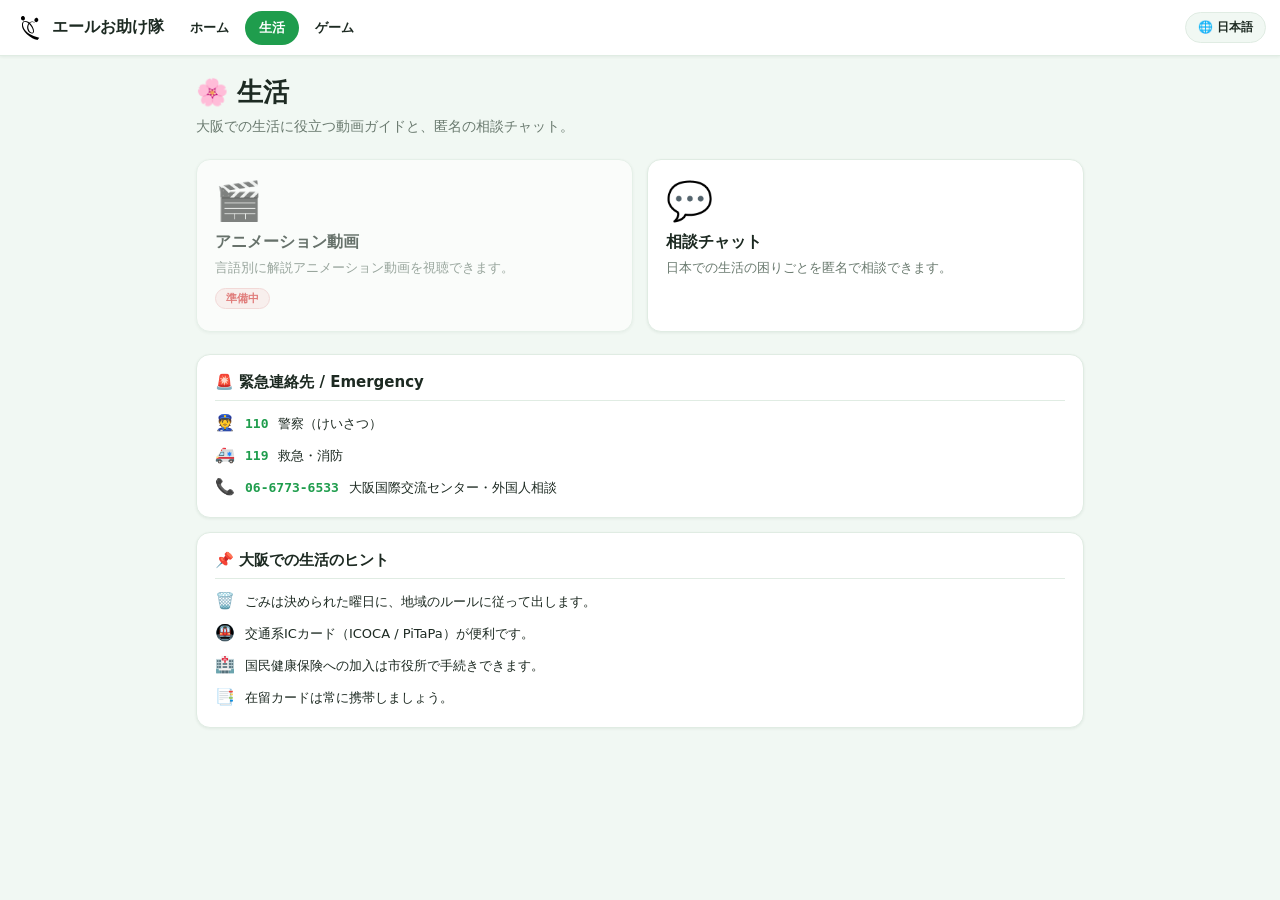
<file: videos.html>
<!DOCTYPE html>
<html lang="ja">
<head>
<meta charset="UTF-8" />
<meta name="viewport" content="width=device-width, initial-scale=1.0, viewport-fit=cover" />
<title>🎬 動画 / Videos — エールお助け隊</title>
<!-- Page temporarily disabled: remove this redirect (and re-link the
     card in daily.html) to bring the videos library back. -->
<script>location.replace('daily.html');</script>
<link rel="icon" href="data:image/svg+xml,<svg xmlns=%22http://www.w3.org/2000/svg%22 viewBox=%220 0 100 100%22><text y=%22.9em%22 font-size=%2290%22>🎬</text></svg>" />
<link rel="stylesheet" href="styles.css" />
<style>
  .upload-box {
    background: var(--c-panel);
    border: 2px dashed var(--c-line);
    border-radius: var(--radius);
    padding: 22px 18px;
    text-align: center;
    margin-bottom: 18px;
    transition: background 0.15s ease, border-color 0.15s ease;
  }
  .upload-box.drag {
    background: var(--c-accent-soft);
    border-color: var(--c-accent);
  }
  .upload-box input[type="file"] { display: none; }
  .upload-label {
    display: inline-flex;
    align-items: center;
    gap: 8px;
    background: var(--c-accent);
    color: white;
    padding: 11px 22px;
    border-radius: 999px;
    font-weight: 700;
    font-size: 13px;
    cursor: pointer;
    box-shadow: 0 3px 8px rgba(31, 157, 77, 0.3);
  }
  .upload-label:active { transform: translateY(1px); }
  .upload-hint {
    color: var(--c-muted);
    font-size: 12px;
    margin-top: 10px;
  }
  .upload-current-lang {
    display: inline-block;
    background: var(--c-accent-soft);
    color: var(--c-accent);
    border-radius: 999px;
    padding: 2px 10px;
    font-size: 12px;
    font-weight: 700;
    margin-left: 4px;
  }

  .video-grid {
    display: grid;
    grid-template-columns: repeat(auto-fill, minmax(240px, 1fr));
    gap: 12px;
  }
  .video-card {
    background: var(--c-panel);
    border: 1px solid var(--c-line);
    border-radius: var(--radius);
    overflow: hidden;
    box-shadow: var(--shadow-sm);
    display: flex;
    flex-direction: column;
  }
  .video-card video {
    width: 100%;
    aspect-ratio: 16 / 9;
    background: #000;
    display: block;
    object-fit: contain;
  }
  .video-info {
    padding: 10px 12px;
    display: flex;
    flex-direction: column;
    gap: 4px;
  }
  .video-name {
    font-size: 13px;
    font-weight: 600;
    word-break: break-all;
    line-height: 1.3;
  }
  .video-meta {
    font-size: 11px;
    color: var(--c-muted);
  }
  .video-actions {
    display: flex;
    justify-content: flex-end;
    padding: 0 8px 8px;
  }
  .btn-delete {
    background: transparent;
    border: 1px solid var(--c-line);
    border-radius: 999px;
    color: var(--c-muted);
    padding: 4px 10px;
    font-size: 11px;
    font-weight: 600;
    cursor: pointer;
    font-family: inherit;
  }
  .btn-delete:hover {
    color: #c62828;
    border-color: #c62828;
  }

  .empty-state {
    text-align: center;
    color: var(--c-muted);
    padding: 40px 20px;
    font-size: 13px;
  }
  .empty-icon { font-size: 40px; margin-bottom: 8px; display: block; }
</style>
</head>
<body>

<header class="site-header">
  <a href="index.html" class="site-brand">
    <img src="images/logo.svg" class="site-logo" alt="" />
    <span class="site-brand-text">エールお助け隊</span>
  </a>
  <nav class="site-nav">
    <a href="index.html" class="nav-link" data-page="home"  data-nav="home">ホーム</a>
    <a href="daily.html" class="nav-link" data-page="daily" data-nav="daily">生活</a>
    <a href="games.html" class="nav-link" data-page="games" data-nav="games">ゲーム</a>
  </nav>
  <button class="site-lang-toggle" type="button">🌐 日本語</button>
</header>

<main class="page">
  <h1 id="pageTitle">🎬 アニメーション動画</h1>
  <p class="lead" id="pageLead">言語別にアニメーション動画をアップロード・視聴できます。動画はこのブラウザ内に保存されます。</p>

  <div class="lang-pills" id="langPills"></div>

  <div class="upload-box" id="uploadBox">
    <label class="upload-label" for="videoUpload">
      <span>⬆️</span>
      <span id="uploadText">動画をアップロード</span>
      <span class="upload-current-lang" id="uploadLang">日本語</span>
    </label>
    <input type="file" id="videoUpload" accept="video/*" />
    <div class="upload-hint" id="uploadHint">またはここに動画ファイルをドロップ</div>
  </div>

  <div class="video-grid" id="videoGrid"></div>

  <div class="empty-state hidden" id="emptyState">
    <span class="empty-icon">📭</span>
    <span id="emptyText">この言語の動画はまだありません。</span>
  </div>

  <p class="muted center" id="footerNote" style="margin-top:24px;font-size:11px;">
    動画はあなたのブラウザ（IndexedDB）に保存されます。他の端末や他人とは共有されません。
  </p>
</main>

<script src="common.js"></script>
<script>
(() => {
  'use strict';

  const VIDEOS_I18N = {
    ja: {
      pageTitle: '🎬 アニメーション動画',
      pageLead:  '言語別にアニメーション動画をアップロード・視聴できます。動画はこのブラウザ内に保存されます。',
      uploadText: '動画をアップロード',
      uploadHint: 'またはここに動画ファイルをドロップ',
      emptyText:  'この言語の動画はまだありません。',
      footerNote: '動画はあなたのブラウザ（IndexedDB）に保存されます。他の端末や他人とは共有されません。',
      delete: '削除',
      confirmDelete: 'この動画を削除しますか？',
      uploadError: 'アップロードに失敗しました。',
    },
    en: {
      pageTitle: '🎬 Animation Videos',
      pageLead:  'Upload and watch animation videos organized by language. Videos are stored locally in this browser.',
      uploadText: 'Upload video',
      uploadHint: 'Or drop a video file here',
      emptyText:  'No videos yet for this language.',
      footerNote: 'Videos are saved in your browser (IndexedDB). They are not shared across devices or with other people.',
      delete: 'Delete',
      confirmDelete: 'Delete this video?',
      uploadError: 'Upload failed.',
    },
    zh: {
      pageTitle: '🎬 动画视频',
      pageLead:  '按语言上传和观看动画视频。视频会保存在此浏览器中。',
      uploadText: '上传视频',
      uploadHint: '或将视频文件拖放至此',
      emptyText:  '该语言尚未有视频。',
      footerNote: '视频保存在您的浏览器中 (IndexedDB)，不会跨设备或与他人共享。',
      delete: '删除',
      confirmDelete: '删除此视频？',
      uploadError: '上传失败。',
    },
    ko: {
      pageTitle: '🎬 애니메이션 동영상',
      pageLead:  '언어별로 애니메이션 동영상을 업로드하고 시청할 수 있습니다. 동영상은 이 브라우저에 저장됩니다.',
      uploadText: '동영상 업로드',
      uploadHint: '또는 동영상 파일을 여기에 끌어다 놓으세요',
      emptyText:  '이 언어의 동영상이 아직 없습니다.',
      footerNote: '동영상은 브라우저(IndexedDB)에 저장됩니다. 다른 기기나 사용자와는 공유되지 않습니다.',
      delete: '삭제',
      confirmDelete: '이 동영상을 삭제하시겠습니까?',
      uploadError: '업로드에 실패했습니다.',
    },
    my: {
      pageTitle: '🎬 အန်နီမေးရှင်း ဗီဒီယိုများ',
      pageLead:  'ဘာသာစကားအလိုက် ဗီဒီယိုများကို တင်ပြီး ကြည့်ရှုနိုင်ပါသည်။ ဗီဒီယိုများသည် ဤဘရောက်ဇာတွင် သိမ်းဆည်းသည်။',
      uploadText: 'ဗီဒီယိုတင်ပါ',
      uploadHint: 'သို့မဟုတ် ဗီဒီယိုဖိုင်ကို ဤနေရာသို့ ဆွဲချပါ',
      emptyText:  'ဤဘာသာစကားအတွက် ဗီဒီယိုမရှိသေးပါ။',
      footerNote: 'ဗီဒီယိုများသည် သင်၏ဘရောက်ဇာ (IndexedDB) တွင် သိမ်းဆည်းသည်။ အခြားစက်ပစ္စည်းများ သို့မဟုတ် အခြားသူများနှင့် မျှဝေမည်မဟုတ်ပါ။',
      delete: 'ဖျက်ပါ',
      confirmDelete: 'ဤဗီဒီယိုကို ဖျက်မှာ သေချာပါသလား?',
      uploadError: 'တင်ခြင်း မအောင်မြင်ပါ။',
    },
    vi: {
      pageTitle: '🎬 Video hoạt hình',
      pageLead:  'Tải lên và xem các video hoạt hình theo ngôn ngữ. Video được lưu trong trình duyệt của bạn.',
      uploadText: 'Tải video lên',
      uploadHint: 'Hoặc kéo và thả tệp video vào đây',
      emptyText:  'Chưa có video nào cho ngôn ngữ này.',
      footerNote: 'Video được lưu trong trình duyệt (IndexedDB). Không chia sẻ giữa các thiết bị hay với người khác.',
      delete: 'Xóa',
      confirmDelete: 'Xóa video này?',
      uploadError: 'Tải lên thất bại.',
    },
  };

  // ---------- State ----------
  // selectedLang = the language currently being viewed (which bucket of videos)
  let selectedLang = getLang();
  const objectUrls = new Map(); // id -> URL.createObjectURL

  // ---------- Helpers ----------
  function L() { return VIDEOS_I18N[getLang()] || VIDEOS_I18N.ja; }
  function langName(code) {
    const l = LANGS.find(x => x.code === code);
    return l ? l.name : code;
  }
  function escapeHtml(s) {
    return String(s).replace(/[&<>"']/g, c => ({'&':'&amp;','<':'&lt;','>':'&gt;','"':'&quot;',"'":'&#39;'}[c]));
  }
  function fmtSize(n) {
    if (n < 1024) return n + ' B';
    if (n < 1024*1024) return (n/1024).toFixed(1) + ' KB';
    return (n/1024/1024).toFixed(1) + ' MB';
  }
  function fmtDate(ts) {
    try { return new Date(ts).toLocaleDateString(); } catch (_) { return ''; }
  }
  function revokeUrls() {
    for (const u of objectUrls.values()) URL.revokeObjectURL(u);
    objectUrls.clear();
  }

  // ---------- UI rendering ----------
  function buildLangPills() {
    const pills = document.getElementById('langPills');
    pills.innerHTML = '';
    for (const lang of LANGS) {
      const b = document.createElement('button');
      b.type = 'button';
      b.className = 'lang-pill' + (lang.code === selectedLang ? ' active' : '');
      b.textContent = lang.name;
      if (lang.code === 'my') b.classList.add('lang-my');
      b.addEventListener('click', () => {
        selectedLang = lang.code;
        buildLangPills();
        document.getElementById('uploadLang').textContent = langName(selectedLang);
        renderVideos();
      });
      pills.appendChild(b);
    }
  }

  async function renderVideos() {
    revokeUrls();
    const grid = document.getElementById('videoGrid');
    const empty = document.getElementById('emptyState');
    grid.innerHTML = '';
    let videos;
    try {
      videos = await VideoDB.list(selectedLang);
    } catch (e) {
      console.error(e);
      videos = [];
    }
    if (!videos.length) {
      empty.classList.remove('hidden');
      return;
    }
    empty.classList.add('hidden');
    for (const v of videos) {
      const url = URL.createObjectURL(v.blob);
      objectUrls.set(v.id, url);
      const card = document.createElement('div');
      card.className = 'video-card';
      card.innerHTML = `
        <video src="${url}" controls preload="metadata"></video>
        <div class="video-info">
          <div class="video-name">${escapeHtml(v.name || '')}</div>
          <div class="video-meta">${fmtSize(v.size)} · ${fmtDate(v.uploadedAt)}</div>
        </div>
        <div class="video-actions">
          <button class="btn-delete" data-id="${v.id}" type="button">× ${escapeHtml(L().delete)}</button>
        </div>
      `;
      grid.appendChild(card);
    }
    grid.querySelectorAll('.btn-delete').forEach(btn => {
      btn.addEventListener('click', async () => {
        if (!confirm(L().confirmDelete)) return;
        try {
          await VideoDB.delete(parseInt(btn.dataset.id, 10));
          renderVideos();
        } catch (e) { console.error(e); }
      });
    });
  }

  function applyI18n() {
    const Li = L();
    for (const k of ['pageTitle','pageLead','uploadText','uploadHint','emptyText','footerNote']) {
      const el = document.getElementById(k);
      if (el) el.textContent = Li[k];
    }
    document.getElementById('uploadLang').textContent = langName(selectedLang);
  }

  async function handleFiles(files) {
    if (!files || !files.length) return;
    const file = files[0];
    if (!file.type.startsWith('video/')) {
      alert(L().uploadError);
      return;
    }
    try {
      await VideoDB.add(selectedLang, file);
      renderVideos();
    } catch (e) {
      console.error(e);
      alert(L().uploadError);
    }
  }

  // ---------- Events ----------
  const fileInput = document.getElementById('videoUpload');
  fileInput.addEventListener('change', (e) => {
    handleFiles(e.target.files);
    e.target.value = '';
  });

  const dropBox = document.getElementById('uploadBox');
  ['dragenter','dragover'].forEach(ev => {
    dropBox.addEventListener(ev, (e) => {
      e.preventDefault(); e.stopPropagation();
      dropBox.classList.add('drag');
    });
  });
  ['dragleave','drop'].forEach(ev => {
    dropBox.addEventListener(ev, (e) => {
      e.preventDefault(); e.stopPropagation();
      dropBox.classList.remove('drag');
    });
  });
  dropBox.addEventListener('drop', (e) => {
    const files = e.dataTransfer && e.dataTransfer.files;
    handleFiles(files);
  });

  function refreshAll() {
    applySiteHeader('daily');
    applyI18n();
    buildLangPills();
    renderVideos();
  }

  refreshAll();
  setupLangToggle(() => refreshAll());

  window.addEventListener('beforeunload', revokeUrls);
})();
</script>
</body>
</html>
</file>
<file: styles.css>
/* ================================================
   Osaka Support — shared site styles
   Used across index.html, game.html, videos.html
   ================================================ */

*, *::before, *::after { box-sizing: border-box; margin: 0; padding: 0; }

:root {
  /* ---- Theme: green / white / a little red ---- */
  --c-accent:      #1f9d4d;  /* green — primary */
  --c-accent-2:    #157a3a;  /* darker green */
  --c-accent-soft: #e9f6ee;  /* light green tint for selected / hover fills */
  --c-red:         #d83a3a;  /* red — small accents, danger */
  --c-red-soft:    #fcebeb;  /* light red tint */

  --c-bg:       #f1f8f3;     /* near-white, faint green */
  --c-panel:    #ffffff;
  --c-text:     #1d2a22;
  --c-muted:    #6a7a6f;
  --c-line:     #e0ece3;

  /* Trash-game bin categories — kept distinct but on-theme
     (green / red / neutral-blue-grey). */
  --c-burnable: #d83a3a;
  --c-recycle:  #1f9d4d;
  --c-plastic:  #3f7cb8;

  --shadow-sm:  0 1px 3px rgba(20,60,35,0.07);
  --shadow-md:  0 4px 12px rgba(20,60,35,0.10);
  --shadow-lg:  0 10px 24px rgba(20,60,35,0.16);
  --radius:     14px;
  --site-header-h: 56px;
}

html, body { width: 100%; }
body {
  font-family: "Hiragino Kaku Gothic ProN", "Hiragino Sans", "Yu Gothic Medium",
               "Yu Gothic", "Meiryo", "Noto Sans CJK JP", "Noto Sans CJK SC",
               "Noto Sans CJK KR", "Noto Sans Myanmar", "Pyidaungsu", "Padauk",
               system-ui, sans-serif;
  background: var(--c-bg);
  color: var(--c-text);
  -webkit-tap-highlight-color: transparent;
  min-height: 100dvh;
}

[lang="my"], .lang-my {
  font-family: "Noto Sans Myanmar", "Pyidaungsu", "Padauk",
               "Myanmar Text", sans-serif;
}

/* ================ Site header ================ */
.site-header {
  background: var(--c-panel);
  border-bottom: 1px solid var(--c-line);
  padding: 0 14px;
  display: flex;
  align-items: center;
  gap: 12px;
  position: sticky;
  top: 0;
  z-index: 200;
  height: var(--site-header-h);
  box-shadow: var(--shadow-sm);
}

.site-brand {
  font-weight: 800;
  font-size: 16px;
  flex-shrink: 0;
  white-space: nowrap;
  color: var(--c-text);
  text-decoration: none;
  display: inline-flex;
  align-items: center;
  gap: 8px;
}
.site-logo {
  width: 30px;
  height: 30px;
  display: block;
  flex-shrink: 0;
}
.site-brand-text { white-space: nowrap; }
@media (max-width: 480px) {
  .site-brand-text { display: none; }   /* logo only on small screens */
}

.site-nav {
  display: flex;
  gap: 2px;
  flex: 1;
  overflow-x: auto;
  scrollbar-width: none;
}
.site-nav::-webkit-scrollbar { display: none; }

.nav-link {
  color: var(--c-text);
  text-decoration: none;
  padding: 8px 14px;
  border-radius: 999px;
  font-size: 13px;
  font-weight: 600;
  white-space: nowrap;
  transition: background 0.12s ease;
}
.nav-link:hover { background: var(--c-bg); }
.nav-link.active {
  background: var(--c-accent);
  color: white;
}

.site-lang-toggle {
  background: var(--c-bg);
  border: 1px solid var(--c-line);
  border-radius: 999px;
  padding: 6px 12px;
  font-size: 12px;
  font-weight: 600;
  cursor: pointer;
  color: var(--c-text);
  font-family: inherit;
  white-space: nowrap;
  flex-shrink: 0;
}
.site-lang-toggle:hover { background: #f0ebe2; }

/* Lang menu (popup from header toggle) */
.lang-menu {
  position: fixed;
  background: var(--c-panel);
  border: 1px solid var(--c-line);
  border-radius: 12px;
  box-shadow: var(--shadow-lg);
  padding: 6px;
  display: flex;
  flex-direction: column;
  gap: 2px;
  z-index: 9999;
  min-width: 140px;
}
.lang-menu-item {
  background: transparent;
  border: none;
  text-align: left;
  padding: 8px 12px;
  font-size: 13px;
  font-weight: 600;
  border-radius: 8px;
  cursor: pointer;
  color: var(--c-text);
  font-family: inherit;
}
.lang-menu-item:hover { background: var(--c-bg); }
.lang-menu-item.active { background: var(--c-accent); color: white; }

/* ================ Page container ================ */
.page {
  max-width: 920px;
  margin: 0 auto;
  padding: 20px 16px 40px;
}

.page h1 {
  font-size: 26px;
  font-weight: 800;
  margin-bottom: 6px;
  line-height: 1.25;
}
.page h2 {
  font-size: 20px;
  font-weight: 700;
  margin-bottom: 8px;
  line-height: 1.3;
}
.page .lead {
  font-size: 14px;
  color: var(--c-muted);
  line-height: 1.6;
  margin-bottom: 18px;
}

/* ================ Cards / sections ================ */
.card {
  background: var(--c-panel);
  border: 1px solid var(--c-line);
  border-radius: var(--radius);
  padding: 18px;
  box-shadow: var(--shadow-sm);
}

.feature-grid {
  display: grid;
  grid-template-columns: repeat(auto-fit, minmax(240px, 1fr));
  gap: 14px;
  margin: 22px 0;
}

.feature-card {
  background: var(--c-panel);
  border: 1px solid var(--c-line);
  border-radius: var(--radius);
  padding: 22px 18px;
  text-decoration: none;
  color: var(--c-text);
  box-shadow: var(--shadow-sm);
  transition: transform 0.15s ease, box-shadow 0.15s ease;
  display: flex;
  flex-direction: column;
  gap: 6px;
}
.feature-card:hover {
  transform: translateY(-3px);
  box-shadow: var(--shadow-md);
}
.feature-card.disabled { opacity: 0.65; cursor: default; }
.feature-card.disabled:hover { transform: none; box-shadow: var(--shadow-sm); }
.soon-badge {
  align-self: flex-start;
  font-size: 11px;
  font-weight: 700;
  color: var(--c-red);
  background: var(--c-red-soft);
  border: 1px solid #f3c9c9;
  border-radius: 999px;
  padding: 2px 10px;
  margin-top: 4px;
}
.feature-card .feature-icon {
  font-size: 38px;
  line-height: 1;
  margin-bottom: 6px;
}
.feature-card h3 {
  font-size: 16px;
  font-weight: 700;
}
.feature-card p {
  font-size: 12.5px;
  color: var(--c-muted);
  line-height: 1.5;
}

/* Info card with list */
.info-card {
  background: var(--c-panel);
  border: 1px solid var(--c-line);
  border-radius: var(--radius);
  padding: 18px;
  box-shadow: var(--shadow-sm);
  margin: 14px 0;
}
.info-card h3 {
  font-size: 15px;
  font-weight: 700;
  margin-bottom: 10px;
  padding-bottom: 8px;
  border-bottom: 1px solid var(--c-line);
}
.info-card ul {
  list-style: none;
  padding: 0;
  display: flex;
  flex-direction: column;
  gap: 8px;
}
.info-card li {
  font-size: 13px;
  line-height: 1.5;
  display: flex;
  gap: 10px;
  align-items: baseline;
}
.info-card li .icon { font-size: 16px; flex-shrink: 0; }
.info-card li .num {
  font-weight: 700;
  font-family: ui-monospace, "SF Mono", Menlo, monospace;
  color: var(--c-accent);
}

/* ================ Buttons ================ */
.btn {
  background: var(--c-accent);
  color: white;
  border: none;
  border-radius: 999px;
  padding: 12px 28px;
  font-size: 14px;
  font-weight: 700;
  cursor: pointer;
  box-shadow: 0 3px 8px rgba(31, 157, 77, 0.28);
  font-family: inherit;
  text-decoration: none;
  display: inline-block;
  transition: transform 0.1s ease;
}
.btn:active { transform: translateY(1px); }

.btn-ghost {
  background: var(--c-panel);
  color: var(--c-text);
  border: 1px solid var(--c-line);
  box-shadow: none;
}

/* ================ Game setup panel (games.html) ================ */
.game-setup {
  margin-top: 14px;
  padding: 18px 16px;
  background: var(--c-panel);
  border: 1px solid var(--c-line);
  border-radius: 16px;
  display: flex;
  flex-direction: column;
  align-items: center;
  gap: 12px;
  animation: setupIn 0.25s ease;
}
@keyframes setupIn {
  from { opacity: 0; transform: translateY(-8px); }
  to   { opacity: 1; transform: none; }
}
.game-setup .mode-row { display: flex; gap: 10px; flex-wrap: wrap; justify-content: center; }
.game-setup .mode-btn { min-width: 130px; }
.game-setup .mode-btn.active { outline: 2.5px solid var(--c-accent); outline-offset: 2px; }
.game-setup .vs-setup {
  display: flex;
  flex-direction: column;
  align-items: center;
  gap: 10px;
  width: 100%;
  max-width: 300px;
}
.game-setup .vs-input {
  width: 100%;
  padding: 11px 14px;
  border: 1px solid var(--c-line);
  border-radius: 12px;
  font-size: 15px;
  font-family: inherit;
  text-align: center;
  background: #fff;
}
.game-setup .vs-input:focus { outline: 2px solid var(--c-accent); }
.game-setup .vs-or { font-size: 12px; color: var(--c-muted); }
.vs-code-slots { display: flex; gap: 7px; }
.vs-code-slot {
  width: 46px; height: 46px;
  border: 1.5px dashed var(--c-line);
  border-radius: 12px;
  background: #fff;
  display: flex; align-items: center; justify-content: center;
  color: var(--c-line); font-size: 18px;
}
.vs-code-slot.filled { border-style: solid; border-color: var(--c-accent); }
.vs-code-slot img { width: 38px; height: 38px; object-fit: contain; }
.vs-keypad { display: flex; gap: 8px; align-items: center; }
.vs-key {
  width: 54px; height: 54px;
  border: 1px solid var(--c-line);
  border-radius: 13px;
  background: #fff;
  cursor: pointer;
  padding: 6px;
  transition: transform 0.07s ease, border-color 0.07s ease;
}
.vs-key:hover { border-color: var(--c-accent); }
.vs-key:active { transform: scale(0.9); }
.vs-key img { width: 100%; height: 100%; object-fit: contain; pointer-events: none; }
.vs-key.vs-key-del { font-size: 20px; color: var(--c-muted); padding: 0; }
.btn[disabled] { opacity: 0.45; cursor: default; }

/* ================ Scan-to-open QR (home page) ================ */
.qr-card {
  margin-top: 26px;
  padding: 20px 16px;
  background: var(--c-panel);
  border: 1px solid var(--c-line);
  border-radius: var(--radius);
  box-shadow: var(--shadow-sm);
  display: flex;
  flex-direction: column;
  align-items: center;
  gap: 8px;
  text-align: center;
}
.qr-box svg {
  display: block;
  border: 1px solid var(--c-line);
  border-radius: 10px;
}
.qr-label { font-size: 13px; font-weight: 700; }
.qr-url { font-size: 11px; color: var(--c-muted); word-break: break-all; }

/* ================ High scores + grades ================ */
.grade-chip {
  display: inline-flex;
  align-items: center;
  gap: 3px;
  border-radius: 999px;
  padding: 1px 9px;
  font-size: 11.5px;
  font-weight: 800;
  border: 1px solid currentColor;
  white-space: nowrap;
}
.grade-bronze { color: #a3652c; background: #faf1e6; }
.grade-silver { color: #66727d; background: #f1f4f7; }
.grade-gold   { color: #ad7d08; background: #fdf6e0; }
.grade-jouzu  { color: #b0399f; background: #fdeefa; }

.hs-row {
  display: flex;
  align-items: center;
  justify-content: center;
  gap: 10px;
  flex-wrap: wrap;
  font-size: 12.5px;
  color: var(--c-muted);
  margin: 4px 0;
}
.hs-row b { color: var(--c-text); }
.hs-new { color: var(--c-red); font-weight: 800; }

.hs-rewards-btn {
  background: none;
  border: none;
  color: var(--c-muted);
  font-size: 11.5px;
  font-weight: 700;
  cursor: pointer;
  font-family: inherit;
  padding: 3px 8px;
  border-radius: 999px;
}
.hs-rewards-btn:hover { background: var(--c-bg); color: var(--c-text); }

.hs-rewards { display: flex; flex-direction: column; gap: 6px; width: 100%; max-width: 320px; }
.reward-row {
  display: flex;
  align-items: center;
  gap: 8px;
  font-size: 11.5px;
  background: #fff;
  border: 1px solid var(--c-line);
  border-radius: 10px;
  padding: 6px 10px;
}
.reward-row .grade-chip { flex-shrink: 0; }
.reward-row .reward-req { color: var(--c-muted); font-weight: 700; flex-shrink: 0; min-width: 40px; }
.reward-row .reward-name { flex: 1; text-align: left; }
.reward-row .reward-soon {
  flex-shrink: 0;
  font-size: 10px;
  font-weight: 700;
  color: var(--c-muted);
  background: var(--c-bg);
  border: 1px solid var(--c-line);
  border-radius: 999px;
  padding: 1px 7px;
}
.reward-row.locked { opacity: 0.55; }

/* ================ Versus lobby (game.html + kana.html) ================ */
.vs-code-show {
  background: #fff;
  border: 1px solid var(--c-line);
  border-radius: 12px;
  padding: 10px 16px;
  margin-bottom: 12px;
  font-size: 13px;
  color: var(--c-muted);
  text-align: center;
}
.vs-code-imgs { display: flex; gap: 7px; justify-content: center; margin-top: 7px; }
.vs-code-imgs img {
  width: 46px; height: 46px;
  object-fit: contain;
  background: var(--c-panel);
  border: 1.5px solid var(--c-accent);
  border-radius: 12px;
  padding: 4px;
}
.vs-players { display: flex; flex-direction: column; gap: 6px; margin-bottom: 12px; width: 100%; max-width: 280px; }
.vs-player {
  display: flex; align-items: center; justify-content: space-between;
  gap: 8px; padding: 9px 14px; border-radius: 999px;
  background: var(--c-panel); border: 1px solid var(--c-line);
  font-size: 14px; font-weight: 700;
}
.vs-player .tag { font-size: 10px; font-weight: 700; color: var(--c-muted); }
.vs-player.ready { border-color: var(--c-accent); background: var(--c-accent-soft); }
.vs-player.empty { color: var(--c-muted); font-weight: 500; font-style: italic; }
.vs-waiting { font-size: 13px; color: var(--c-muted); }
.vs-status { font-size: 12px; min-height: 16px; }
.vs-status.warn { color: var(--c-red); }
#vsLobby { display: flex; flex-direction: column; align-items: center; width: 100%; }
#vsBackBtn { margin-top: 12px; }

.vs-result {
  font-size: 22px;
  font-weight: 800;
  margin: 4px 0 8px;
}
.vs-result.win  { color: var(--c-accent); }
.vs-result.lose { color: var(--c-red); }
.vs-result.draw { color: var(--c-muted); }
.vs-result .vs-sub { display: block; font-size: 12px; font-weight: 600; color: var(--c-muted); margin-top: 2px; }

/* ================ Language pills (in-page) ================ */
.lang-pills {
  display: flex;
  flex-wrap: wrap;
  gap: 6px;
  margin: 14px 0 18px;
}
.lang-pill {
  background: var(--c-panel);
  border: 1px solid var(--c-line);
  border-radius: 999px;
  padding: 7px 14px;
  font-size: 13px;
  font-weight: 600;
  cursor: pointer;
  color: var(--c-text);
  font-family: inherit;
}
.lang-pill:hover { background: #f5f0e7; }
.lang-pill.active {
  background: var(--c-accent);
  color: white;
  border-color: var(--c-accent);
}

/* ================ Utility ================ */
.hidden { display: none !important; }
.muted  { color: var(--c-muted); }
.center { text-align: center; }

/* ================ Reaction popups (games) ================ */
.reaction-pop {
  position: fixed;
  z-index: 300;
  pointer-events: none;
  background: none;
  border: none;
  opacity: 0;
  transform: scale(0.3) rotate(-8deg);
  transition: transform 0.28s cubic-bezier(.34, 1.56, .64, 1), opacity 0.2s ease;
  /* width / height are set inline to the same value, and object-fit
     ensures every image fills that square box uniformly. */
  object-fit: contain;
  will-change: transform, opacity;
}
.reaction-pop.in  { opacity: 1; transform: scale(1) rotate(0deg); }
.reaction-pop.out {
  opacity: 0;
  transform: scale(0.6) rotate(6deg);
  transition: transform 0.34s ease, opacity 0.34s ease;
}
@media (prefers-reduced-motion: reduce) {
  .reaction-pop, .reaction-pop.in, .reaction-pop.out { transition: opacity 0.2s ease; transform: none; }
}

@media (max-width: 480px) {
  .site-header { padding: 0 10px; gap: 8px; }
  .site-brand { font-size: 14px; }
  .nav-link { padding: 7px 11px; font-size: 12.5px; }
  .site-lang-toggle { font-size: 11px; padding: 5px 10px; }
  .page { padding: 14px 12px 30px; }
  .page h1 { font-size: 22px; }
}
</file>
